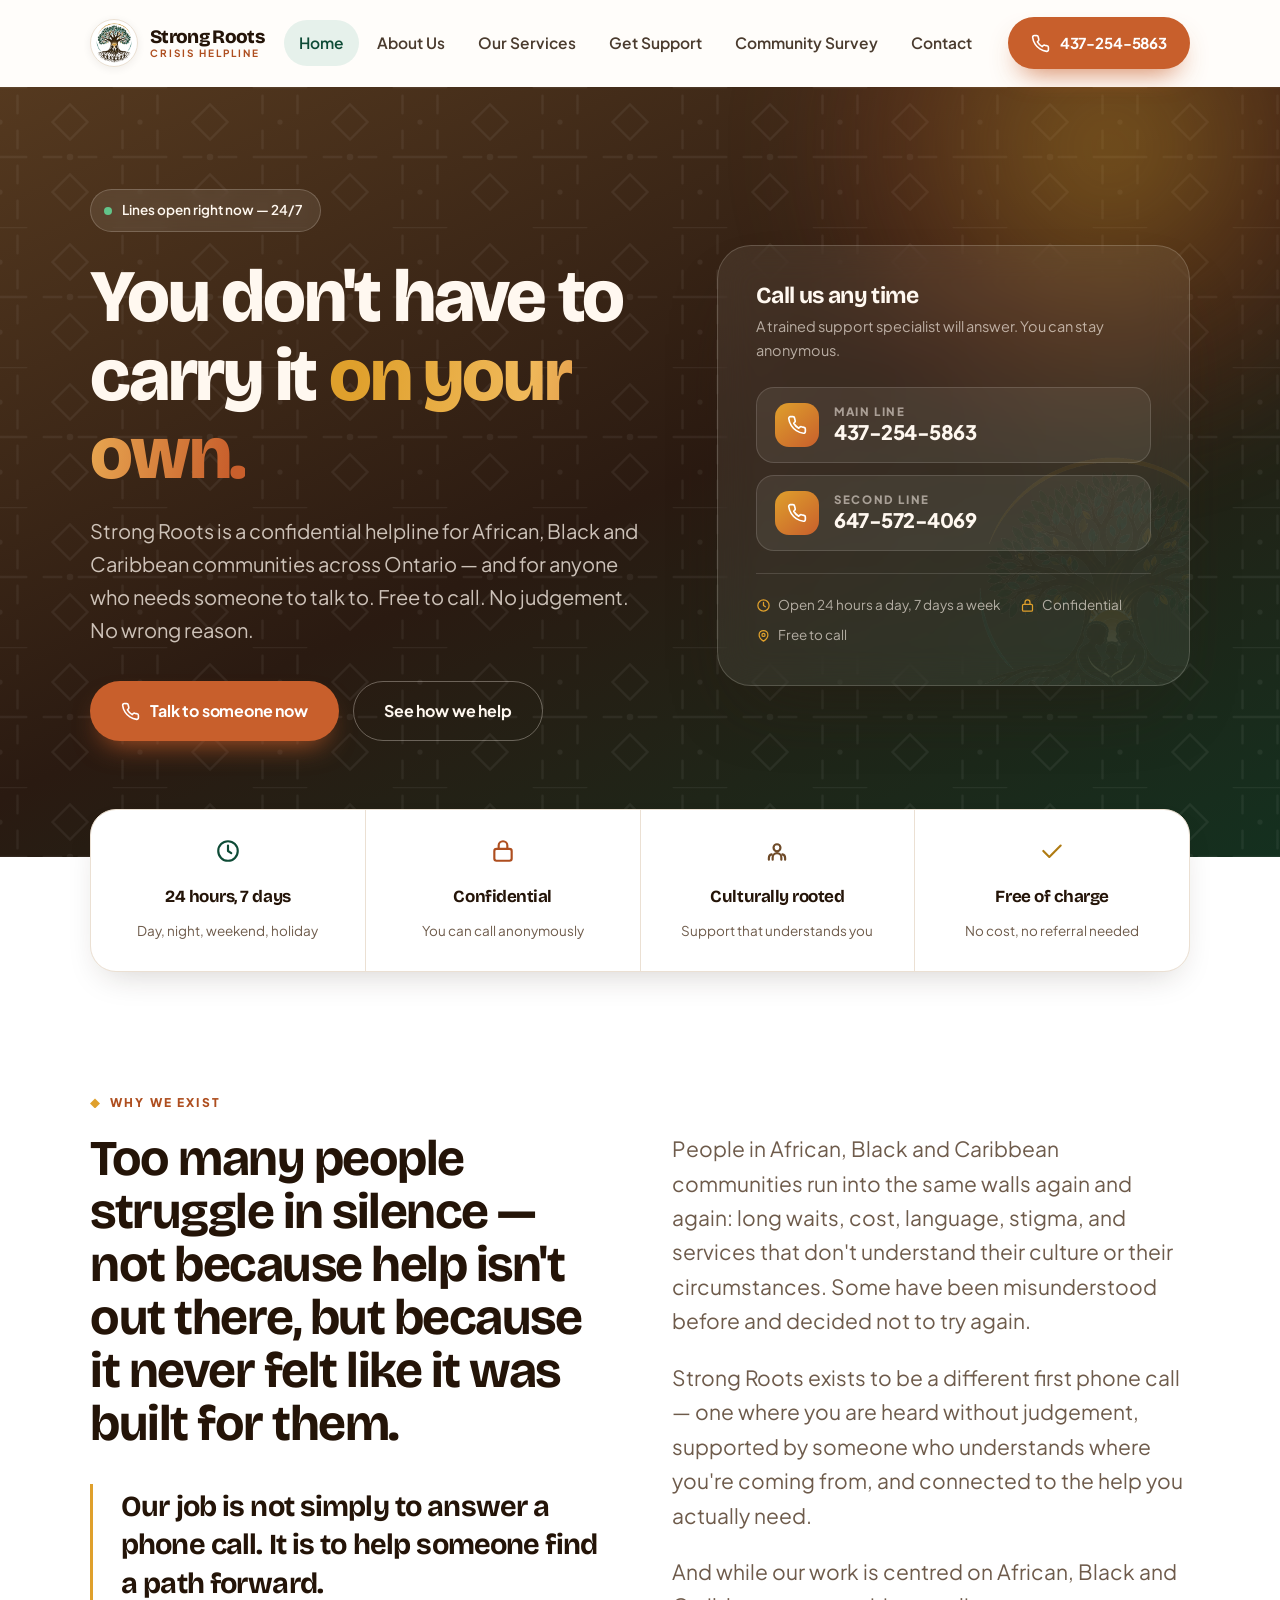
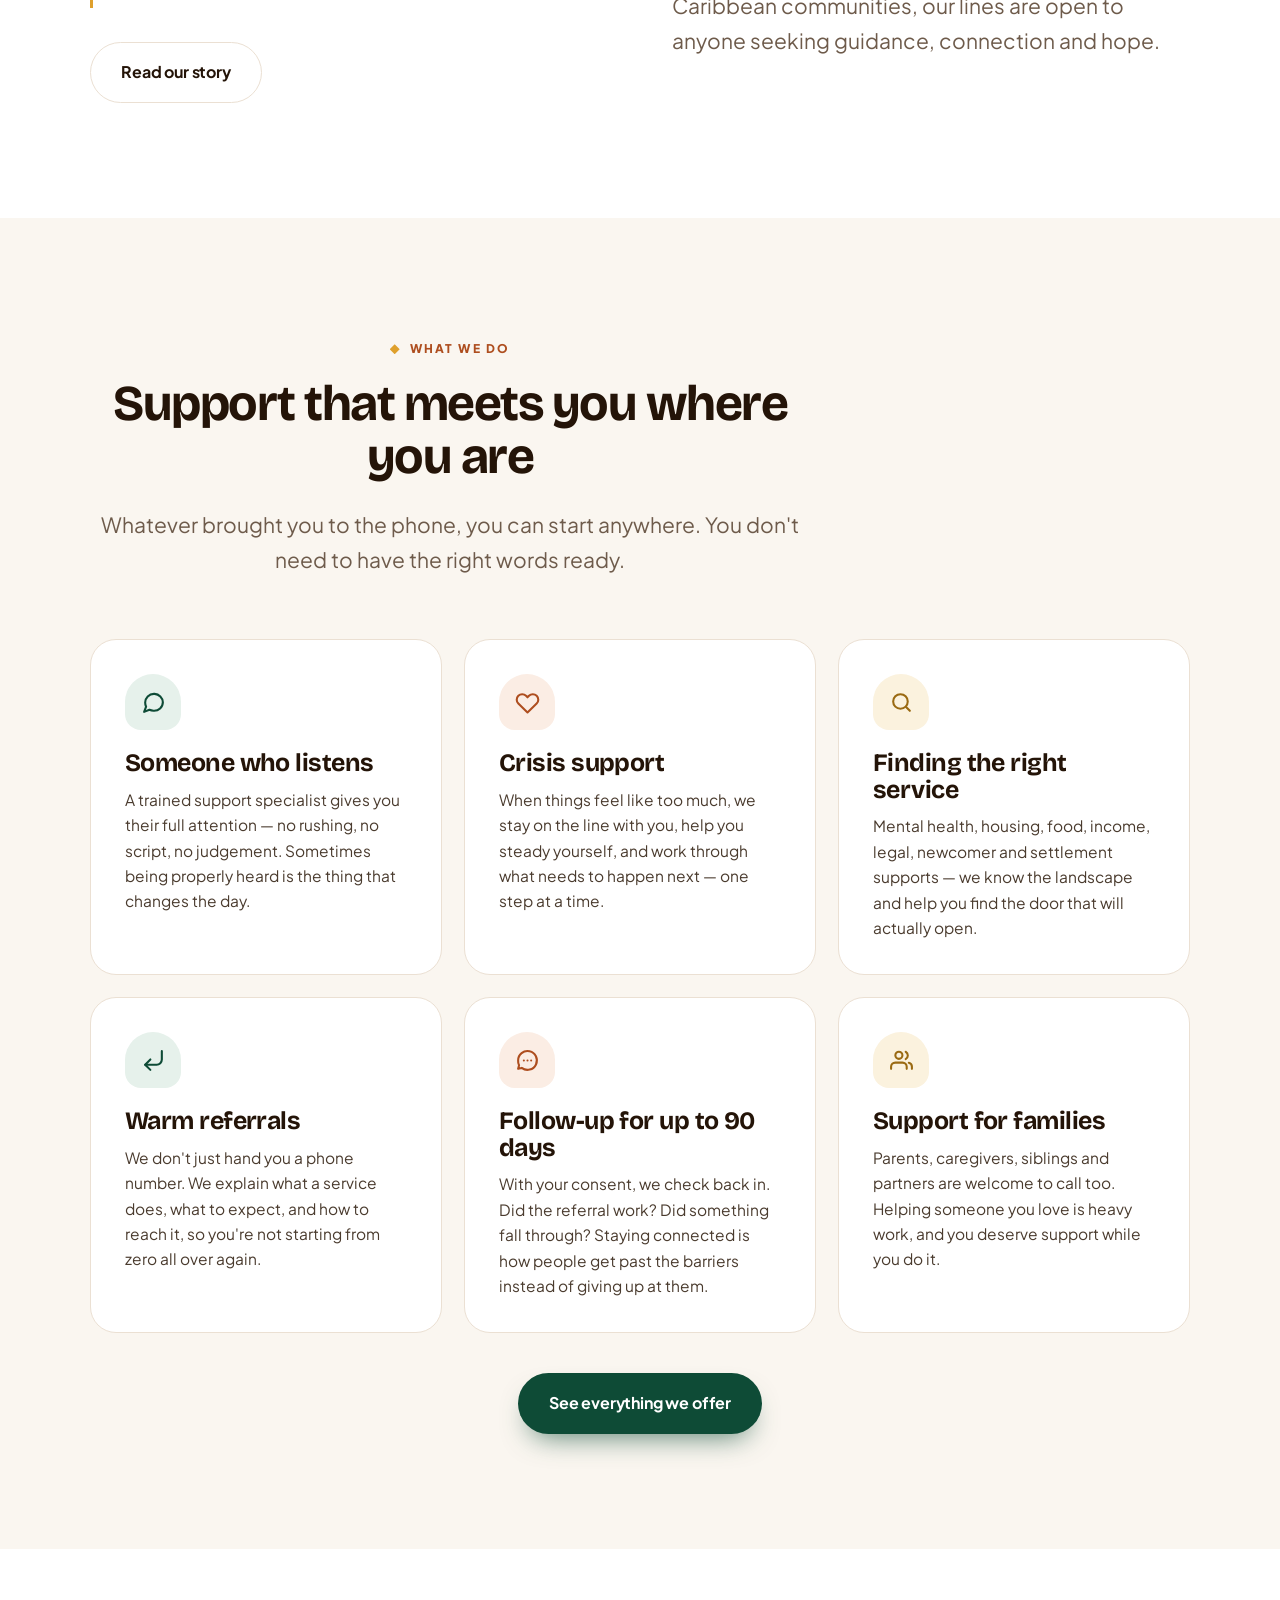
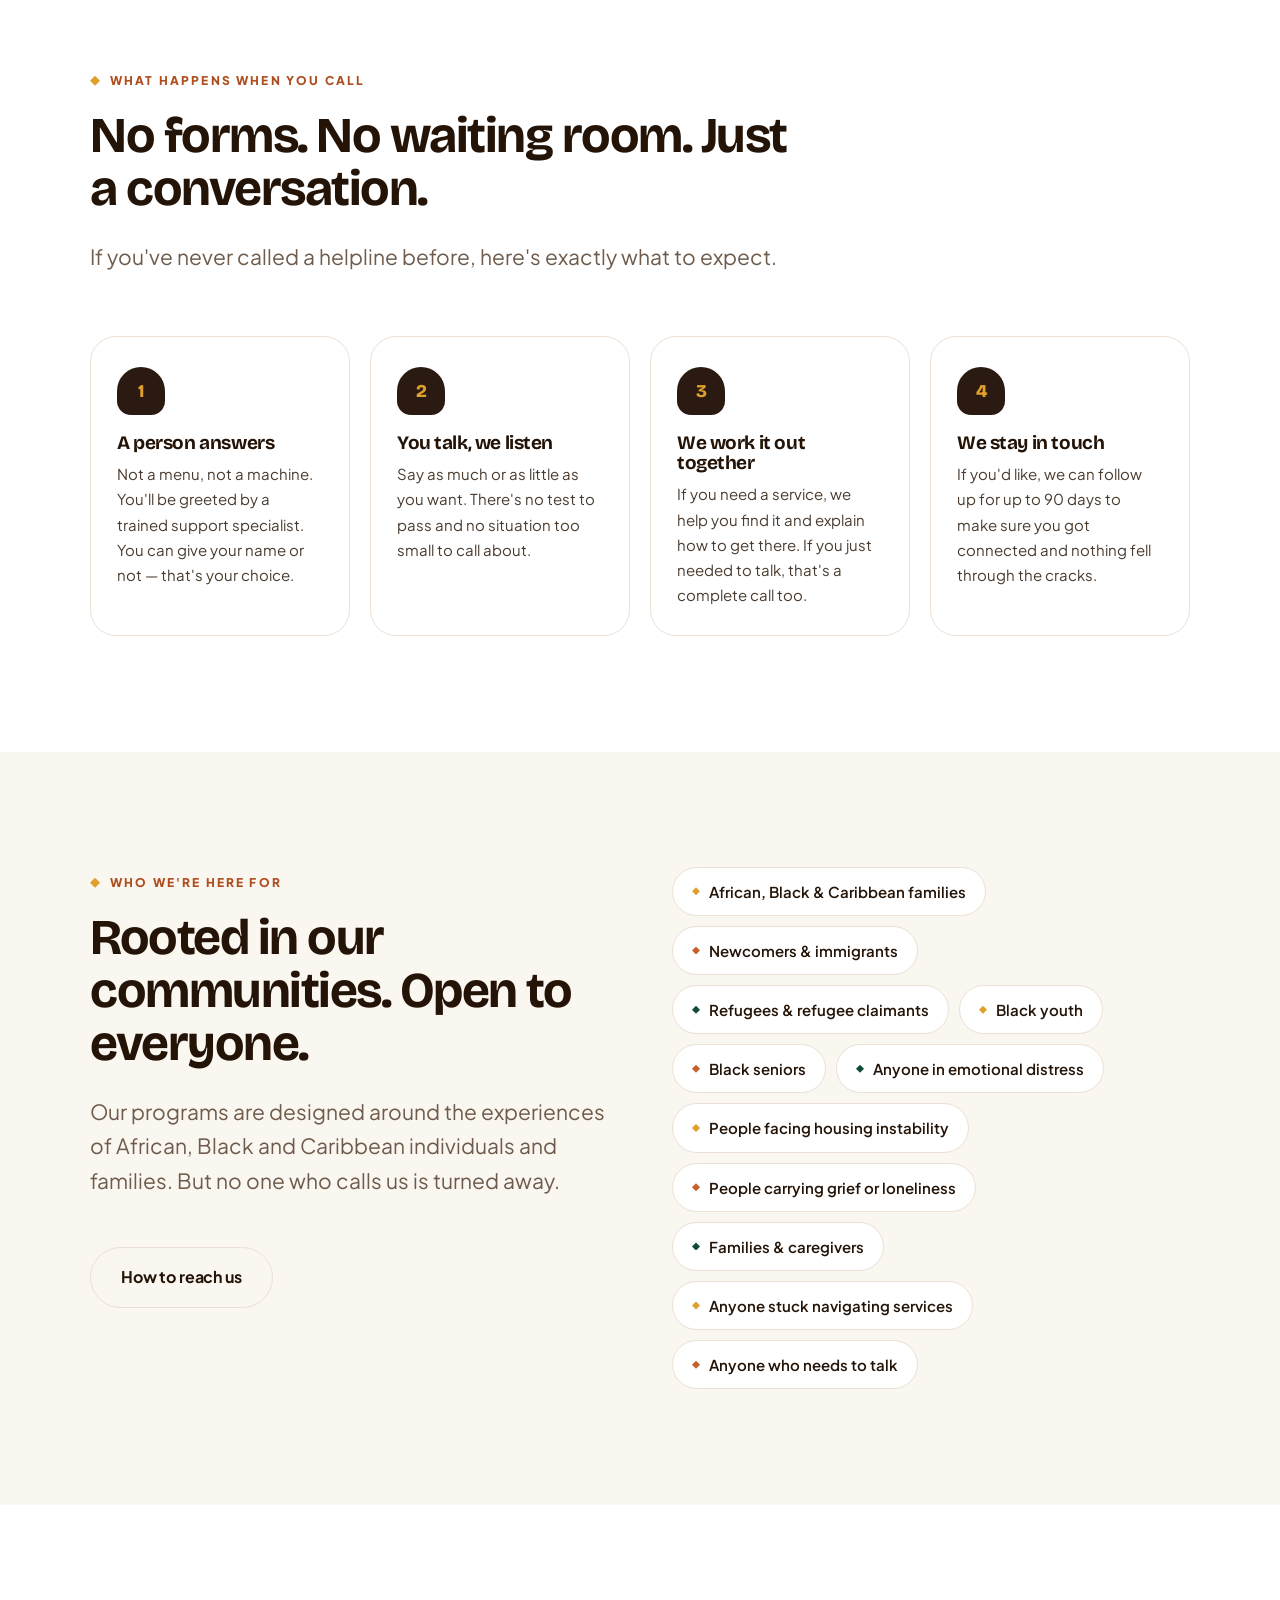
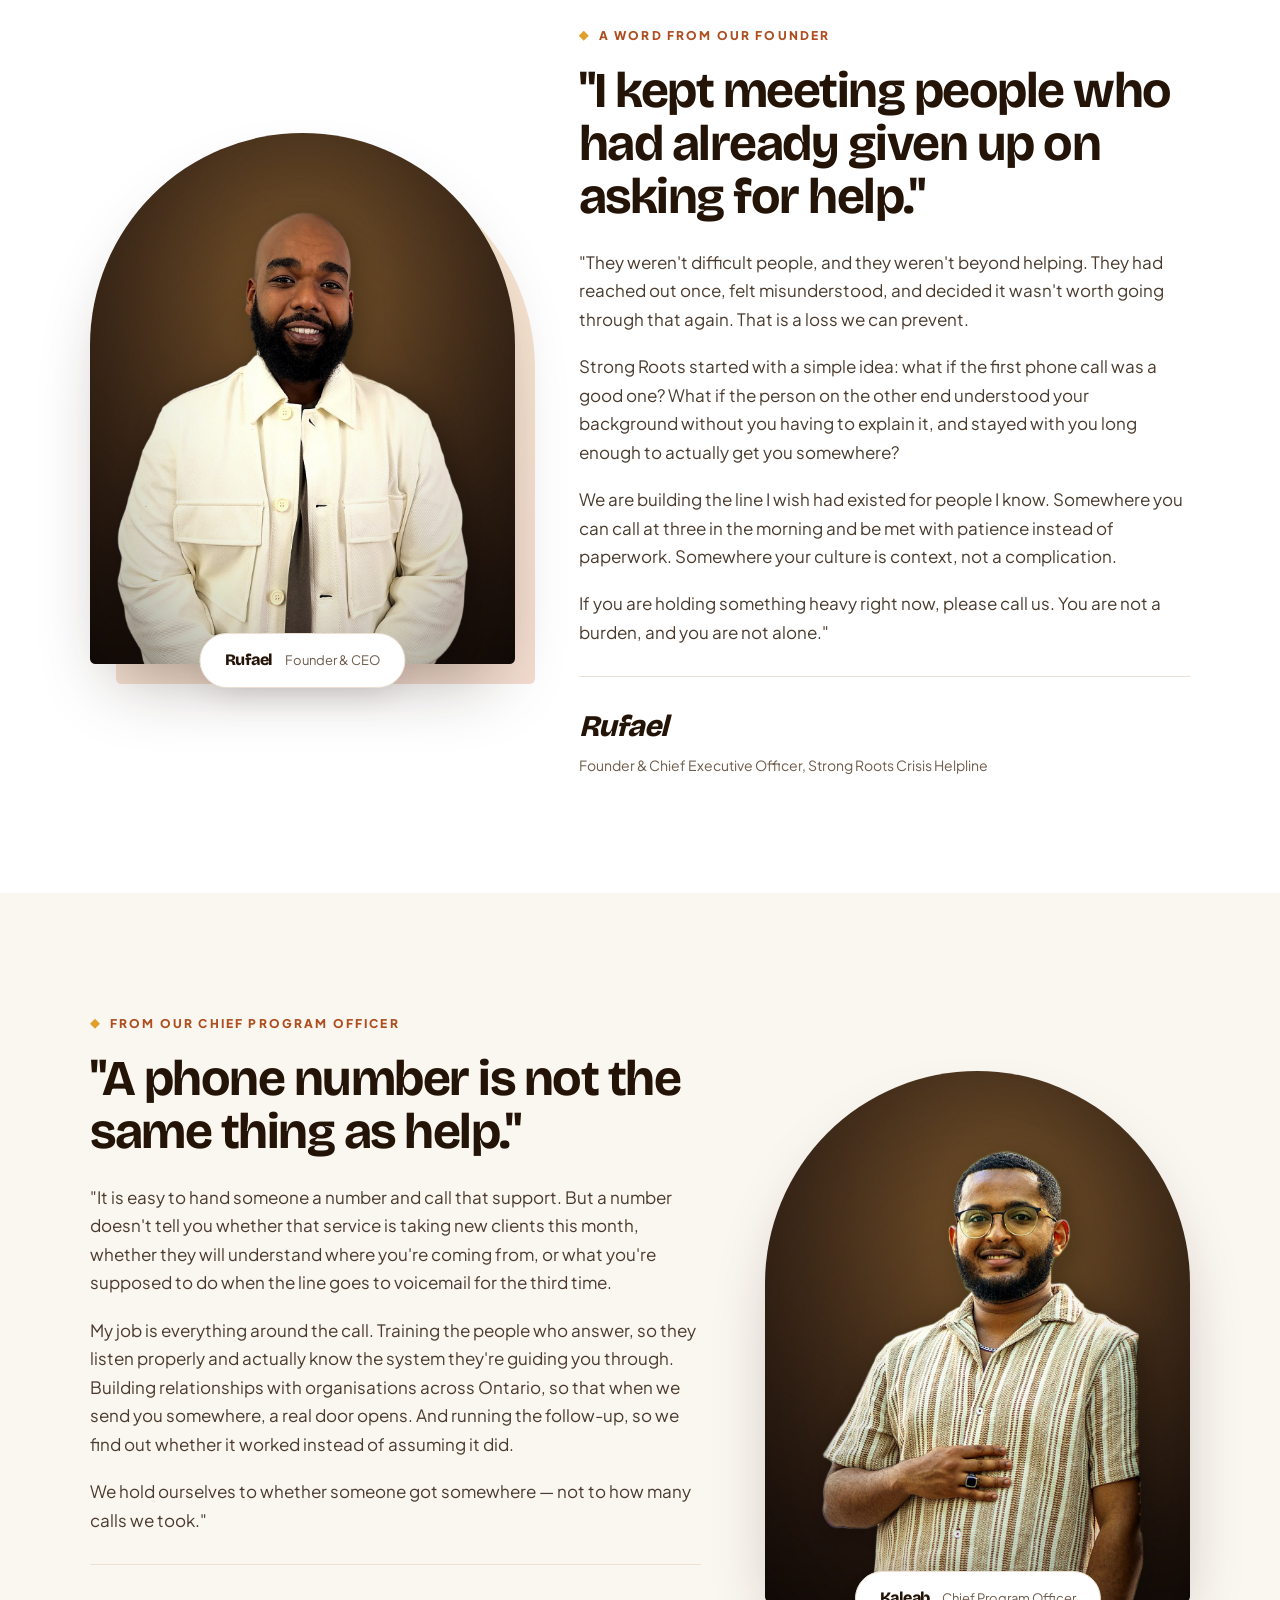
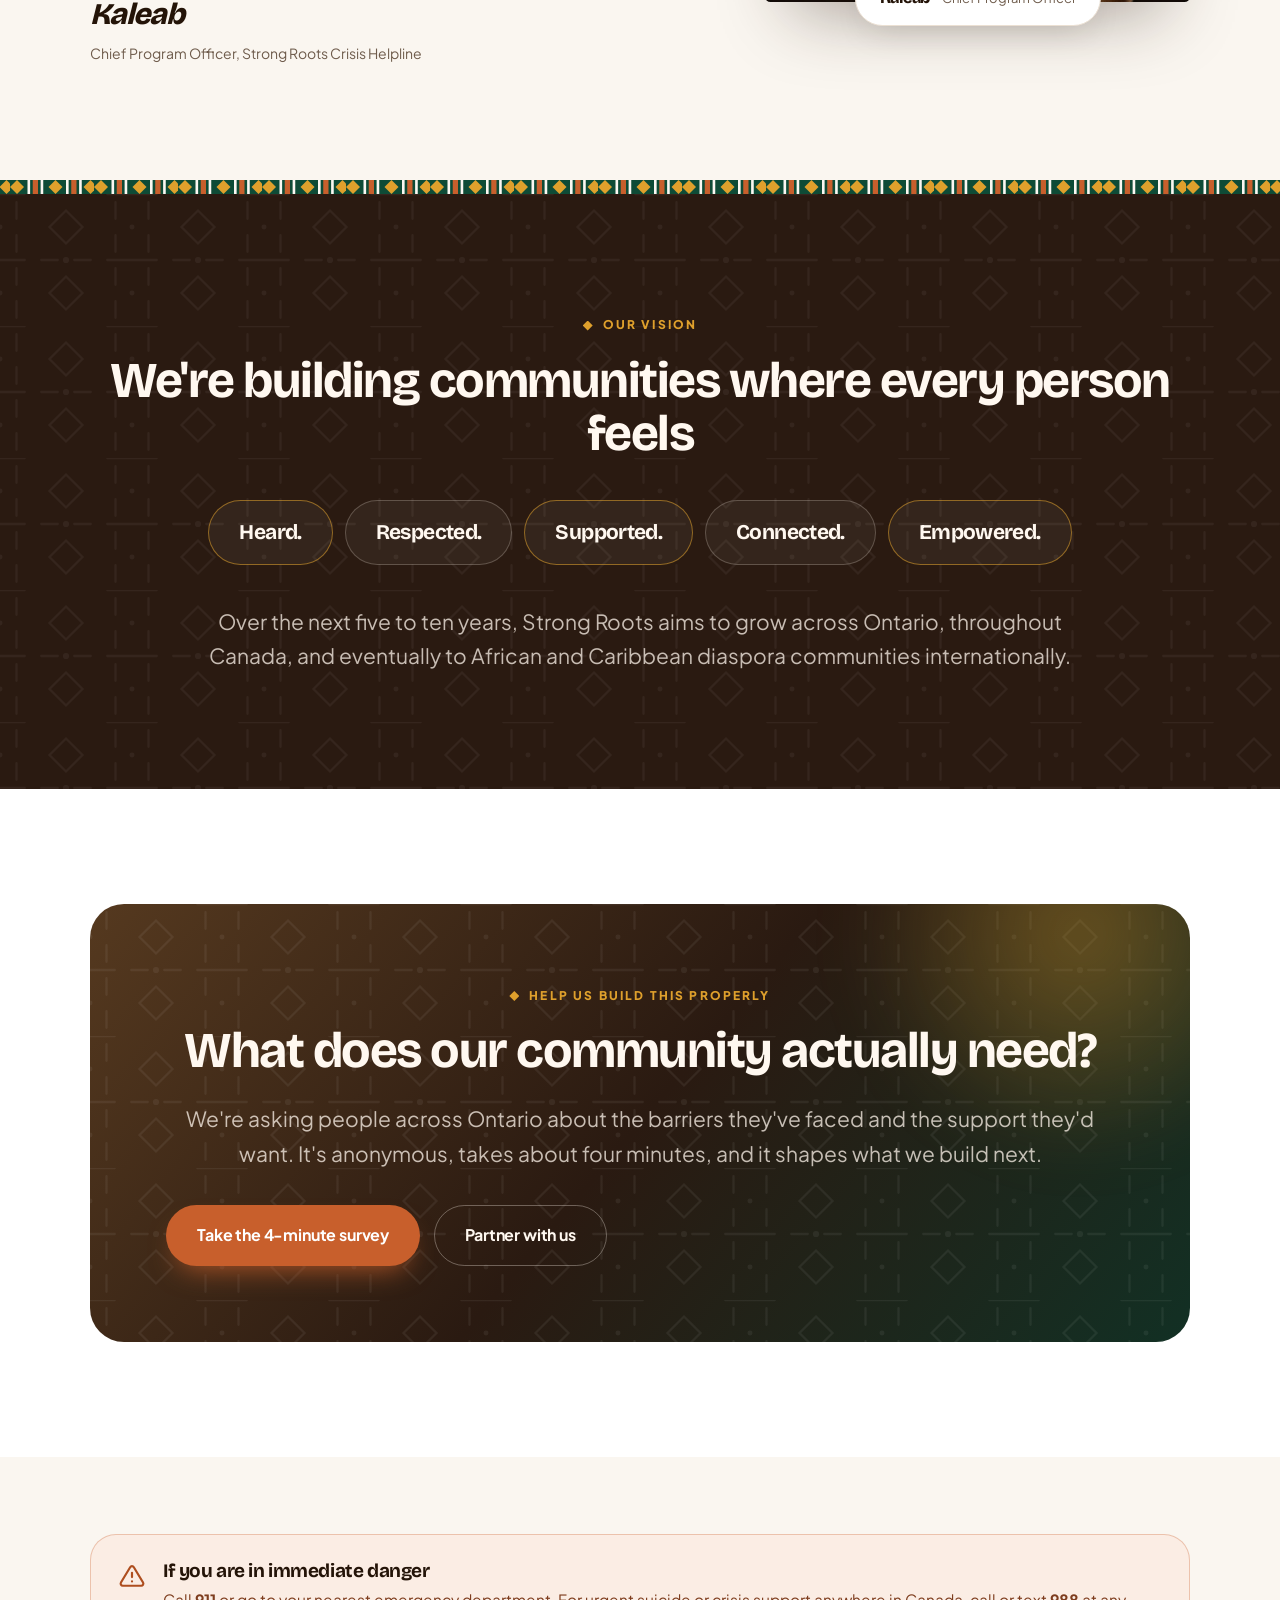
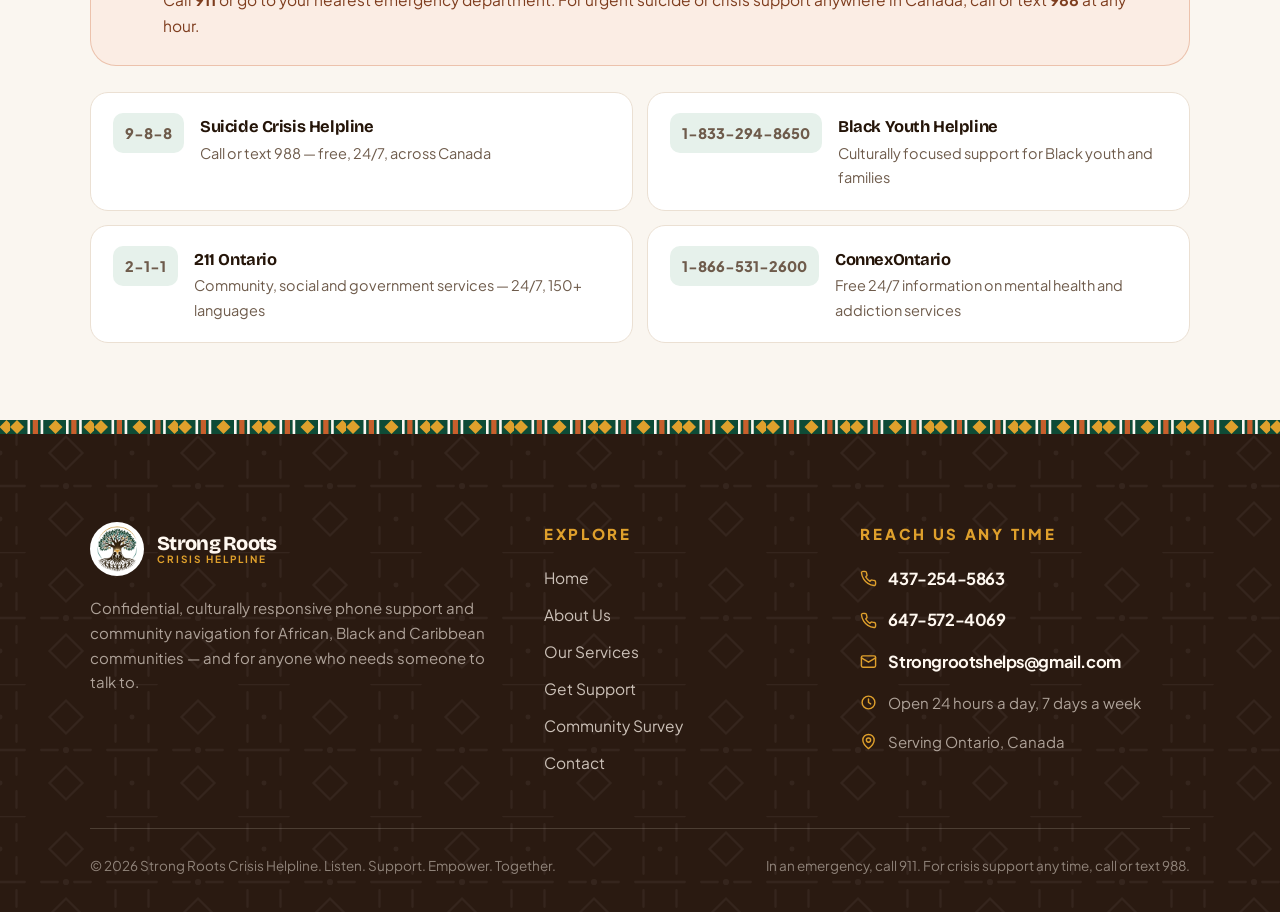
<file: index.html>
<!DOCTYPE html>
<html lang="en">
<head>
<meta charset="utf-8">
<meta name="viewport" content="width=device-width, initial-scale=1">
<title>Strong Roots Crisis Helpline — Someone to talk to, any hour</title>
<meta name="description" content="Free, confidential, culturally responsive crisis support and community navigation for African, Black and Caribbean communities in Ontario — and for anyone who needs someone to talk to. Open 24/7.">
<meta property="og:title" content="Strong Roots Crisis Helpline">
<meta property="og:description" content="Free, confidential, culturally responsive crisis support and community navigation. Open 24 hours a day, 7 days a week.">
<meta property="og:type" content="website">
<meta property="og:image" content="assets/img/logo-mark.png">
<link rel="icon" href="favicon.ico" sizes="any">
<link rel="apple-touch-icon" href="favicon.png">
<link rel="preconnect" href="https://fonts.googleapis.com">
<link rel="preconnect" href="https://fonts.gstatic.com" crossorigin>
<link href="https://fonts.googleapis.com/css2?family=Bricolage+Grotesque:opsz,wdth,wght@12..96,75..100,400..800&family=Plus+Jakarta+Sans:ital,wght@0,400;0,500;0,600;0,700;0,800;1,700&display=swap" rel="stylesheet">
<link rel="stylesheet" href="assets/css/styles.css">
</head>
<body>

<a class="skip-link" href="#main">Skip to content</a>
<header data-site-header></header>

<main id="main">

  <!-- ======================================================== HERO -->
  <section class="hero">
    <div class="wrap">
      <div class="hero-grid">

        <div>
          <span class="pill"><span class="dot"></span> Lines open right now — 24/7</span>
          <h1>You don't have to carry it <span class="accent">on your own.</span></h1>
          <p class="lede">Strong Roots is a confidential helpline for African, Black and Caribbean communities across Ontario — and for anyone who needs someone to talk to. Free to call. No judgement. No wrong reason.</p>
          <div class="btn-row">
            <a class="btn btn-call" href="#call">
              <svg viewBox="0 0 24 24" fill="none" stroke="currentColor" stroke-width="2" stroke-linecap="round" stroke-linejoin="round"><path d="M22 16.9v3a2 2 0 0 1-2.2 2 19.8 19.8 0 0 1-8.6-3.1 19.5 19.5 0 0 1-6-6A19.8 19.8 0 0 1 2.1 4.2 2 2 0 0 1 4.1 2h3a2 2 0 0 1 2 1.7c.1 1 .4 1.9.7 2.8a2 2 0 0 1-.5 2.1L8.1 9.9a16 16 0 0 0 6 6l1.3-1.3a2 2 0 0 1 2.1-.4c.9.3 1.8.6 2.8.7a2 2 0 0 1 1.7 2Z"/></svg>
              Talk to someone now
            </a>
            <a class="btn btn-ghost" href="services.html">See how we help</a>
          </div>
        </div>

        <!-- the phone card. Numbers come from assets/js/site.js -->
        <div class="call-card" id="call">
          <h2>Call us any time</h2>
          <p class="card-sub">A trained support specialist will answer. You can stay anonymous.</p>
          <div class="phone-list" data-phone-list></div>
          <div class="card-foot">
            <span>
              <svg viewBox="0 0 24 24" fill="none" stroke="currentColor" stroke-width="2" stroke-linecap="round" stroke-linejoin="round"><circle cx="12" cy="12" r="9"/><path d="M12 7v5l3 2"/></svg>
              <span data-hours></span>
            </span>
            <span>
              <svg viewBox="0 0 24 24" fill="none" stroke="currentColor" stroke-width="2" stroke-linecap="round" stroke-linejoin="round"><rect x="4" y="10" width="16" height="11" rx="2"/><path d="M8 10V7a4 4 0 0 1 8 0v3"/></svg>
              Confidential
            </span>
            <span>
              <svg viewBox="0 0 24 24" fill="none" stroke="currentColor" stroke-width="2" stroke-linecap="round" stroke-linejoin="round"><path d="M12 21s-7-4.6-7-10a7 7 0 0 1 14 0c0 5.4-7 10-7 10Z"/><circle cx="12" cy="11" r="2.5"/></svg>
              Free to call
            </span>
          </div>
        </div>

      </div>
    </div>
  </section>

  <!-- ======================================================== TRUST STRIP -->
  <div class="wrap">
    <div class="trust">
      <div class="trust-item">
        <svg viewBox="0 0 24 24" fill="none" stroke="currentColor" stroke-width="2" stroke-linecap="round" stroke-linejoin="round"><circle cx="12" cy="12" r="9"/><path d="M12 7v5l3 2"/></svg>
        <strong>24 hours, 7 days</strong><span>Day, night, weekend, holiday</span>
      </div>
      <div class="trust-item">
        <svg viewBox="0 0 24 24" fill="none" stroke="currentColor" stroke-width="2" stroke-linecap="round" stroke-linejoin="round"><rect x="4" y="10" width="16" height="11" rx="2"/><path d="M8 10V7a4 4 0 0 1 8 0v3"/></svg>
        <strong>Confidential</strong><span>You can call anonymously</span>
      </div>
      <div class="trust-item">
        <svg viewBox="0 0 24 24" fill="none" stroke="currentColor" stroke-width="2" stroke-linecap="round" stroke-linejoin="round"><path d="M16 20v-2a4 4 0 0 0-8 0v2"/><circle cx="12" cy="9" r="3.2"/><path d="M4.5 20v-1.6a3.4 3.4 0 0 1 2.6-3.3M19.5 20v-1.6a3.4 3.4 0 0 0-2.6-3.3"/></svg>
        <strong>Culturally rooted</strong><span>Support that understands you</span>
      </div>
      <div class="trust-item">
        <svg viewBox="0 0 24 24" fill="none" stroke="currentColor" stroke-width="2" stroke-linecap="round" stroke-linejoin="round"><path d="M20 7 9.5 17.5 4 12"/></svg>
        <strong>Free of charge</strong><span>No cost, no referral needed</span>
      </div>
    </div>
  </div>

  <!-- ======================================================== MISSION -->
  <section class="pad">
    <div class="wrap">
      <div class="grid grid-2" style="align-items:center;gap:clamp(38px,5vw,70px)">
        <div class="reveal">
          <span class="eyebrow">Why we exist</span>
          <h2>Too many people struggle in silence — not because help isn't out there, but because it never felt like it was built for them.</h2>
          <div class="quote">
            <p>Our job is not simply to answer a phone call. It is to help someone find a path forward.</p>
          </div>
          <a class="btn btn-ghost" href="about.html">Read our story</a>
        </div>
        <div class="reveal">
          <p class="lede" style="margin-bottom:22px">People in African, Black and Caribbean communities run into the same walls again and again: long waits, cost, language, stigma, and services that don't understand their culture or their circumstances. Some have been misunderstood before and decided not to try again.</p>
          <p class="lede" style="margin-bottom:22px">Strong Roots exists to be a different first phone call — one where you are heard without judgement, supported by someone who understands where you're coming from, and connected to the help you actually need.</p>
          <p class="lede">And while our work is centred on African, Black and Caribbean communities, our lines are open to anyone seeking guidance, connection and hope.</p>
        </div>
      </div>
    </div>
  </section>

  <!-- ======================================================== SERVICES -->
  <section class="pad bg-surface">
    <div class="wrap">
      <div class="section-head center reveal">
        <span class="eyebrow">What we do</span>
        <h2>Support that meets you where you are</h2>
        <p class="lede">Whatever brought you to the phone, you can start anywhere. You don't need to have the right words ready.</p>
      </div>

      <div class="grid grid-3">
        <div class="card reveal">
          <div class="card-icon"><svg viewBox="0 0 24 24" fill="none" stroke="currentColor" stroke-width="2" stroke-linecap="round" stroke-linejoin="round"><path d="M21 11.5a8.4 8.4 0 0 1-9 8.4 9.1 9.1 0 0 1-3.9-.9L3 21l1.9-5a8.3 8.3 0 0 1-.9-3.9 8.4 8.4 0 0 1 8.4-8.4h.6a8.4 8.4 0 0 1 8 8v.3Z"/></svg></div>
          <h3>Someone who listens</h3>
          <p>A trained support specialist gives you their full attention — no rushing, no script, no judgement. Sometimes being properly heard is the thing that changes the day.</p>
        </div>

        <div class="card reveal">
          <div class="card-icon"><svg viewBox="0 0 24 24" fill="none" stroke="currentColor" stroke-width="2" stroke-linecap="round" stroke-linejoin="round"><path d="M20.8 5.6a5.2 5.2 0 0 0-7.4 0L12 7l-1.4-1.4a5.2 5.2 0 1 0-7.4 7.4L12 21.5l8.8-8.5a5.2 5.2 0 0 0 0-7.4Z"/></svg></div>
          <h3>Crisis support</h3>
          <p>When things feel like too much, we stay on the line with you, help you steady yourself, and work through what needs to happen next — one step at a time.</p>
        </div>

        <div class="card reveal">
          <div class="card-icon"><svg viewBox="0 0 24 24" fill="none" stroke="currentColor" stroke-width="2" stroke-linecap="round" stroke-linejoin="round"><circle cx="11" cy="11" r="7"/><path d="m20 20-3.6-3.6"/></svg></div>
          <h3>Finding the right service</h3>
          <p>Mental health, housing, food, income, legal, newcomer and settlement supports — we know the landscape and help you find the door that will actually open.</p>
        </div>

        <div class="card reveal">
          <div class="card-icon"><svg viewBox="0 0 24 24" fill="none" stroke="currentColor" stroke-width="2" stroke-linecap="round" stroke-linejoin="round"><path d="M9 11 4 16l5 5"/><path d="M4 16h11a5 5 0 0 0 5-5V3"/></svg></div>
          <h3>Warm referrals</h3>
          <p>We don't just hand you a phone number. We explain what a service does, what to expect, and how to reach it, so you're not starting from zero all over again.</p>
        </div>

        <div class="card reveal">
          <div class="card-icon"><svg viewBox="0 0 24 24" fill="none" stroke="currentColor" stroke-width="2" stroke-linecap="round" stroke-linejoin="round"><path d="M3 12a9 9 0 1 1 3.5 7.1L3 20l.9-3.4A8.9 8.9 0 0 1 3 12Z"/><path d="M8.5 12h.01M12 12h.01M15.5 12h.01"/></svg></div>
          <h3>Follow-up for up to 90 days</h3>
          <p>With your consent, we check back in. Did the referral work? Did something fall through? Staying connected is how people get past the barriers instead of giving up at them.</p>
        </div>

        <div class="card reveal">
          <div class="card-icon"><svg viewBox="0 0 24 24" fill="none" stroke="currentColor" stroke-width="2" stroke-linecap="round" stroke-linejoin="round"><path d="M17 20v-2a4 4 0 0 0-4-4H6a4 4 0 0 0-4 4v2"/><circle cx="9.5" cy="7" r="3.4"/><path d="M22 20v-2a4 4 0 0 0-3-3.9M16 3.6a4 4 0 0 1 0 7"/></svg></div>
          <h3>Support for families</h3>
          <p>Parents, caregivers, siblings and partners are welcome to call too. Helping someone you love is heavy work, and you deserve support while you do it.</p>
        </div>
      </div>

      <div class="center" style="margin-top:40px">
        <a class="btn btn-primary" href="services.html">See everything we offer</a>
      </div>
    </div>
  </section>

  <!-- ======================================================== HOW A CALL WORKS -->
  <section class="pad">
    <div class="wrap">
      <div class="section-head reveal">
        <span class="eyebrow">What happens when you call</span>
        <h2>No forms. No waiting room. Just a conversation.</h2>
        <p class="lede">If you've never called a helpline before, here's exactly what to expect.</p>
      </div>

      <div class="steps">
        <div class="step reveal">
          <div class="step-num">1</div>
          <h3>A person answers</h3>
          <p>Not a menu, not a machine. You'll be greeted by a trained support specialist. You can give your name or not — that's your choice.</p>
        </div>
        <div class="step reveal">
          <div class="step-num">2</div>
          <h3>You talk, we listen</h3>
          <p>Say as much or as little as you want. There's no test to pass and no situation too small to call about.</p>
        </div>
        <div class="step reveal">
          <div class="step-num">3</div>
          <h3>We work it out together</h3>
          <p>If you need a service, we help you find it and explain how to get there. If you just needed to talk, that's a complete call too.</p>
        </div>
        <div class="step reveal">
          <div class="step-num">4</div>
          <h3>We stay in touch</h3>
          <p>If you'd like, we can follow up for up to 90 days to make sure you got connected and nothing fell through the cracks.</p>
        </div>
      </div>
    </div>
  </section>

  <!-- ======================================================== WHO WE SERVE -->
  <section class="pad bg-surface">
    <div class="wrap">
      <div class="grid grid-2" style="gap:clamp(38px,5vw,64px);align-items:start">
        <div class="reveal">
          <span class="eyebrow">Who we're here for</span>
          <h2>Rooted in our communities. Open to everyone.</h2>
          <p class="lede">Our programs are designed around the experiences of African, Black and Caribbean individuals and families. But no one who calls us is turned away.</p>
          <a class="btn btn-ghost" href="get-help.html" style="margin-top:26px">How to reach us</a>
        </div>
        <div class="chips reveal">
          <span class="chip">African, Black &amp; Caribbean families</span>
          <span class="chip">Newcomers &amp; immigrants</span>
          <span class="chip">Refugees &amp; refugee claimants</span>
          <span class="chip">Black youth</span>
          <span class="chip">Black seniors</span>
          <span class="chip">Anyone in emotional distress</span>
          <span class="chip">People facing housing instability</span>
          <span class="chip">People carrying grief or loneliness</span>
          <span class="chip">Families &amp; caregivers</span>
          <span class="chip">Anyone stuck navigating services</span>
          <span class="chip">Anyone who needs to talk</span>
        </div>
      </div>
    </div>
  </section>

  <!-- ======================================================== FOUNDER -->
  <section class="pad">
    <div class="wrap">
      <div class="founder">
        <div class="founder-photo reveal">
          <img src="assets/img/rufael-portrait.jpg"
               alt="Rufael, Founder and Chief Executive Officer of Strong Roots Crisis Helpline"
               width="1200" height="1500" loading="lazy">
          <div class="founder-badge">
            <strong>Rufael</strong><span>Founder &amp; CEO</span>
          </div>
        </div>

        <div class="reveal">
          <span class="eyebrow">A word from our founder</span>
          <h2>"I kept meeting people who had already given up on asking for help."</h2>
          <p>"They weren't difficult people, and they weren't beyond helping. They had reached out once, felt misunderstood, and decided it wasn't worth going through that again. That is a loss we can prevent.</p>
          <p>Strong Roots started with a simple idea: what if the first phone call was a good one? What if the person on the other end understood your background without you having to explain it, and stayed with you long enough to actually get you somewhere?</p>
          <p>We are building the line I wish had existed for people I know. Somewhere you can call at three in the morning and be met with patience instead of paperwork. Somewhere your culture is context, not a complication.</p>
          <p>If you are holding something heavy right now, please call us. You are not a burden, and you are not alone."</p>

          <div class="signature">
            <div class="sig-name">Rufael</div>
            <div class="sig-role">Founder &amp; Chief Executive Officer, Strong Roots Crisis Helpline</div>
          </div>
        </div>
      </div>
    </div>
  </section>

  <!-- ======================================================== CHIEF PROGRAM OFFICER -->
  <section class="pad bg-surface">
    <div class="wrap">
      <div class="founder is-reverse">

        <div class="reveal">
          <span class="eyebrow">From our Chief Program Officer</span>
          <h2>"A phone number is not the same thing as help."</h2>
          <p>"It is easy to hand someone a number and call that support. But a number doesn't tell you whether that service is taking new clients this month, whether they will understand where you're coming from, or what you're supposed to do when the line goes to voicemail for the third time.</p>
          <p>My job is everything around the call. Training the people who answer, so they listen properly and actually know the system they're guiding you through. Building relationships with organisations across Ontario, so that when we send you somewhere, a real door opens. And running the follow-up, so we find out whether it worked instead of assuming it did.</p>
          <p>We hold ourselves to whether someone got somewhere — not to how many calls we took."</p>

          <div class="signature">
            <div class="sig-name">Kaleab</div>
            <div class="sig-role">Chief Program Officer, Strong Roots Crisis Helpline</div>
          </div>
        </div>

        <div class="founder-photo reveal">
          <img src="assets/img/kaleab-portrait.jpg"
               alt="Kaleab, Chief Program Officer of Strong Roots Crisis Helpline"
               width="1200" height="1500" loading="lazy">
          <div class="founder-badge">
            <strong>Kaleab</strong><span>Chief Program Officer</span>
          </div>
        </div>

      </div>
    </div>
  </section>

  <!-- ======================================================== VISION WORDS -->
  <div class="pattern-band"></div>
  <section class="pad bg-dark">
    <div class="wrap center">
      <span class="eyebrow">Our vision</span>
      <h2>We're building communities where every person feels</h2>
      <div class="words">
        <span class="word">Heard.</span>
        <span class="word">Respected.</span>
        <span class="word">Supported.</span>
        <span class="word">Connected.</span>
        <span class="word">Empowered.</span>
      </div>
      <p class="lede center" style="margin:40px auto 0">Over the next five to ten years, Strong Roots aims to grow across Ontario, throughout Canada, and eventually to African and Caribbean diaspora communities internationally.</p>
    </div>
  </section>

  <!-- ======================================================== SURVEY CTA -->
  <section class="pad">
    <div class="wrap">
      <div class="cta-band reveal">
        <span class="eyebrow">Help us build this properly</span>
        <h2>What does our community actually need?</h2>
        <p class="lede center" style="margin:0 auto">We're asking people across Ontario about the barriers they've faced and the support they'd want. It's anonymous, takes about four minutes, and it shapes what we build next.</p>
        <div class="btn-row center">
          <a class="btn btn-call" href="survey.html">Take the 4-minute survey</a>
          <a class="btn btn-ghost" href="contact.html">Partner with us</a>
        </div>
      </div>
    </div>
  </section>

  <!-- ======================================================== EMERGENCY -->
  <section class="pad-sm bg-surface">
    <div class="wrap">
      <div class="alert reveal">
        <svg viewBox="0 0 24 24" fill="none" stroke="currentColor" stroke-width="2" stroke-linecap="round" stroke-linejoin="round"><path d="M12 9v4"/><path d="M12 17h.01"/><path d="M10.3 3.9 1.8 18a2 2 0 0 0 1.7 3h17a2 2 0 0 0 1.7-3L13.7 3.9a2 2 0 0 0-3.4 0Z"/></svg>
        <div>
          <h3>If you are in immediate danger</h3>
          <p>Call <strong>911</strong> or go to your nearest emergency department. For urgent suicide or crisis support anywhere in Canada, call or text <strong>988</strong> at any hour.</p>
        </div>
      </div>
      <div class="resource-list reveal" data-resources></div>
    </div>
  </section>

</main>

<footer data-site-footer></footer>
<script src="assets/js/site.js"></script>
</body>
</html>
</file>
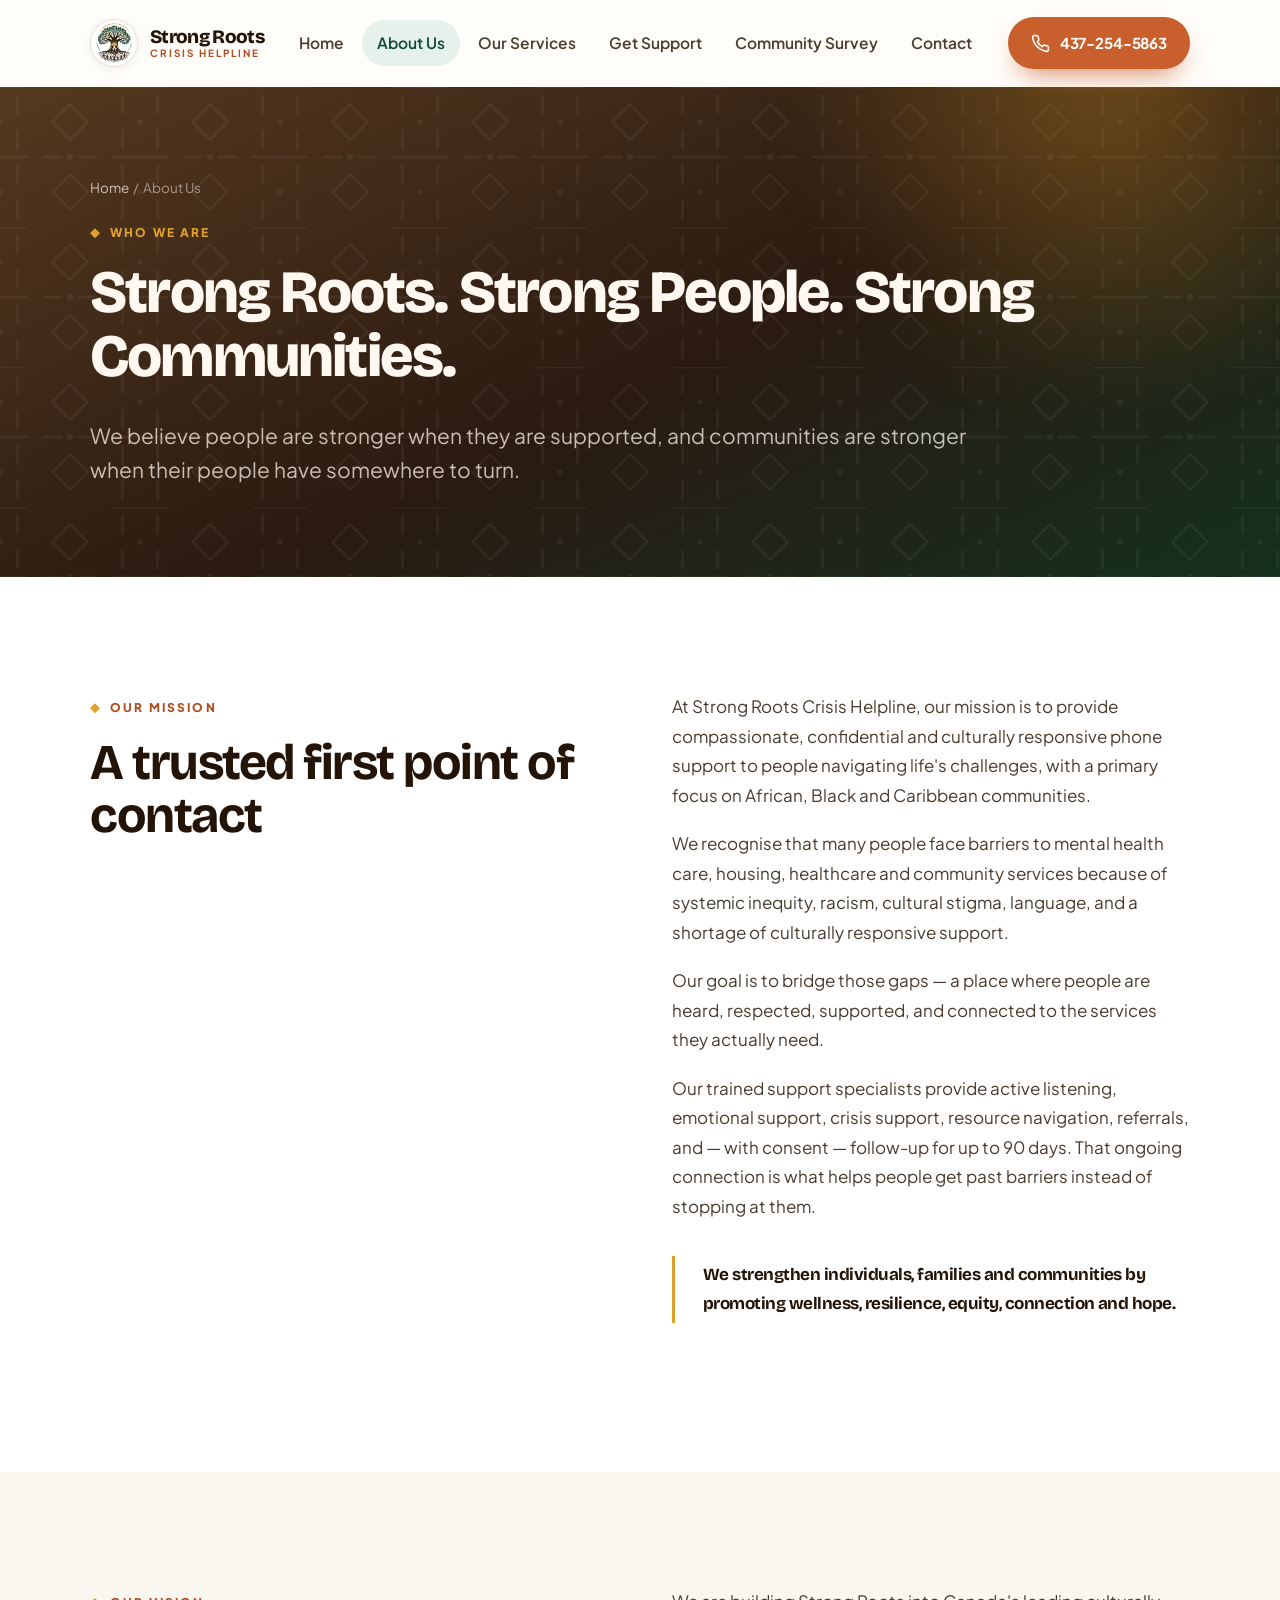
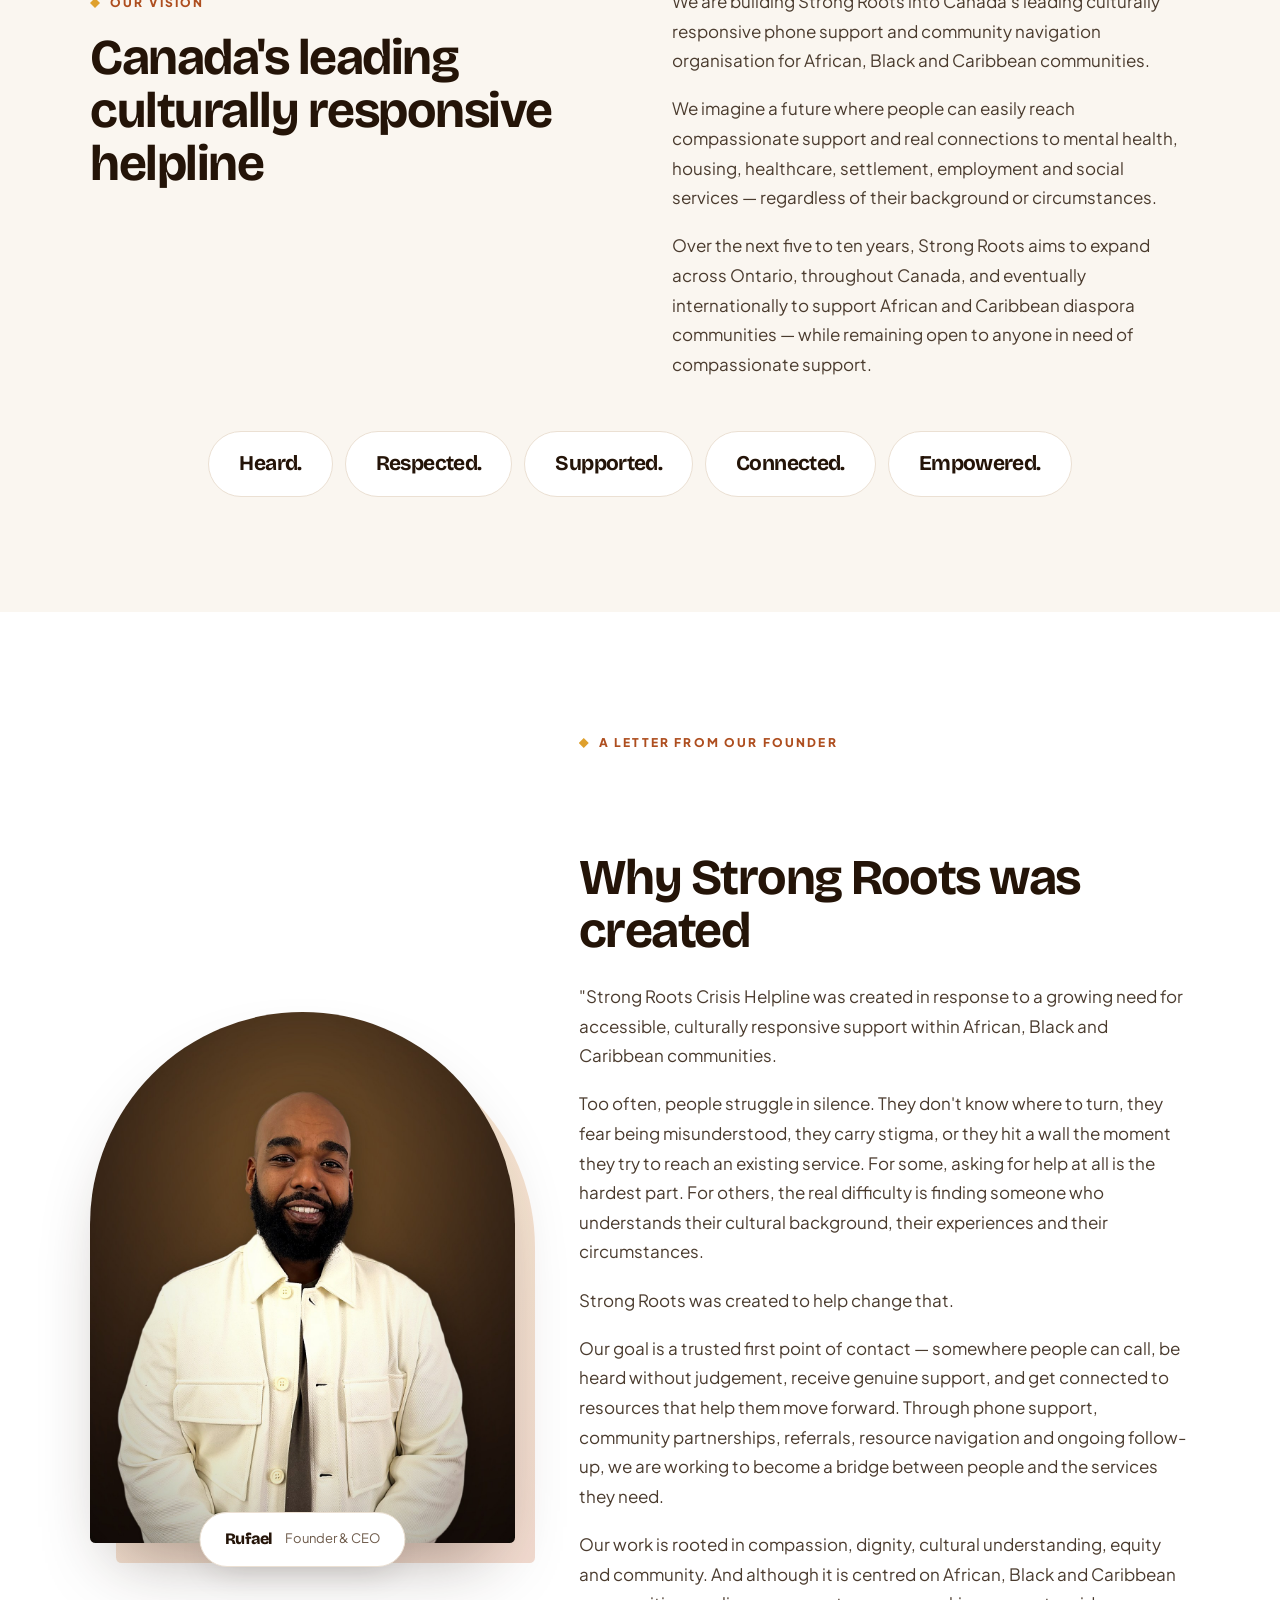
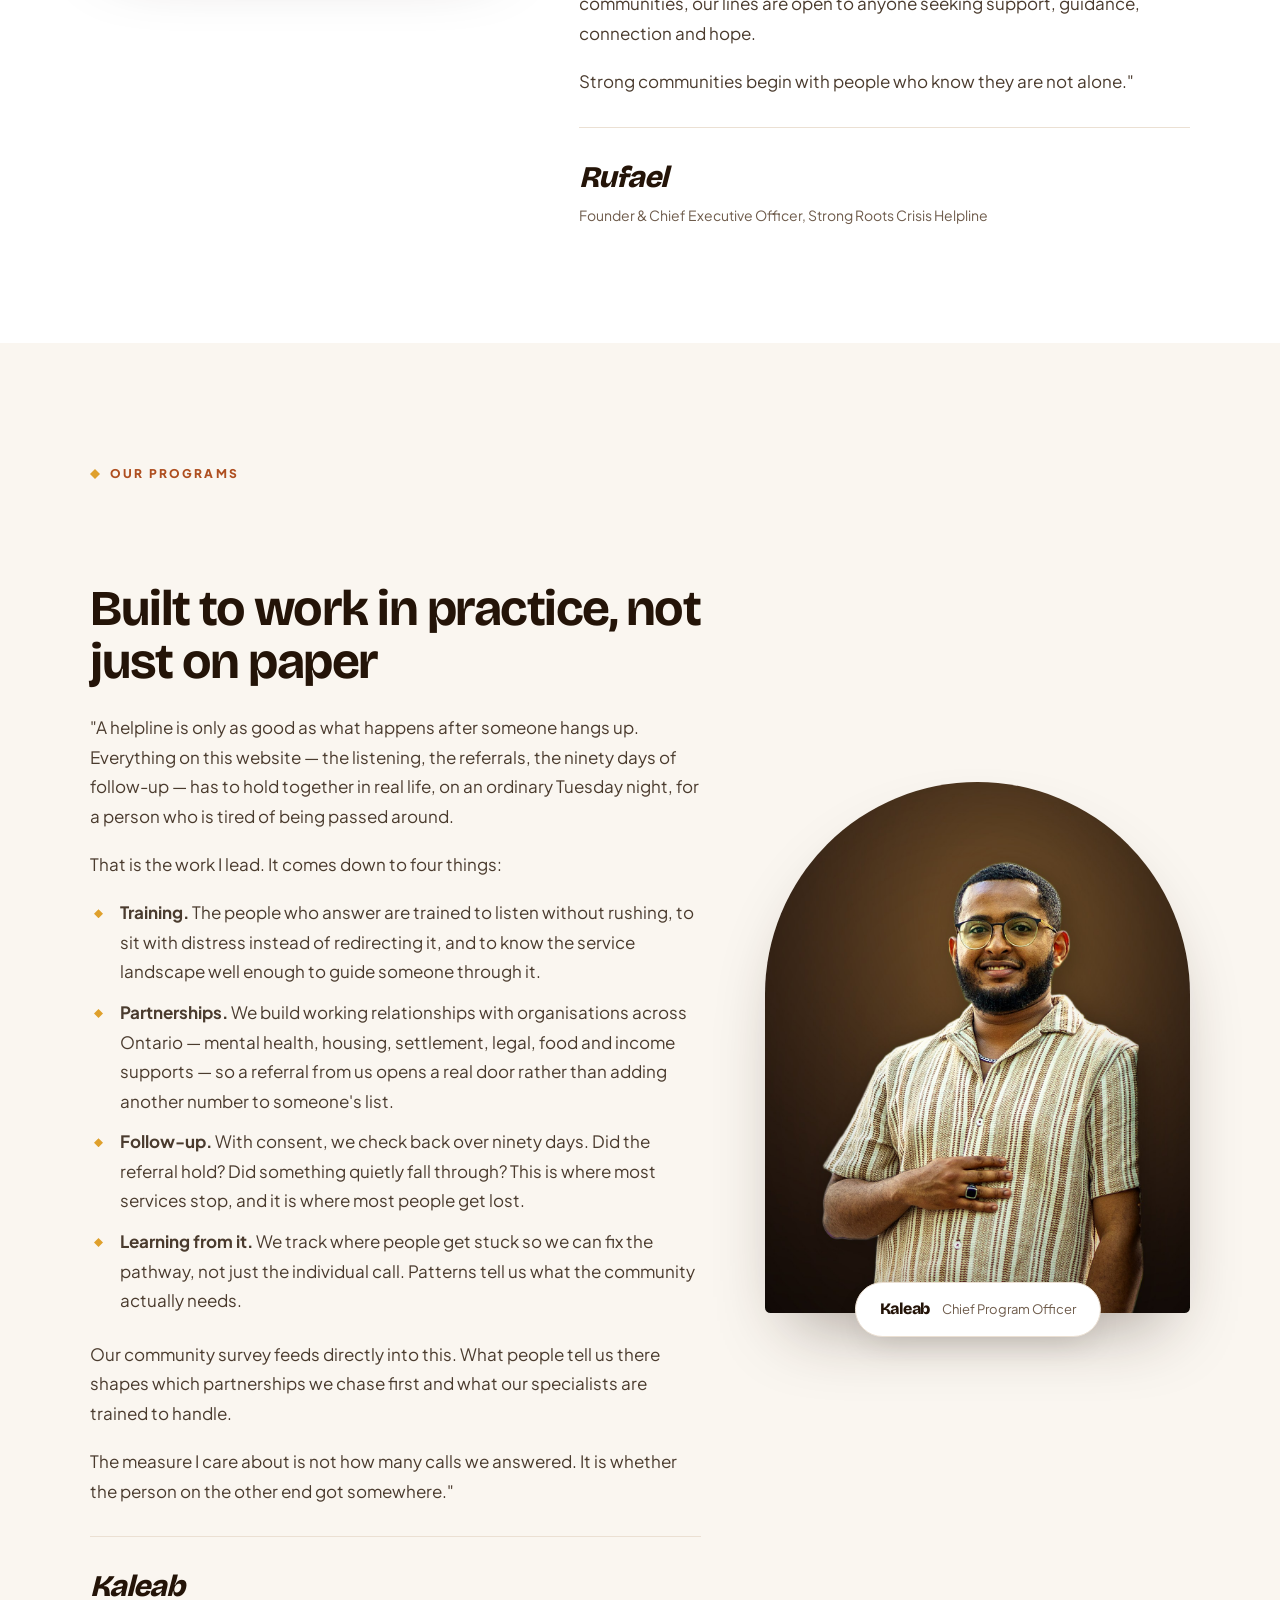
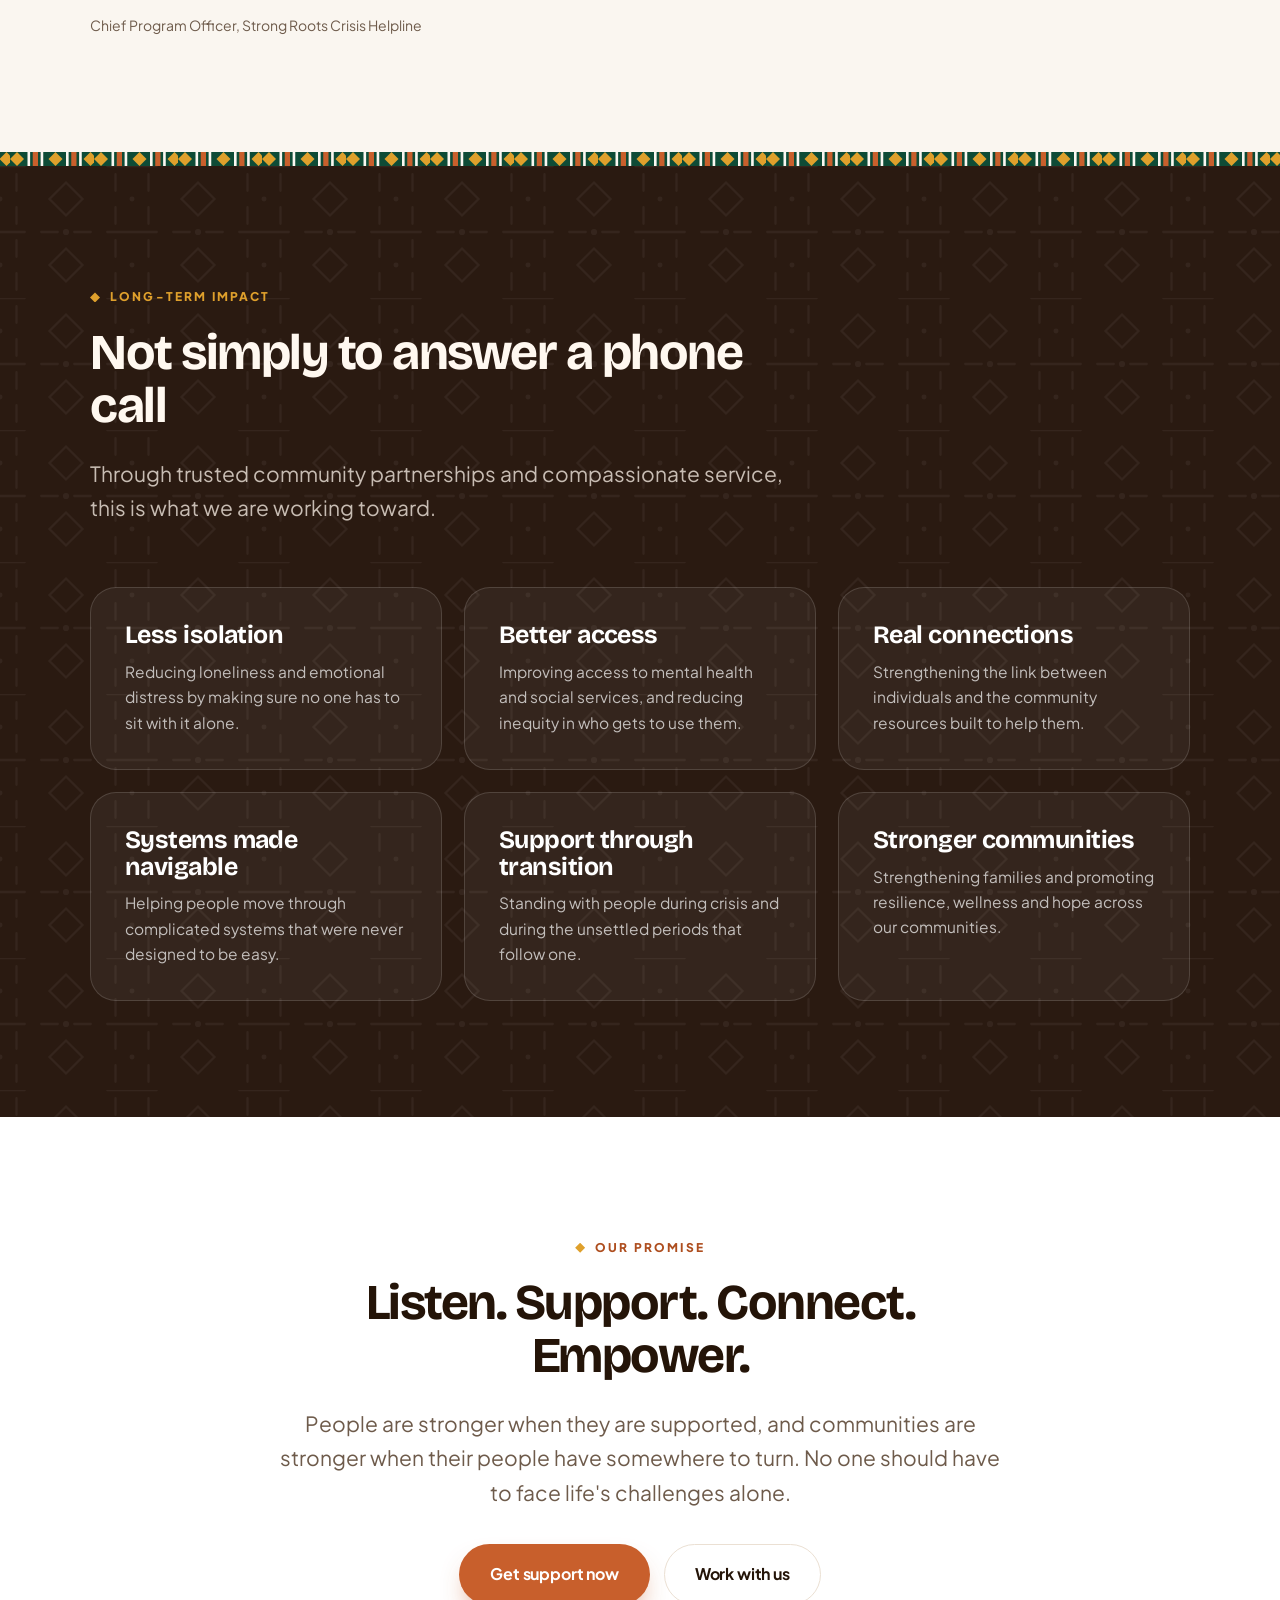
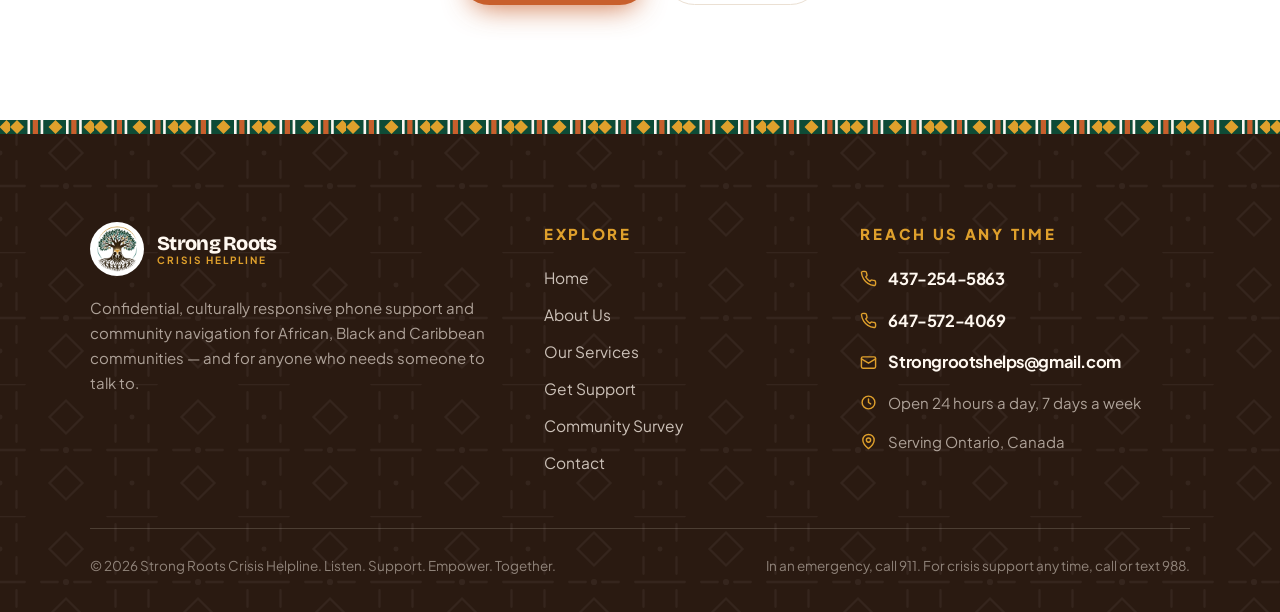
<file: about.html>
<!DOCTYPE html>
<html lang="en">
<head>
<meta charset="utf-8">
<meta name="viewport" content="width=device-width, initial-scale=1">
<title>About Us — Strong Roots Crisis Helpline</title>
<meta name="description" content="Our mission, our vision, and the story behind Strong Roots Crisis Helpline — culturally responsive phone support for African, Black and Caribbean communities in Ontario.">
<meta property="og:title" content="About Strong Roots Crisis Helpline">
<meta property="og:description" content="Strong Roots. Strong People. Strong Communities.">
<meta property="og:image" content="assets/img/logo-mark.png">
<link rel="icon" href="favicon.ico" sizes="any">
<link rel="apple-touch-icon" href="favicon.png">
<link rel="preconnect" href="https://fonts.googleapis.com">
<link rel="preconnect" href="https://fonts.gstatic.com" crossorigin>
<link href="https://fonts.googleapis.com/css2?family=Bricolage+Grotesque:opsz,wdth,wght@12..96,75..100,400..800&family=Plus+Jakarta+Sans:ital,wght@0,400;0,500;0,600;0,700;0,800;1,700&display=swap" rel="stylesheet">
<link rel="stylesheet" href="assets/css/styles.css">
</head>
<body>

<a class="skip-link" href="#main">Skip to content</a>
<header data-site-header></header>

<main id="main">

  <section class="page-head">
    <div class="wrap">
      <p class="crumb"><a href="index.html">Home</a> &nbsp;/&nbsp; About Us</p>
      <span class="eyebrow">Who we are</span>
      <h1>Strong Roots. Strong People. Strong Communities.</h1>
      <p class="lede">We believe people are stronger when they are supported, and communities are stronger when their people have somewhere to turn.</p>
    </div>
  </section>

  <!-- ======================================================== MISSION -->
  <section class="pad">
    <div class="wrap">
      <div class="grid grid-2" style="gap:clamp(38px,5vw,70px);align-items:start">
        <div class="reveal">
          <span class="eyebrow">Our mission</span>
          <h2>A trusted first point of contact</h2>
        </div>
        <div class="prose reveal">
          <p>At Strong Roots Crisis Helpline, our mission is to provide compassionate, confidential and culturally responsive phone support to people navigating life's challenges, with a primary focus on African, Black and Caribbean communities.</p>
          <p>We recognise that many people face barriers to mental health care, housing, healthcare and community services because of systemic inequity, racism, cultural stigma, language, and a shortage of culturally responsive support.</p>
          <p>Our goal is to bridge those gaps — a place where people are heard, respected, supported, and connected to the services they actually need.</p>
          <p>Our trained support specialists provide active listening, emotional support, crisis support, resource navigation, referrals, and — with consent — follow-up for up to 90 days. That ongoing connection is what helps people get past barriers instead of stopping at them.</p>
          <div class="quote">
            <p>We strengthen individuals, families and communities by promoting wellness, resilience, equity, connection and hope.</p>
          </div>
        </div>
      </div>
    </div>
  </section>

  <!-- ======================================================== VISION -->
  <section class="pad bg-surface">
    <div class="wrap">
      <div class="grid grid-2" style="gap:clamp(38px,5vw,70px);align-items:start">
        <div class="reveal">
          <span class="eyebrow">Our vision</span>
          <h2>Canada's leading culturally responsive helpline</h2>
        </div>
        <div class="prose reveal">
          <p>We are building Strong Roots into Canada's leading culturally responsive phone support and community navigation organisation for African, Black and Caribbean communities.</p>
          <p>We imagine a future where people can easily reach compassionate support and real connections to mental health, housing, healthcare, settlement, employment and social services — regardless of their background or circumstances.</p>
          <p>Over the next five to ten years, Strong Roots aims to expand across Ontario, throughout Canada, and eventually internationally to support African and Caribbean diaspora communities — while remaining open to anyone in need of compassionate support.</p>
        </div>
      </div>

      <div class="words reveal" style="margin-top:52px">
        <span class="word" style="color:var(--heading);border-color:var(--line);background:var(--paper)">Heard.</span>
        <span class="word" style="color:var(--heading);border-color:var(--line);background:var(--paper)">Respected.</span>
        <span class="word" style="color:var(--heading);border-color:var(--line);background:var(--paper)">Supported.</span>
        <span class="word" style="color:var(--heading);border-color:var(--line);background:var(--paper)">Connected.</span>
        <span class="word" style="color:var(--heading);border-color:var(--line);background:var(--paper)">Empowered.</span>
      </div>
    </div>
  </section>

  <!-- ======================================================== FOUNDER -->
  <section class="pad">
    <div class="wrap">
      <div class="founder">
        <div class="founder-photo reveal">
          <img src="assets/img/rufael-portrait.jpg"
               alt="Rufael, Founder and Chief Executive Officer of Strong Roots Crisis Helpline"
               width="1200" height="1500">
          <div class="founder-badge"><strong>Rufael</strong><span>Founder &amp; CEO</span></div>
        </div>

        <div class="reveal prose">
          <span class="eyebrow">A letter from our founder</span>
          <h2>Why Strong Roots was created</h2>
          <p>"Strong Roots Crisis Helpline was created in response to a growing need for accessible, culturally responsive support within African, Black and Caribbean communities.</p>
          <p>Too often, people struggle in silence. They don't know where to turn, they fear being misunderstood, they carry stigma, or they hit a wall the moment they try to reach an existing service. For some, asking for help at all is the hardest part. For others, the real difficulty is finding someone who understands their cultural background, their experiences and their circumstances.</p>
          <p>Strong Roots was created to help change that.</p>
          <p>Our goal is a trusted first point of contact — somewhere people can call, be heard without judgement, receive genuine support, and get connected to resources that help them move forward. Through phone support, community partnerships, referrals, resource navigation and ongoing follow-up, we are working to become a bridge between people and the services they need.</p>
          <p>Our work is rooted in compassion, dignity, cultural understanding, equity and community. And although it is centred on African, Black and Caribbean communities, our lines are open to anyone seeking support, guidance, connection and hope.</p>
          <p>Strong communities begin with people who know they are not alone."</p>

          <div class="signature">
            <div class="sig-name">Rufael</div>
            <div class="sig-role">Founder &amp; Chief Executive Officer, Strong Roots Crisis Helpline</div>
          </div>
        </div>
      </div>
    </div>
  </section>

  <!-- ======================================================== PROGRAMS / CPO -->
  <section class="pad bg-surface">
    <div class="wrap">
      <div class="founder is-reverse">

        <div class="reveal prose">
          <span class="eyebrow">Our programs</span>
          <h2>Built to work in practice, not just on paper</h2>
          <p>"A helpline is only as good as what happens after someone hangs up. Everything on this website — the listening, the referrals, the ninety days of follow-up — has to hold together in real life, on an ordinary Tuesday night, for a person who is tired of being passed around.</p>
          <p>That is the work I lead. It comes down to four things:</p>
          <ul>
            <li><strong>Training.</strong> The people who answer are trained to listen without rushing, to sit with distress instead of redirecting it, and to know the service landscape well enough to guide someone through it.</li>
            <li><strong>Partnerships.</strong> We build working relationships with organisations across Ontario — mental health, housing, settlement, legal, food and income supports — so a referral from us opens a real door rather than adding another number to someone's list.</li>
            <li><strong>Follow-up.</strong> With consent, we check back over ninety days. Did the referral hold? Did something quietly fall through? This is where most services stop, and it is where most people get lost.</li>
            <li><strong>Learning from it.</strong> We track where people get stuck so we can fix the pathway, not just the individual call. Patterns tell us what the community actually needs.</li>
          </ul>
          <p>Our community survey feeds directly into this. What people tell us there shapes which partnerships we chase first and what our specialists are trained to handle.</p>
          <p>The measure I care about is not how many calls we answered. It is whether the person on the other end got somewhere."</p>

          <div class="signature">
            <div class="sig-name">Kaleab</div>
            <div class="sig-role">Chief Program Officer, Strong Roots Crisis Helpline</div>
          </div>
        </div>

        <div class="founder-photo reveal">
          <img src="assets/img/kaleab-portrait.jpg"
               alt="Kaleab, Chief Program Officer of Strong Roots Crisis Helpline"
               width="1200" height="1500" loading="lazy">
          <div class="founder-badge">
            <strong>Kaleab</strong><span>Chief Program Officer</span>
          </div>
        </div>

      </div>
    </div>
  </section>

  <!-- ======================================================== IMPACT -->
  <div class="pattern-band"></div>
  <section class="pad bg-dark">
    <div class="wrap">
      <div class="section-head reveal">
        <span class="eyebrow">Long-term impact</span>
        <h2>Not simply to answer a phone call</h2>
        <p class="lede">Through trusted community partnerships and compassionate service, this is what we are working toward.</p>
      </div>

      <div class="grid grid-3">
        <div class="card reveal" style="background:rgba(255,255,255,.05);border-color:rgba(255,255,255,.14)">
          <h3 style="color:#fff">Less isolation</h3>
          <p style="color:rgba(255,255,255,.7)">Reducing loneliness and emotional distress by making sure no one has to sit with it alone.</p>
        </div>
        <div class="card reveal" style="background:rgba(255,255,255,.05);border-color:rgba(255,255,255,.14)">
          <h3 style="color:#fff">Better access</h3>
          <p style="color:rgba(255,255,255,.7)">Improving access to mental health and social services, and reducing inequity in who gets to use them.</p>
        </div>
        <div class="card reveal" style="background:rgba(255,255,255,.05);border-color:rgba(255,255,255,.14)">
          <h3 style="color:#fff">Real connections</h3>
          <p style="color:rgba(255,255,255,.7)">Strengthening the link between individuals and the community resources built to help them.</p>
        </div>
        <div class="card reveal" style="background:rgba(255,255,255,.05);border-color:rgba(255,255,255,.14)">
          <h3 style="color:#fff">Systems made navigable</h3>
          <p style="color:rgba(255,255,255,.7)">Helping people move through complicated systems that were never designed to be easy.</p>
        </div>
        <div class="card reveal" style="background:rgba(255,255,255,.05);border-color:rgba(255,255,255,.14)">
          <h3 style="color:#fff">Support through transition</h3>
          <p style="color:rgba(255,255,255,.7)">Standing with people during crisis and during the unsettled periods that follow one.</p>
        </div>
        <div class="card reveal" style="background:rgba(255,255,255,.05);border-color:rgba(255,255,255,.14)">
          <h3 style="color:#fff">Stronger communities</h3>
          <p style="color:rgba(255,255,255,.7)">Strengthening families and promoting resilience, wellness and hope across our communities.</p>
        </div>
      </div>
    </div>
  </section>

  <!-- ======================================================== PROMISE -->
  <section class="pad">
    <div class="wrap wrap-narrow center reveal">
      <span class="eyebrow">Our promise</span>
      <h2>Listen. Support. Connect. Empower.</h2>
      <p class="lede">People are stronger when they are supported, and communities are stronger when their people have somewhere to turn. No one should have to face life's challenges alone.</p>
      <div class="btn-row">
        <a class="btn btn-call" href="get-help.html">Get support now</a>
        <a class="btn btn-ghost" href="contact.html">Work with us</a>
      </div>
    </div>
  </section>

</main>

<footer data-site-footer></footer>
<script src="assets/js/site.js"></script>
</body>
</html>
</file>
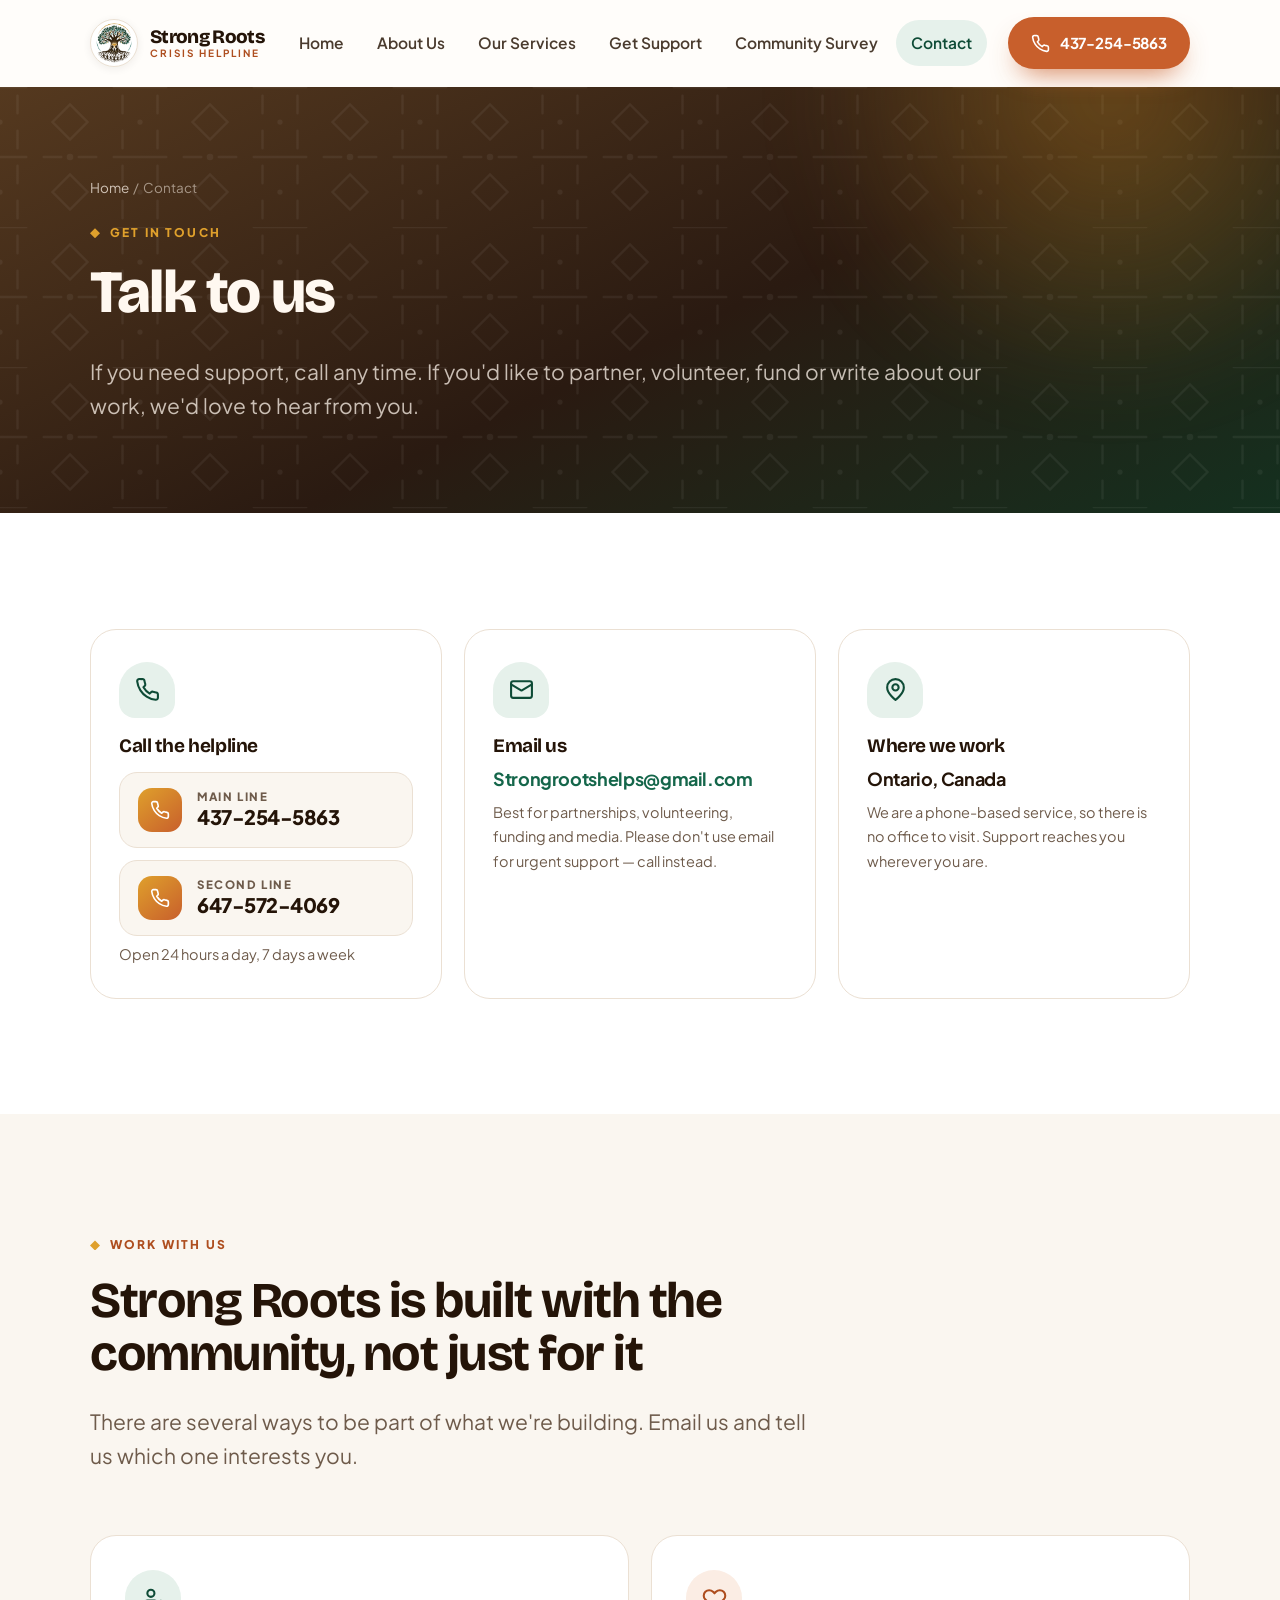
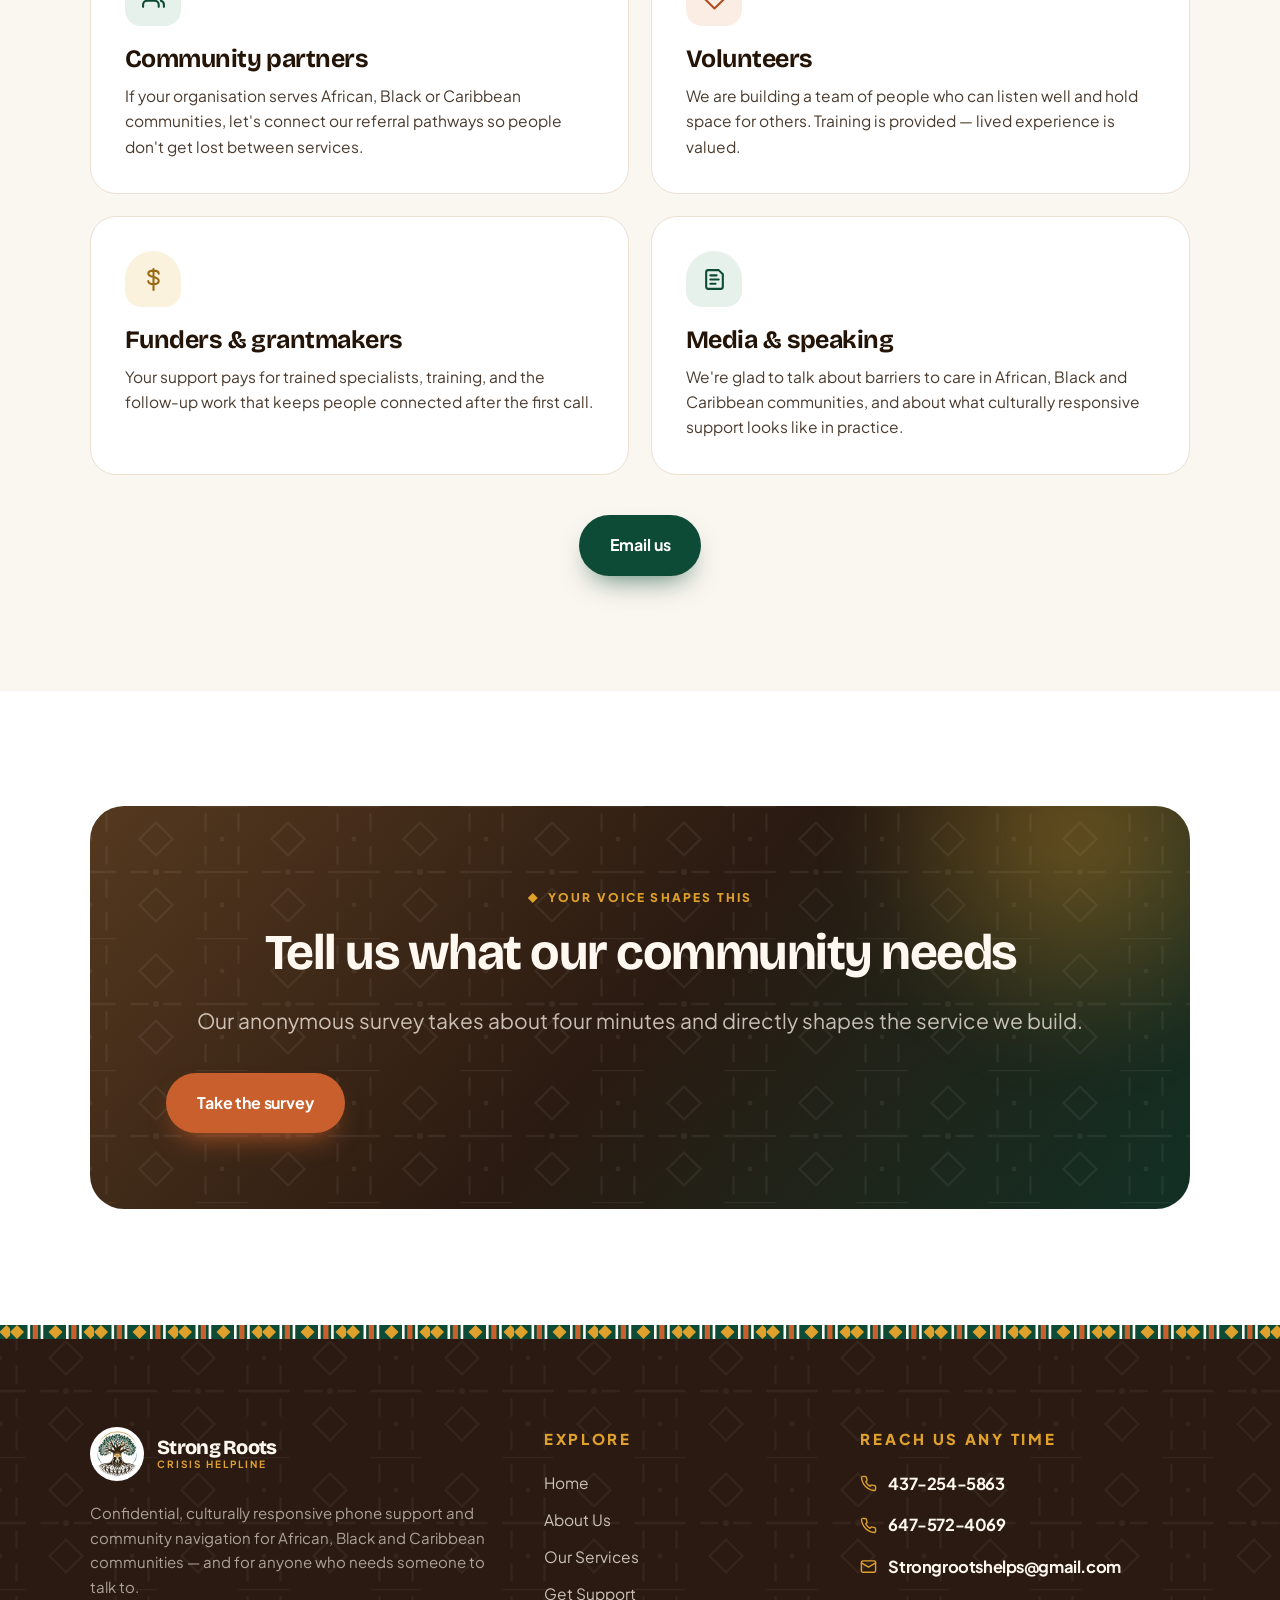
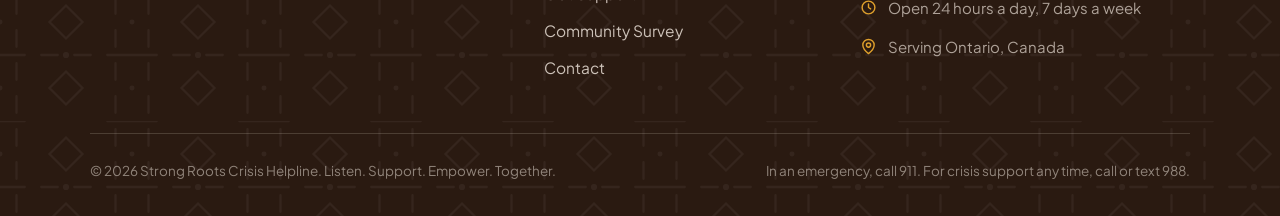
<file: contact.html>
<!DOCTYPE html>
<html lang="en">
<head>
<meta charset="utf-8">
<meta name="viewport" content="width=device-width, initial-scale=1">
<title>Contact — Strong Roots Crisis Helpline</title>
<meta name="description" content="Call or email Strong Roots Crisis Helpline. Open 24 hours a day, 7 days a week. Partnership, volunteer and media enquiries welcome.">
<meta property="og:title" content="Contact Strong Roots Crisis Helpline">
<meta property="og:description" content="Call or email us any time. Open 24/7.">
<meta property="og:image" content="assets/img/logo-mark.png">
<link rel="icon" href="favicon.ico" sizes="any">
<link rel="apple-touch-icon" href="favicon.png">
<link rel="preconnect" href="https://fonts.googleapis.com">
<link rel="preconnect" href="https://fonts.gstatic.com" crossorigin>
<link href="https://fonts.googleapis.com/css2?family=Bricolage+Grotesque:opsz,wdth,wght@12..96,75..100,400..800&family=Plus+Jakarta+Sans:ital,wght@0,400;0,500;0,600;0,700;0,800;1,700&display=swap" rel="stylesheet">
<link rel="stylesheet" href="assets/css/styles.css">
</head>
<body>

<a class="skip-link" href="#main">Skip to content</a>
<header data-site-header></header>

<main id="main">

  <section class="page-head">
    <div class="wrap">
      <p class="crumb"><a href="index.html">Home</a> &nbsp;/&nbsp; Contact</p>
      <span class="eyebrow">Get in touch</span>
      <h1>Talk to us</h1>
      <p class="lede">If you need support, call any time. If you'd like to partner, volunteer, fund or write about our work, we'd love to hear from you.</p>
    </div>
  </section>

  <!-- ======================================================== CONTACT CARDS -->
  <section class="pad">
    <div class="wrap">
      <div class="contact-grid">

        <div class="contact-card reveal">
          <div class="card-icon"><svg viewBox="0 0 24 24" fill="none" stroke="currentColor" stroke-width="2" stroke-linecap="round" stroke-linejoin="round"><path d="M22 16.9v3a2 2 0 0 1-2.2 2 19.8 19.8 0 0 1-8.6-3.1 19.5 19.5 0 0 1-6-6A19.8 19.8 0 0 1 2.1 4.2 2 2 0 0 1 4.1 2h3a2 2 0 0 1 2 1.7c.1 1 .4 1.9.7 2.8a2 2 0 0 1-.5 2.1L8.1 9.9a16 16 0 0 0 6 6l1.3-1.3a2 2 0 0 1 2.1-.4c.9.3 1.8.6 2.8.7a2 2 0 0 1 1.7 2Z"/></svg></div>
          <h3>Call the helpline</h3>
          <div class="phone-list" data-phone-list style="margin-top:16px"></div>
          <p><span data-hours></span></p>
        </div>

        <div class="contact-card reveal">
          <div class="card-icon"><svg viewBox="0 0 24 24" fill="none" stroke="currentColor" stroke-width="2" stroke-linecap="round" stroke-linejoin="round"><rect x="2" y="4" width="20" height="16" rx="2"/><path d="m2 7 10 6 10-6"/></svg></div>
          <h3>Email us</h3>
          <a data-email-link href="#"></a>
          <p>Best for partnerships, volunteering, funding and media. Please don't use email for urgent support — call instead.</p>
        </div>

        <div class="contact-card reveal">
          <div class="card-icon"><svg viewBox="0 0 24 24" fill="none" stroke="currentColor" stroke-width="2" stroke-linecap="round" stroke-linejoin="round"><path d="M20 10c0 6-8 12-8 12S4 16 4 10a8 8 0 0 1 16 0Z"/><circle cx="12" cy="10" r="3"/></svg></div>
          <h3>Where we work</h3>
          <a href="#" style="pointer-events:none;color:var(--heading)">Ontario, Canada</a>
          <p>We are a phone-based service, so there is no office to visit. Support reaches you wherever you are.</p>
        </div>

      </div>
    </div>
  </section>

  <!-- ======================================================== WAYS TO WORK WITH US -->
  <section class="pad bg-surface">
    <div class="wrap">
      <div class="section-head reveal">
        <span class="eyebrow">Work with us</span>
        <h2>Strong Roots is built with the community, not just for it</h2>
        <p class="lede">There are several ways to be part of what we're building. Email us and tell us which one interests you.</p>
      </div>

      <div class="grid grid-2">
        <div class="card reveal">
          <div class="card-icon"><svg viewBox="0 0 24 24" fill="none" stroke="currentColor" stroke-width="2" stroke-linecap="round" stroke-linejoin="round"><path d="M17 20v-2a4 4 0 0 0-4-4H6a4 4 0 0 0-4 4v2"/><circle cx="9.5" cy="7" r="3.4"/><path d="M22 20v-2a4 4 0 0 0-3-3.9"/></svg></div>
          <h3>Community partners</h3>
          <p>If your organisation serves African, Black or Caribbean communities, let's connect our referral pathways so people don't get lost between services.</p>
        </div>
        <div class="card reveal">
          <div class="card-icon"><svg viewBox="0 0 24 24" fill="none" stroke="currentColor" stroke-width="2" stroke-linecap="round" stroke-linejoin="round"><path d="M20.8 5.6a5.2 5.2 0 0 0-7.4 0L12 7l-1.4-1.4a5.2 5.2 0 1 0-7.4 7.4L12 21.5l8.8-8.5a5.2 5.2 0 0 0 0-7.4Z"/></svg></div>
          <h3>Volunteers</h3>
          <p>We are building a team of people who can listen well and hold space for others. Training is provided — lived experience is valued.</p>
        </div>
        <div class="card reveal">
          <div class="card-icon"><svg viewBox="0 0 24 24" fill="none" stroke="currentColor" stroke-width="2" stroke-linecap="round" stroke-linejoin="round"><path d="M12 2v20M17 6.5c0-2-2.2-3-5-3s-5 .8-5 2.8c0 4.4 10 2.4 10 6.9 0 2.2-2.2 3.3-5 3.3s-5-1.1-5-3"/></svg></div>
          <h3>Funders &amp; grantmakers</h3>
          <p>Your support pays for trained specialists, training, and the follow-up work that keeps people connected after the first call.</p>
        </div>
        <div class="card reveal">
          <div class="card-icon"><svg viewBox="0 0 24 24" fill="none" stroke="currentColor" stroke-width="2" stroke-linecap="round" stroke-linejoin="round"><path d="M4 19V5a2 2 0 0 1 2-2h10l4 4v12a2 2 0 0 1-2 2H6a2 2 0 0 1-2-2Z"/><path d="M8 8h6M8 12h8M8 16h5"/></svg></div>
          <h3>Media &amp; speaking</h3>
          <p>We're glad to talk about barriers to care in African, Black and Caribbean communities, and about what culturally responsive support looks like in practice.</p>
        </div>
      </div>

      <div class="center" style="margin-top:40px">
        <a class="btn btn-primary" data-email-link href="#">Email us</a>
      </div>
    </div>
  </section>

  <!-- ======================================================== SURVEY -->
  <section class="pad">
    <div class="wrap">
      <div class="cta-band reveal">
        <span class="eyebrow">Your voice shapes this</span>
        <h2>Tell us what our community needs</h2>
        <p class="lede center" style="margin:0 auto">Our anonymous survey takes about four minutes and directly shapes the service we build.</p>
        <div class="btn-row center">
          <a class="btn btn-call" href="survey.html">Take the survey</a>
        </div>
      </div>
    </div>
  </section>

</main>

<footer data-site-footer></footer>
<script src="assets/js/site.js"></script>
</body>
</html>
</file>
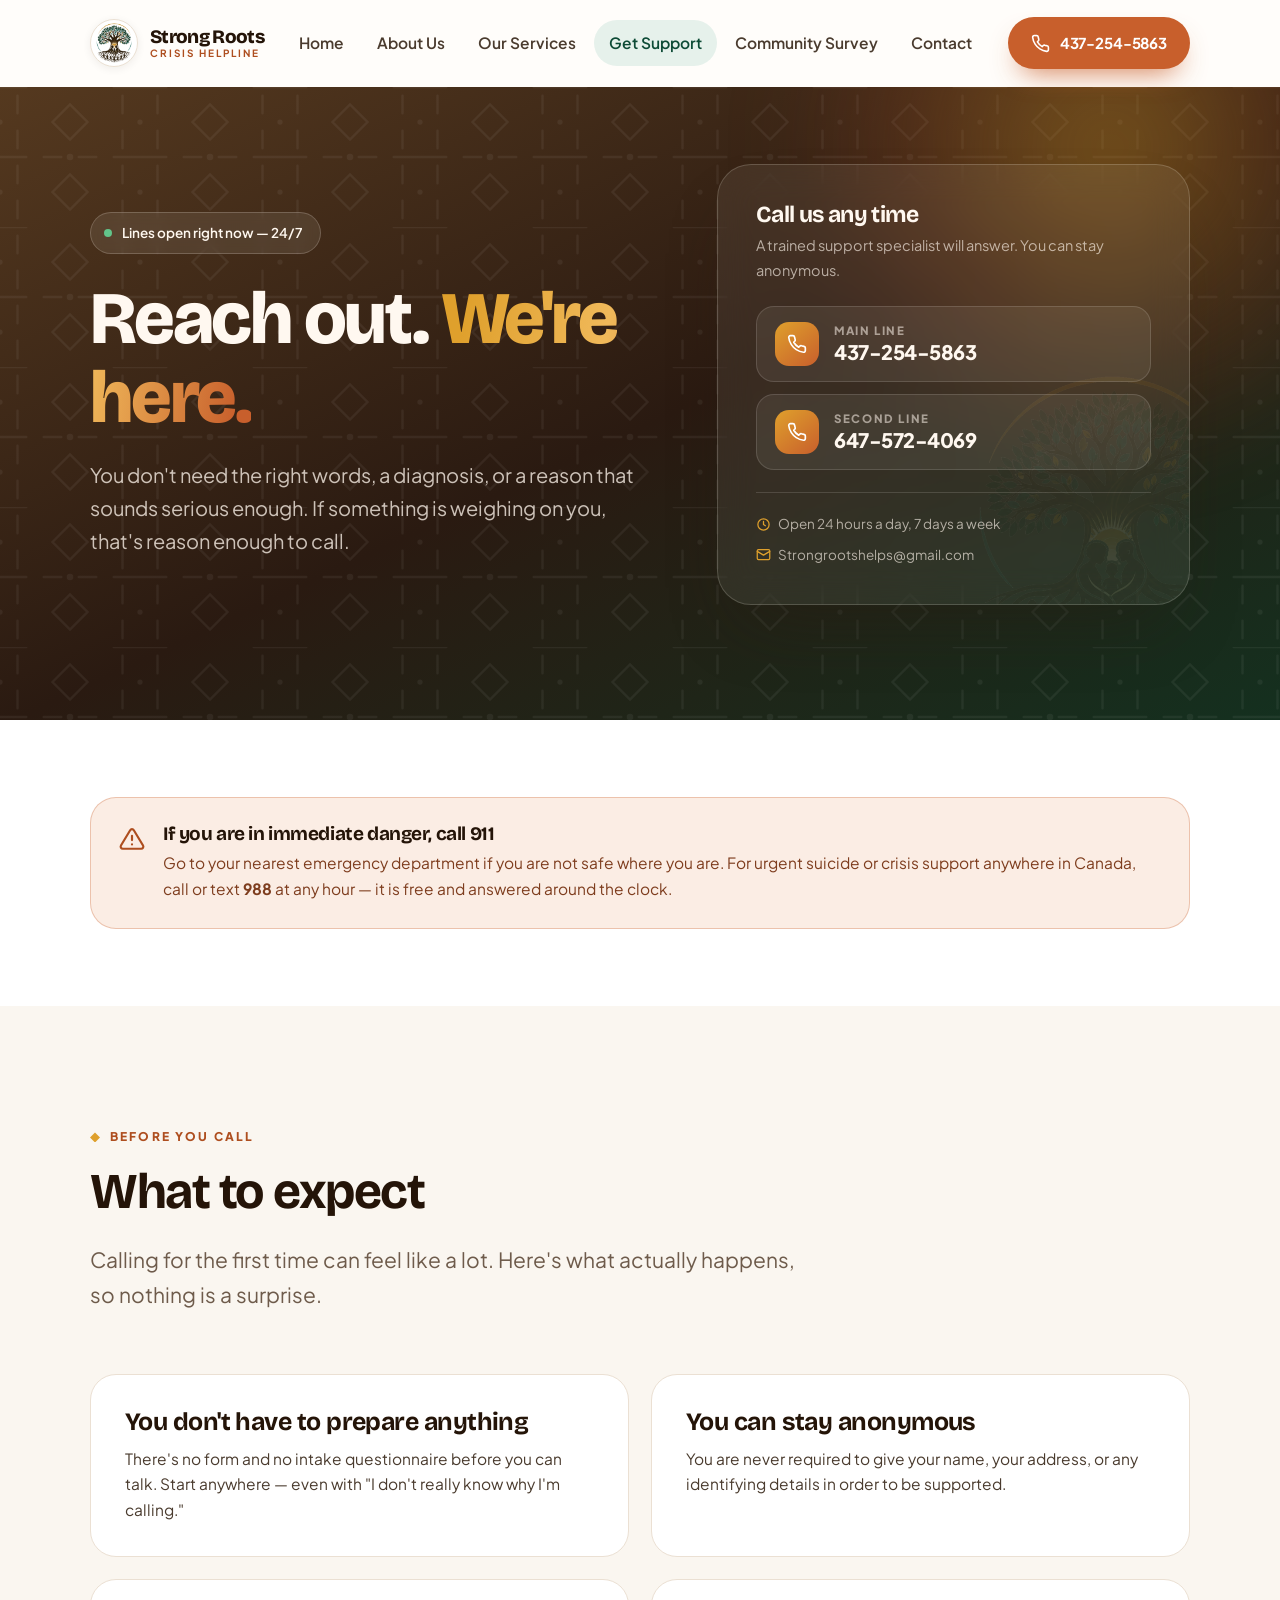
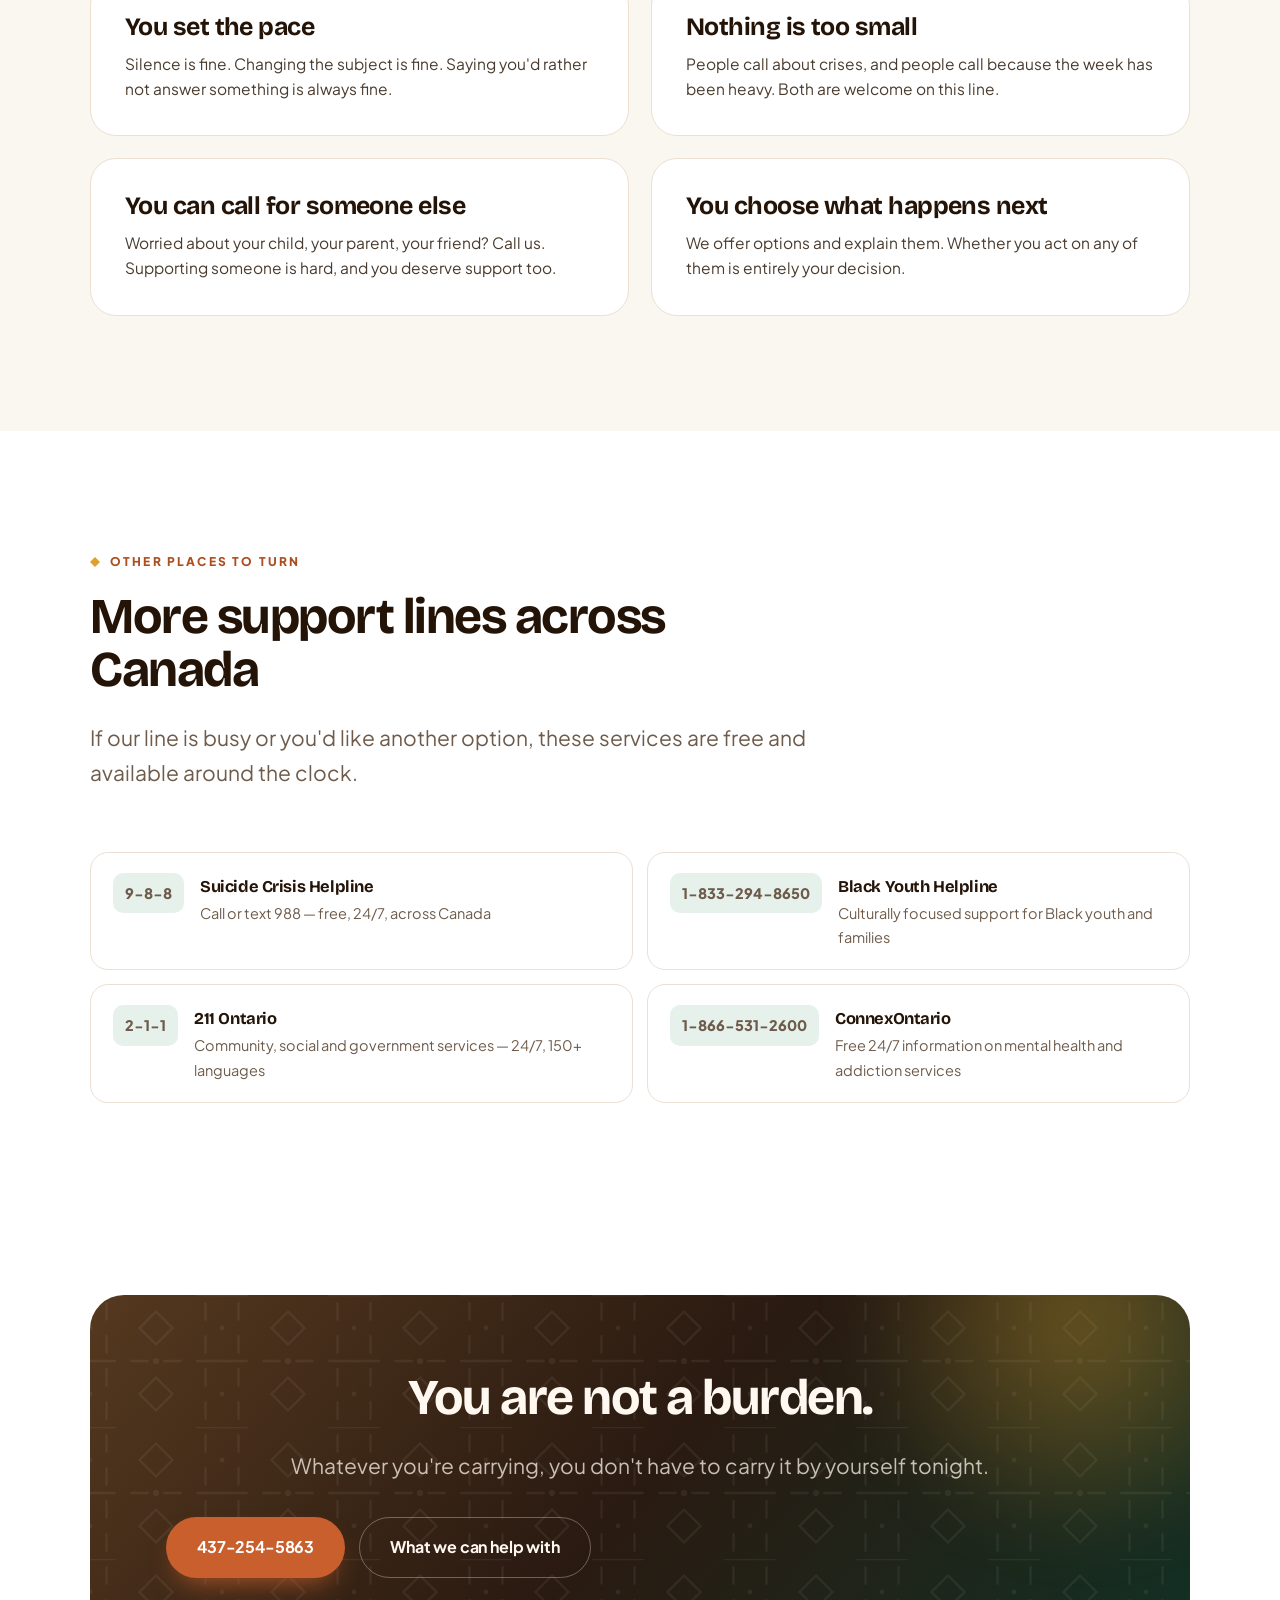
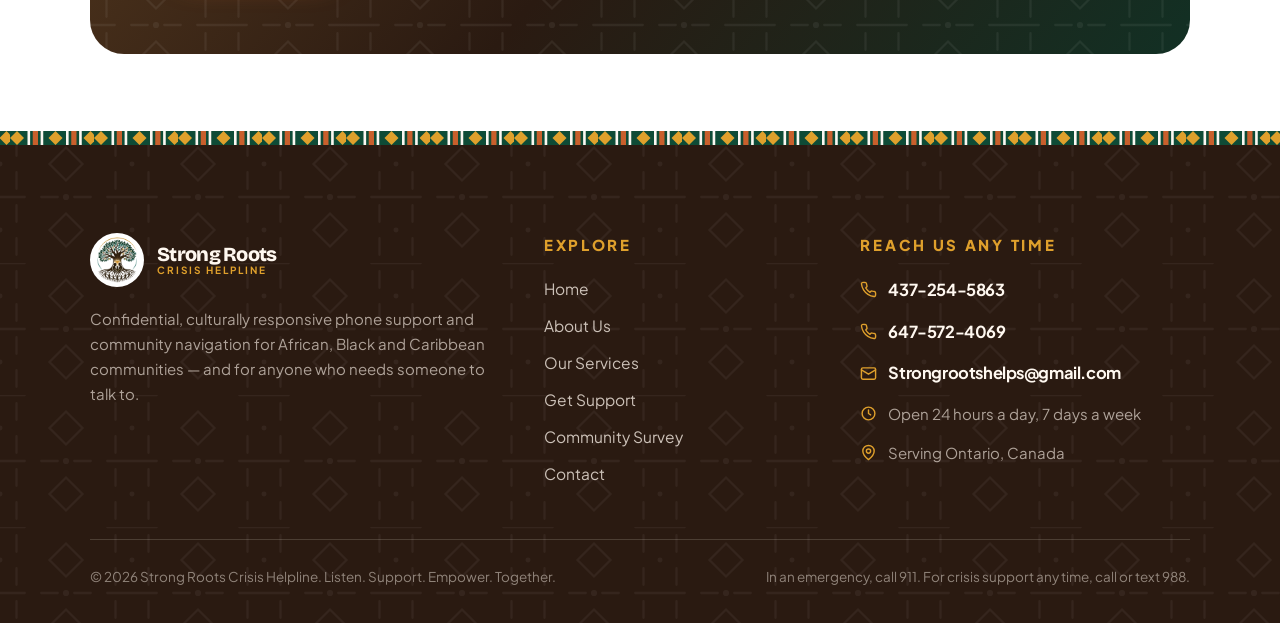
<file: get-help.html>
<!DOCTYPE html>
<html lang="en">
<head>
<meta charset="utf-8">
<meta name="viewport" content="width=device-width, initial-scale=1">
<title>Get Support — Strong Roots Crisis Helpline</title>
<meta name="description" content="Call Strong Roots Crisis Helpline any hour of any day. Free, confidential support for African, Black and Caribbean communities in Ontario — and for anyone who needs to talk.">
<meta property="og:title" content="Get Support — Strong Roots Crisis Helpline">
<meta property="og:description" content="Call us any time. Free, confidential, 24/7.">
<meta property="og:image" content="assets/img/logo-mark.png">
<link rel="icon" href="favicon.ico" sizes="any">
<link rel="apple-touch-icon" href="favicon.png">
<link rel="preconnect" href="https://fonts.googleapis.com">
<link rel="preconnect" href="https://fonts.gstatic.com" crossorigin>
<link href="https://fonts.googleapis.com/css2?family=Bricolage+Grotesque:opsz,wdth,wght@12..96,75..100,400..800&family=Plus+Jakarta+Sans:ital,wght@0,400;0,500;0,600;0,700;0,800;1,700&display=swap" rel="stylesheet">
<link rel="stylesheet" href="assets/css/styles.css">
</head>
<body>

<a class="skip-link" href="#main">Skip to content</a>
<header data-site-header></header>

<main id="main">

  <!-- ======================================================== HERO WITH PHONES -->
  <section class="hero" style="padding-top:clamp(48px,6vw,80px)">
    <div class="wrap">
      <div class="hero-grid">
        <div>
          <span class="pill"><span class="dot"></span> Lines open right now — 24/7</span>
          <h1>Reach out. <span class="accent">We're here.</span></h1>
          <p class="lede">You don't need the right words, a diagnosis, or a reason that sounds serious enough. If something is weighing on you, that's reason enough to call.</p>
        </div>

        <div class="call-card">
          <h2>Call us any time</h2>
          <p class="card-sub">A trained support specialist will answer. You can stay anonymous.</p>
          <div class="phone-list" data-phone-list></div>
          <div class="card-foot">
            <span>
              <svg viewBox="0 0 24 24" fill="none" stroke="currentColor" stroke-width="2" stroke-linecap="round" stroke-linejoin="round"><circle cx="12" cy="12" r="9"/><path d="M12 7v5l3 2"/></svg>
              <span data-hours></span>
            </span>
            <span>
              <svg viewBox="0 0 24 24" fill="none" stroke="currentColor" stroke-width="2" stroke-linecap="round" stroke-linejoin="round"><rect x="2" y="4" width="20" height="16" rx="2"/><path d="m2 7 10 6 10-6"/></svg>
              <a data-email-link href="#" style="color:inherit"></a>
            </span>
          </div>
        </div>
      </div>
    </div>
  </section>

  <!-- ======================================================== EMERGENCY FIRST -->
  <section class="pad-sm">
    <div class="wrap">
      <div class="alert reveal">
        <svg viewBox="0 0 24 24" fill="none" stroke="currentColor" stroke-width="2" stroke-linecap="round" stroke-linejoin="round"><path d="M12 9v4"/><path d="M12 17h.01"/><path d="M10.3 3.9 1.8 18a2 2 0 0 0 1.7 3h17a2 2 0 0 0 1.7-3L13.7 3.9a2 2 0 0 0-3.4 0Z"/></svg>
        <div>
          <h3>If you are in immediate danger, call 911</h3>
          <p>Go to your nearest emergency department if you are not safe where you are. For urgent suicide or crisis support anywhere in Canada, call or text <strong>988</strong> at any hour — it is free and answered around the clock.</p>
        </div>
      </div>
    </div>
  </section>

  <!-- ======================================================== WHAT TO EXPECT -->
  <section class="pad bg-surface">
    <div class="wrap">
      <div class="section-head reveal">
        <span class="eyebrow">Before you call</span>
        <h2>What to expect</h2>
        <p class="lede">Calling for the first time can feel like a lot. Here's what actually happens, so nothing is a surprise.</p>
      </div>

      <div class="grid grid-2">
        <div class="card reveal">
          <h3>You don't have to prepare anything</h3>
          <p>There's no form and no intake questionnaire before you can talk. Start anywhere — even with "I don't really know why I'm calling."</p>
        </div>
        <div class="card reveal">
          <h3>You can stay anonymous</h3>
          <p>You are never required to give your name, your address, or any identifying details in order to be supported.</p>
        </div>
        <div class="card reveal">
          <h3>You set the pace</h3>
          <p>Silence is fine. Changing the subject is fine. Saying you'd rather not answer something is always fine.</p>
        </div>
        <div class="card reveal">
          <h3>Nothing is too small</h3>
          <p>People call about crises, and people call because the week has been heavy. Both are welcome on this line.</p>
        </div>
        <div class="card reveal">
          <h3>You can call for someone else</h3>
          <p>Worried about your child, your parent, your friend? Call us. Supporting someone is hard, and you deserve support too.</p>
        </div>
        <div class="card reveal">
          <h3>You choose what happens next</h3>
          <p>We offer options and explain them. Whether you act on any of them is entirely your decision.</p>
        </div>
      </div>
    </div>
  </section>

  <!-- ======================================================== OTHER LINES -->
  <section class="pad">
    <div class="wrap">
      <div class="section-head reveal">
        <span class="eyebrow">Other places to turn</span>
        <h2>More support lines across Canada</h2>
        <p class="lede">If our line is busy or you'd like another option, these services are free and available around the clock.</p>
      </div>
      <div class="resource-list reveal" data-resources></div>
    </div>
  </section>

  <!-- ======================================================== CTA -->
  <section class="pad-sm">
    <div class="wrap">
      <div class="cta-band reveal">
        <h2>You are not a burden.</h2>
        <p class="lede center" style="margin:0 auto">Whatever you're carrying, you don't have to carry it by yourself tonight.</p>
        <div class="btn-row center">
          <a class="btn btn-call" data-phone-link href="#"></a>
          <a class="btn btn-ghost" href="services.html">What we can help with</a>
        </div>
      </div>
    </div>
  </section>

</main>

<footer data-site-footer></footer>
<script src="assets/js/site.js"></script>
</body>
</html>
</file>
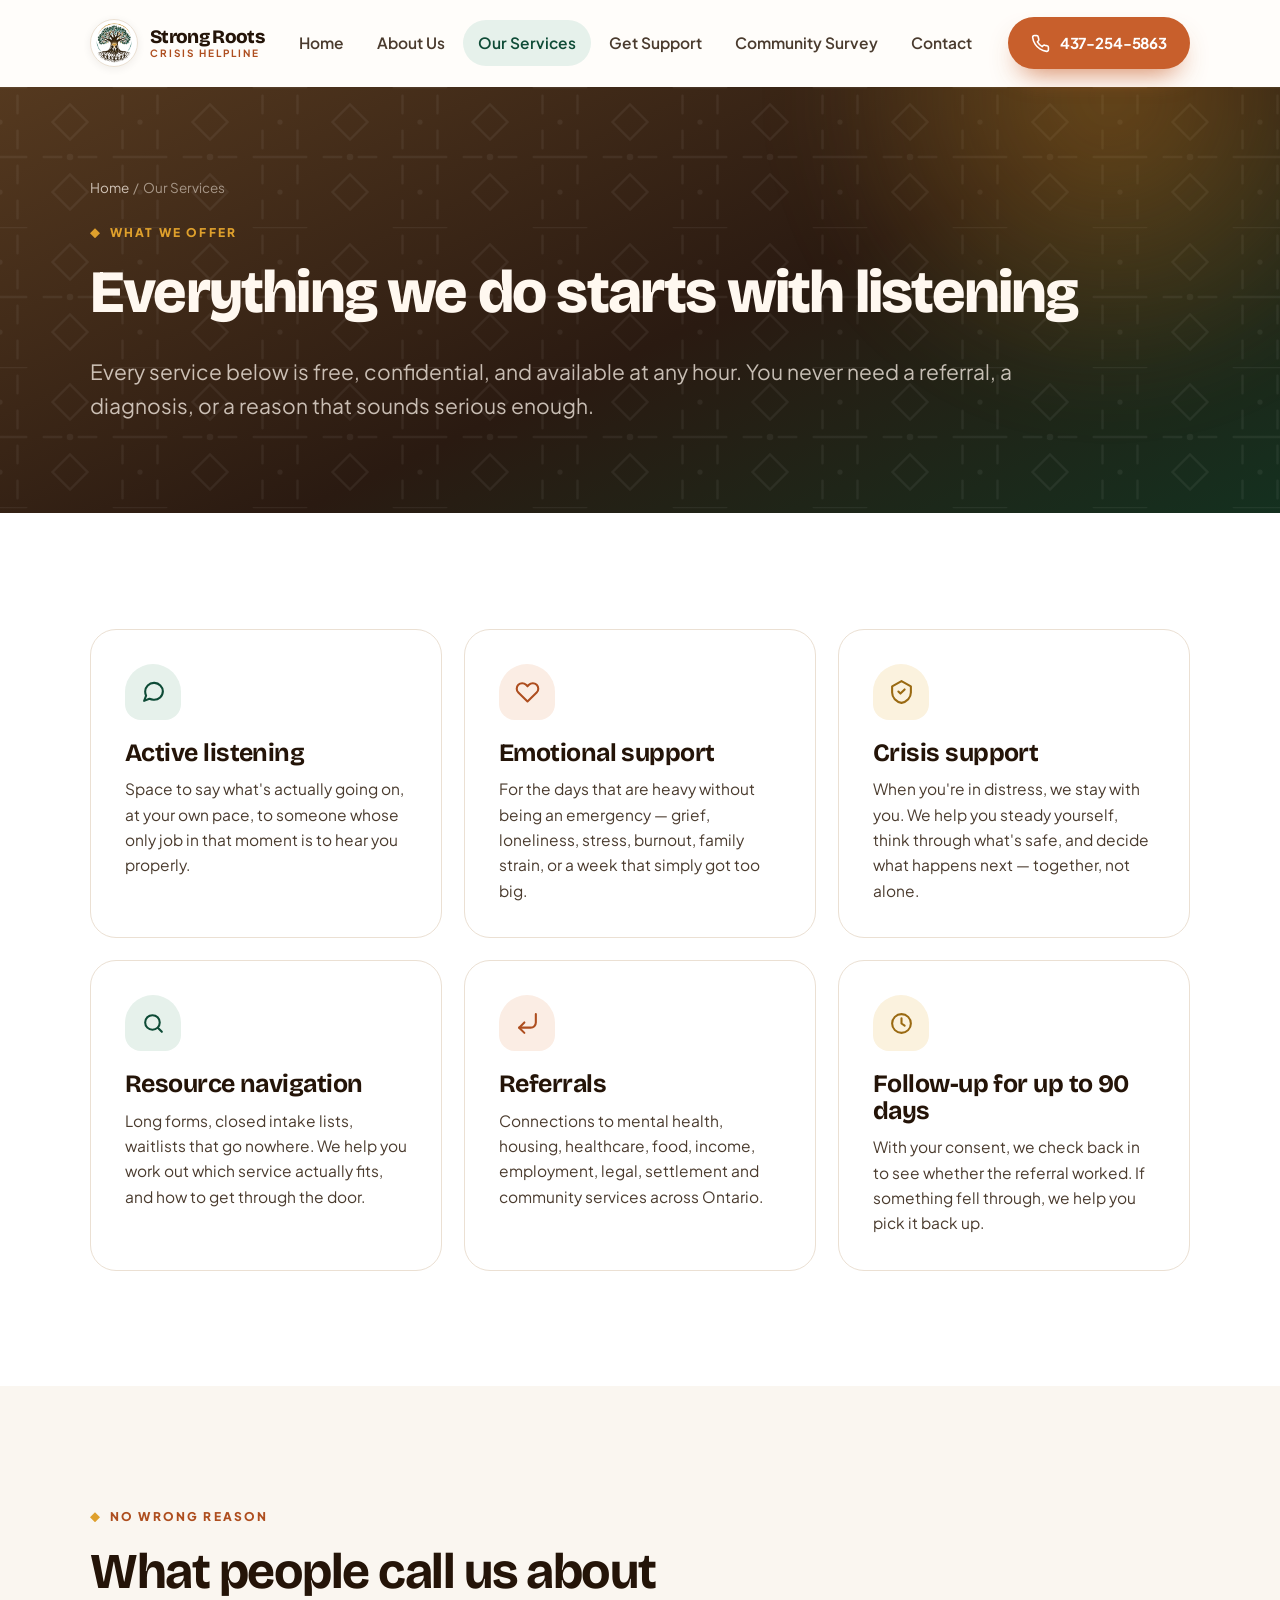
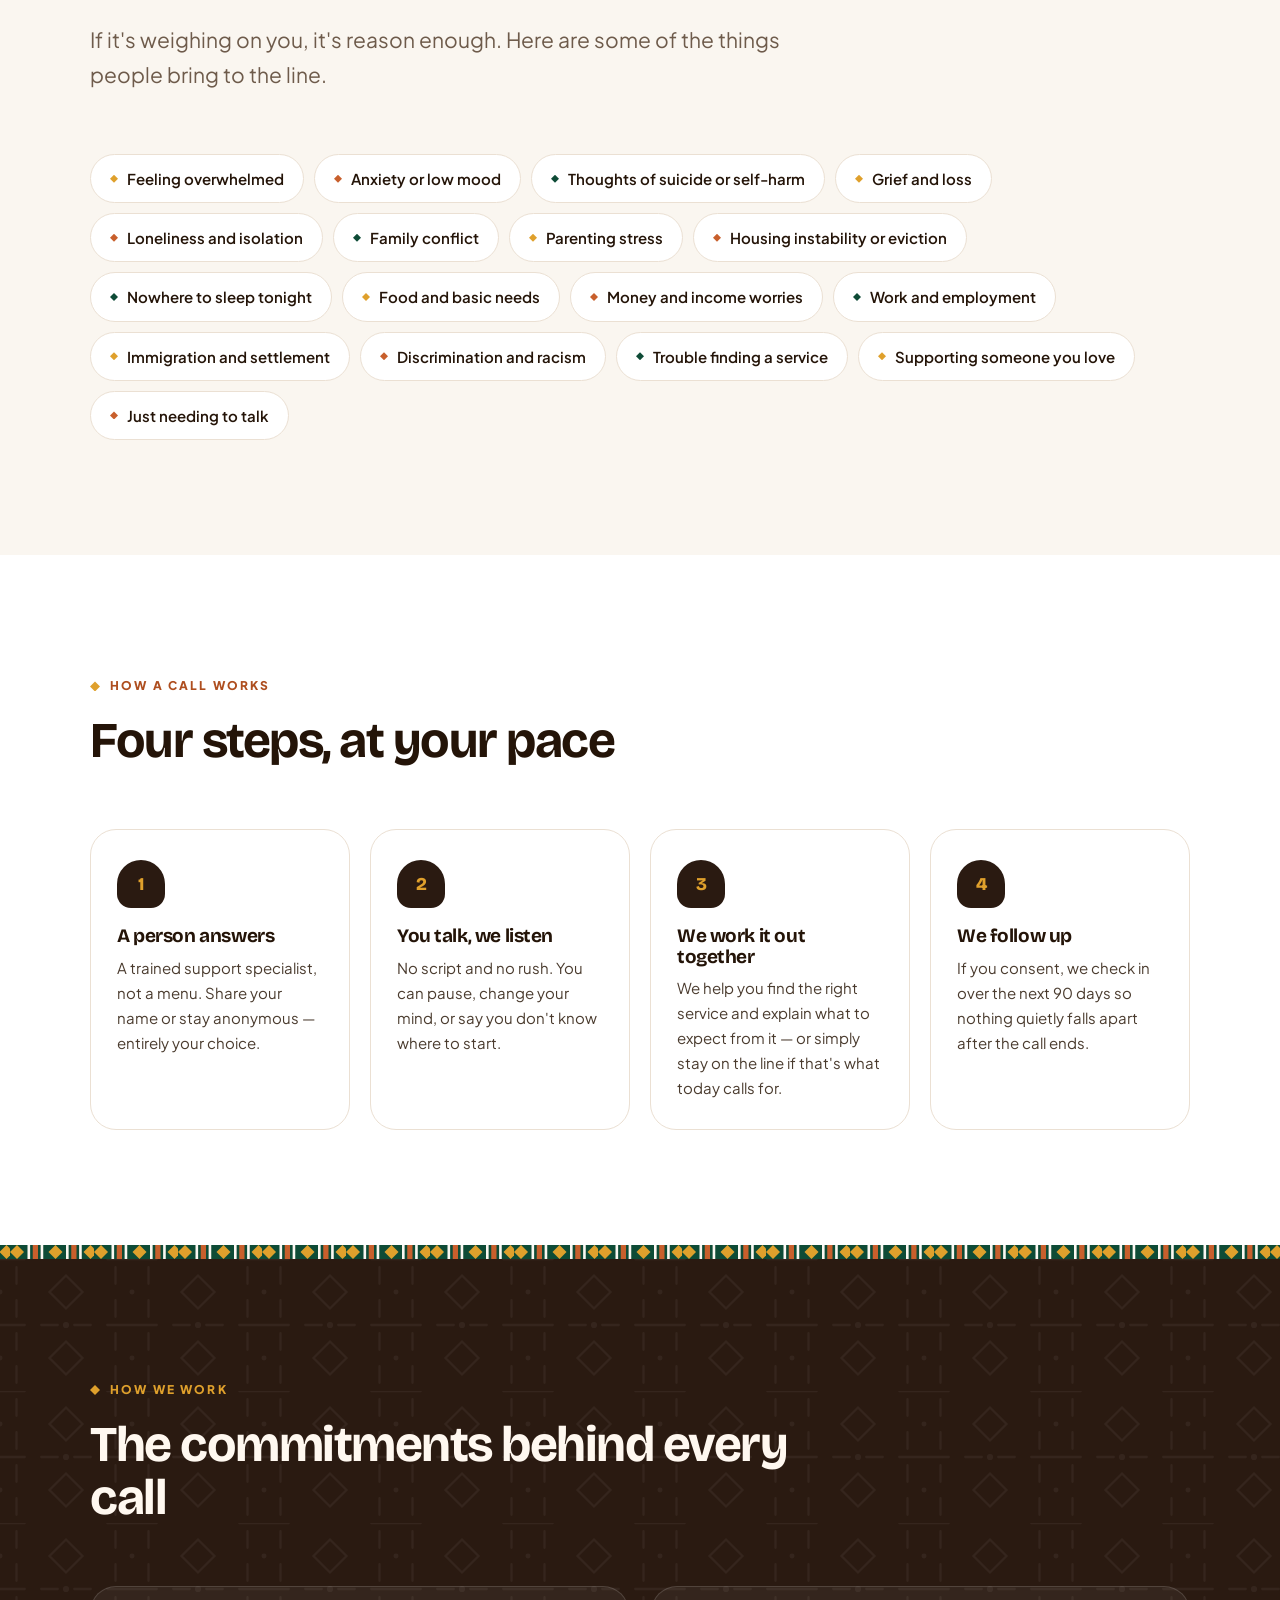
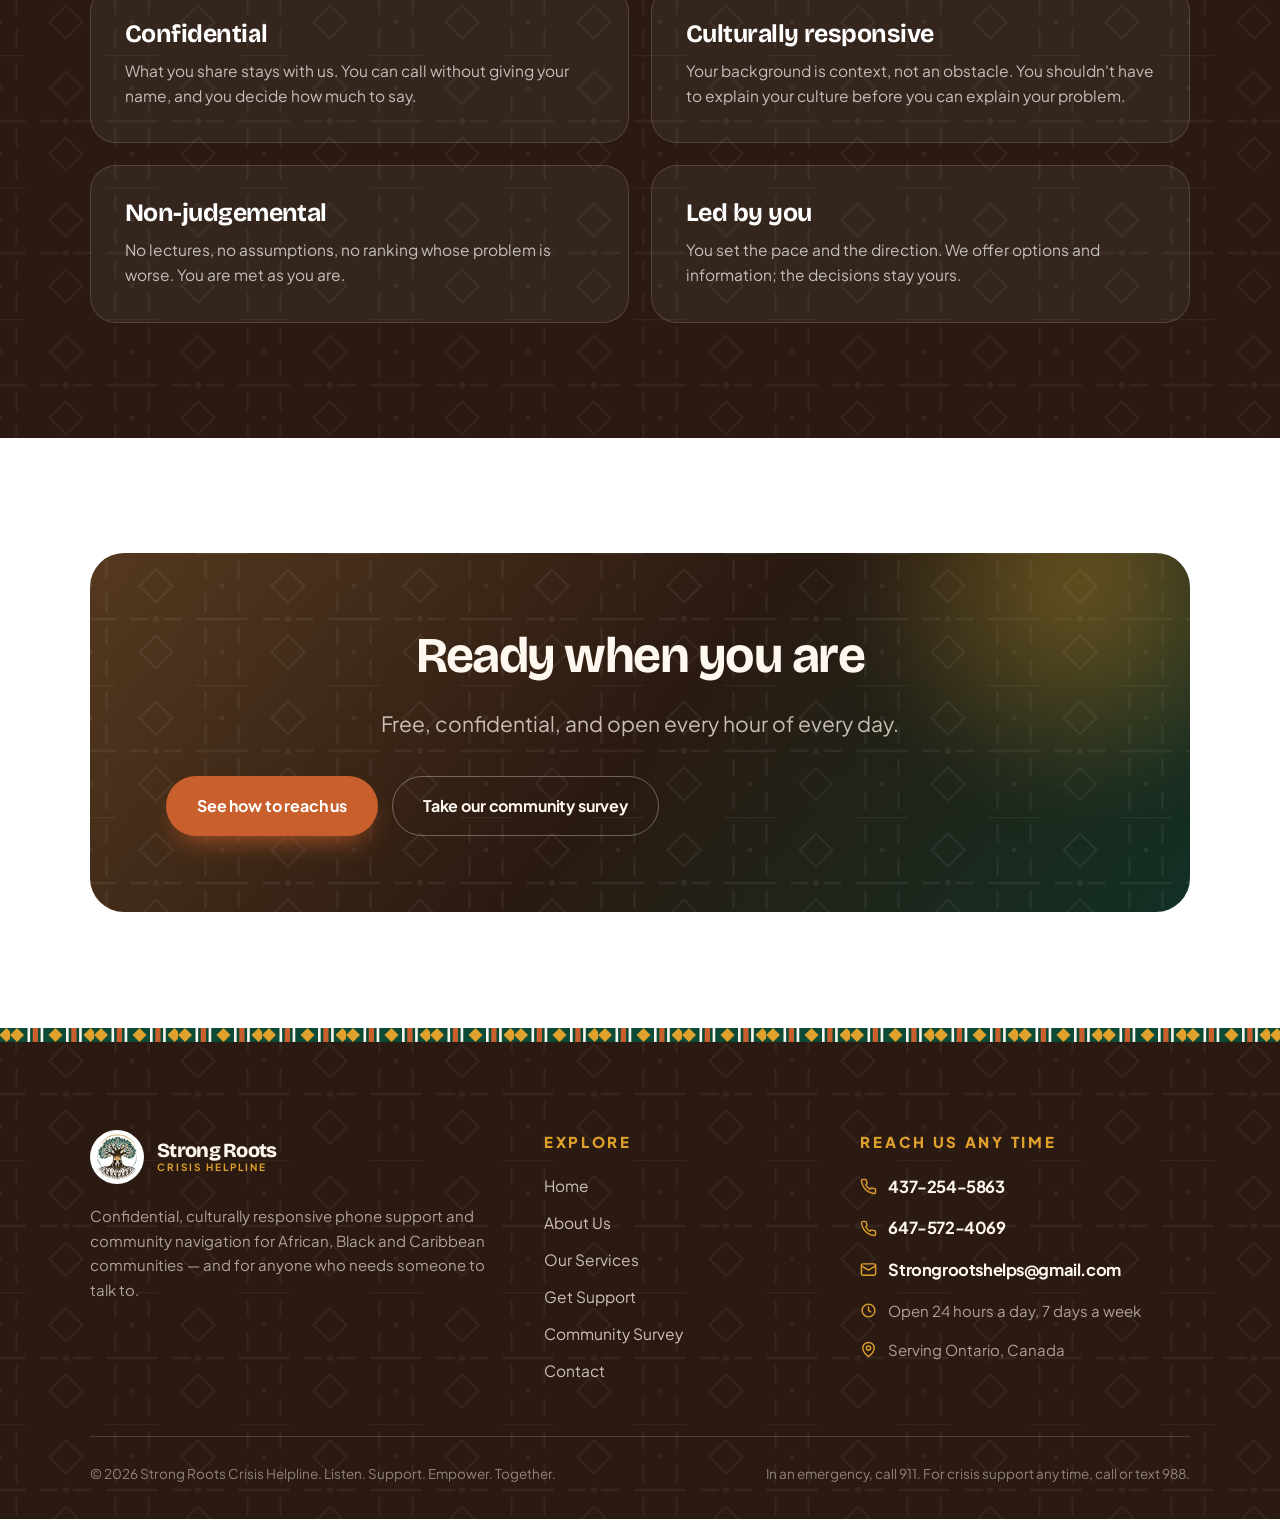
<file: services.html>
<!DOCTYPE html>
<html lang="en">
<head>
<meta charset="utf-8">
<meta name="viewport" content="width=device-width, initial-scale=1">
<title>Our Services — Strong Roots Crisis Helpline</title>
<meta name="description" content="Active listening, emotional and crisis support, resource navigation, warm referrals and follow-up for up to 90 days — free and confidential, 24/7.">
<meta property="og:title" content="Our Services — Strong Roots Crisis Helpline">
<meta property="og:description" content="Listening, crisis support, referrals and follow-up. Free, confidential, 24/7.">
<meta property="og:image" content="assets/img/logo-mark.png">
<link rel="icon" href="favicon.ico" sizes="any">
<link rel="apple-touch-icon" href="favicon.png">
<link rel="preconnect" href="https://fonts.googleapis.com">
<link rel="preconnect" href="https://fonts.gstatic.com" crossorigin>
<link href="https://fonts.googleapis.com/css2?family=Bricolage+Grotesque:opsz,wdth,wght@12..96,75..100,400..800&family=Plus+Jakarta+Sans:ital,wght@0,400;0,500;0,600;0,700;0,800;1,700&display=swap" rel="stylesheet">
<link rel="stylesheet" href="assets/css/styles.css">
</head>
<body>

<a class="skip-link" href="#main">Skip to content</a>
<header data-site-header></header>

<main id="main">

  <section class="page-head">
    <div class="wrap">
      <p class="crumb"><a href="index.html">Home</a> &nbsp;/&nbsp; Our Services</p>
      <span class="eyebrow">What we offer</span>
      <h1>Everything we do starts with listening</h1>
      <p class="lede">Every service below is free, confidential, and available at any hour. You never need a referral, a diagnosis, or a reason that sounds serious enough.</p>
    </div>
  </section>

  <!-- ======================================================== CORE SERVICES -->
  <section class="pad">
    <div class="wrap">
      <div class="grid grid-3">

        <div class="card reveal">
          <div class="card-icon"><svg viewBox="0 0 24 24" fill="none" stroke="currentColor" stroke-width="2" stroke-linecap="round" stroke-linejoin="round"><path d="M21 11.5a8.4 8.4 0 0 1-9 8.4 9.1 9.1 0 0 1-3.9-.9L3 21l1.9-5a8.3 8.3 0 0 1-.9-3.9 8.4 8.4 0 0 1 8.4-8.4h.6a8.4 8.4 0 0 1 8 8v.3Z"/></svg></div>
          <h3>Active listening</h3>
          <p>Space to say what's actually going on, at your own pace, to someone whose only job in that moment is to hear you properly.</p>
        </div>

        <div class="card reveal">
          <div class="card-icon"><svg viewBox="0 0 24 24" fill="none" stroke="currentColor" stroke-width="2" stroke-linecap="round" stroke-linejoin="round"><path d="M20.8 5.6a5.2 5.2 0 0 0-7.4 0L12 7l-1.4-1.4a5.2 5.2 0 1 0-7.4 7.4L12 21.5l8.8-8.5a5.2 5.2 0 0 0 0-7.4Z"/></svg></div>
          <h3>Emotional support</h3>
          <p>For the days that are heavy without being an emergency — grief, loneliness, stress, burnout, family strain, or a week that simply got too big.</p>
        </div>

        <div class="card reveal">
          <div class="card-icon"><svg viewBox="0 0 24 24" fill="none" stroke="currentColor" stroke-width="2" stroke-linecap="round" stroke-linejoin="round"><path d="M12 2 3 7v6c0 5 3.8 8.9 9 9.9 5.2-1 9-4.9 9-9.9V7Z"/><path d="m9 12 2 2 4-4"/></svg></div>
          <h3>Crisis support</h3>
          <p>When you're in distress, we stay with you. We help you steady yourself, think through what's safe, and decide what happens next — together, not alone.</p>
        </div>

        <div class="card reveal">
          <div class="card-icon"><svg viewBox="0 0 24 24" fill="none" stroke="currentColor" stroke-width="2" stroke-linecap="round" stroke-linejoin="round"><circle cx="11" cy="11" r="7"/><path d="m20 20-3.6-3.6"/></svg></div>
          <h3>Resource navigation</h3>
          <p>Long forms, closed intake lists, waitlists that go nowhere. We help you work out which service actually fits, and how to get through the door.</p>
        </div>

        <div class="card reveal">
          <div class="card-icon"><svg viewBox="0 0 24 24" fill="none" stroke="currentColor" stroke-width="2" stroke-linecap="round" stroke-linejoin="round"><path d="M9 11 4 16l5 5"/><path d="M4 16h11a5 5 0 0 0 5-5V3"/></svg></div>
          <h3>Referrals</h3>
          <p>Connections to mental health, housing, healthcare, food, income, employment, legal, settlement and community services across Ontario.</p>
        </div>

        <div class="card reveal">
          <div class="card-icon"><svg viewBox="0 0 24 24" fill="none" stroke="currentColor" stroke-width="2" stroke-linecap="round" stroke-linejoin="round"><circle cx="12" cy="12" r="9"/><path d="M12 7v5l3 2"/></svg></div>
          <h3>Follow-up for up to 90 days</h3>
          <p>With your consent, we check back in to see whether the referral worked. If something fell through, we help you pick it back up.</p>
        </div>

      </div>
    </div>
  </section>

  <!-- ======================================================== WHAT PEOPLE CALL ABOUT -->
  <section class="pad bg-surface">
    <div class="wrap">
      <div class="section-head reveal">
        <span class="eyebrow">No wrong reason</span>
        <h2>What people call us about</h2>
        <p class="lede">If it's weighing on you, it's reason enough. Here are some of the things people bring to the line.</p>
      </div>
      <div class="chips reveal">
        <span class="chip">Feeling overwhelmed</span>
        <span class="chip">Anxiety or low mood</span>
        <span class="chip">Thoughts of suicide or self-harm</span>
        <span class="chip">Grief and loss</span>
        <span class="chip">Loneliness and isolation</span>
        <span class="chip">Family conflict</span>
        <span class="chip">Parenting stress</span>
        <span class="chip">Housing instability or eviction</span>
        <span class="chip">Nowhere to sleep tonight</span>
        <span class="chip">Food and basic needs</span>
        <span class="chip">Money and income worries</span>
        <span class="chip">Work and employment</span>
        <span class="chip">Immigration and settlement</span>
        <span class="chip">Discrimination and racism</span>
        <span class="chip">Trouble finding a service</span>
        <span class="chip">Supporting someone you love</span>
        <span class="chip">Just needing to talk</span>
      </div>
    </div>
  </section>

  <!-- ======================================================== HOW A CALL WORKS -->
  <section class="pad">
    <div class="wrap">
      <div class="section-head reveal">
        <span class="eyebrow">How a call works</span>
        <h2>Four steps, at your pace</h2>
      </div>
      <div class="steps">
        <div class="step reveal">
          <div class="step-num">1</div>
          <h3>A person answers</h3>
          <p>A trained support specialist, not a menu. Share your name or stay anonymous — entirely your choice.</p>
        </div>
        <div class="step reveal">
          <div class="step-num">2</div>
          <h3>You talk, we listen</h3>
          <p>No script and no rush. You can pause, change your mind, or say you don't know where to start.</p>
        </div>
        <div class="step reveal">
          <div class="step-num">3</div>
          <h3>We work it out together</h3>
          <p>We help you find the right service and explain what to expect from it — or simply stay on the line if that's what today calls for.</p>
        </div>
        <div class="step reveal">
          <div class="step-num">4</div>
          <h3>We follow up</h3>
          <p>If you consent, we check in over the next 90 days so nothing quietly falls apart after the call ends.</p>
        </div>
      </div>
    </div>
  </section>

  <!-- ======================================================== PRINCIPLES -->
  <div class="pattern-band"></div>
  <section class="pad bg-dark">
    <div class="wrap">
      <div class="section-head reveal">
        <span class="eyebrow">How we work</span>
        <h2>The commitments behind every call</h2>
      </div>
      <div class="grid grid-2">
        <div class="card reveal" style="background:rgba(255,255,255,.05);border-color:rgba(255,255,255,.14)">
          <h3 style="color:#fff">Confidential</h3>
          <p style="color:rgba(255,255,255,.7)">What you share stays with us. You can call without giving your name, and you decide how much to say.</p>
        </div>
        <div class="card reveal" style="background:rgba(255,255,255,.05);border-color:rgba(255,255,255,.14)">
          <h3 style="color:#fff">Culturally responsive</h3>
          <p style="color:rgba(255,255,255,.7)">Your background is context, not an obstacle. You shouldn't have to explain your culture before you can explain your problem.</p>
        </div>
        <div class="card reveal" style="background:rgba(255,255,255,.05);border-color:rgba(255,255,255,.14)">
          <h3 style="color:#fff">Non-judgemental</h3>
          <p style="color:rgba(255,255,255,.7)">No lectures, no assumptions, no ranking whose problem is worse. You are met as you are.</p>
        </div>
        <div class="card reveal" style="background:rgba(255,255,255,.05);border-color:rgba(255,255,255,.14)">
          <h3 style="color:#fff">Led by you</h3>
          <p style="color:rgba(255,255,255,.7)">You set the pace and the direction. We offer options and information; the decisions stay yours.</p>
        </div>
      </div>
    </div>
  </section>

  <!-- ======================================================== CTA -->
  <section class="pad">
    <div class="wrap">
      <div class="cta-band reveal">
        <h2>Ready when you are</h2>
        <p class="lede center" style="margin:0 auto">Free, confidential, and open every hour of every day.</p>
        <div class="btn-row center">
          <a class="btn btn-call" href="get-help.html">See how to reach us</a>
          <a class="btn btn-ghost" href="survey.html">Take our community survey</a>
        </div>
      </div>
    </div>
  </section>

</main>

<footer data-site-footer></footer>
<script src="assets/js/site.js"></script>
</body>
</html>
</file>
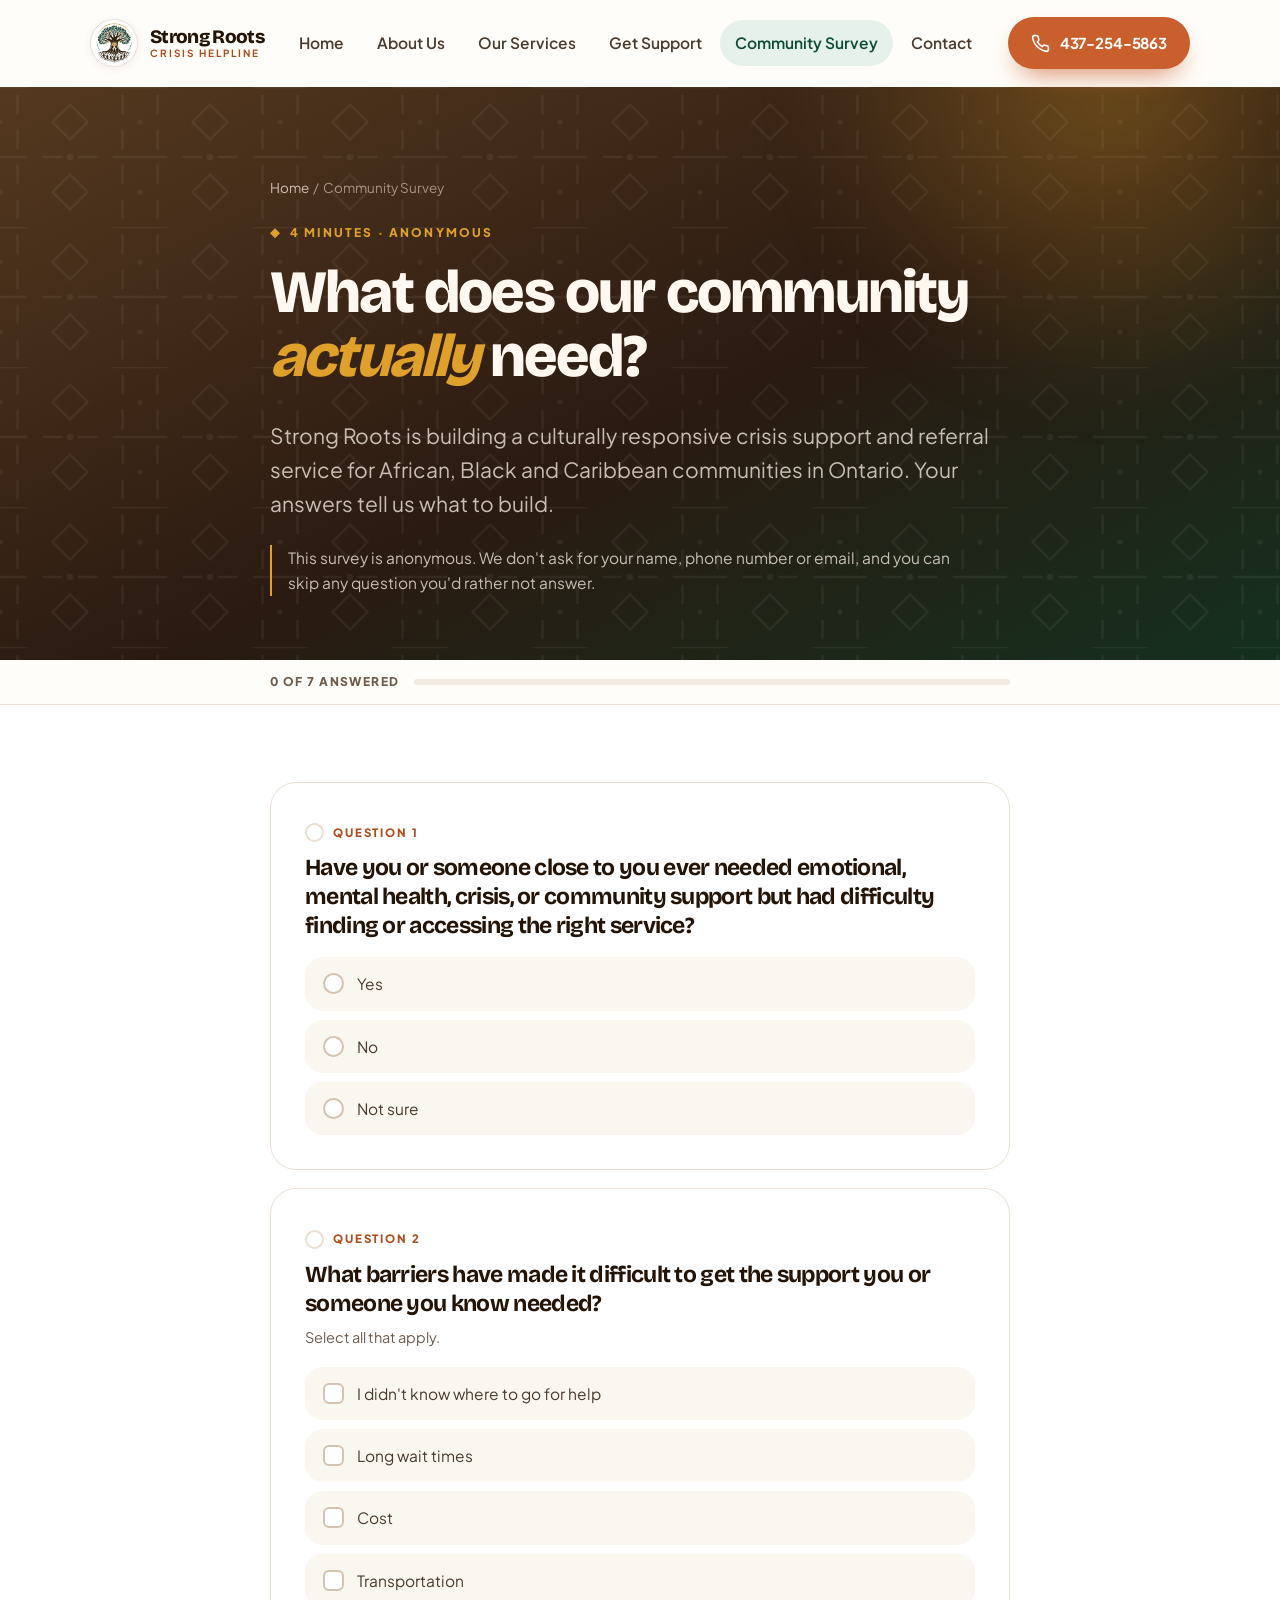
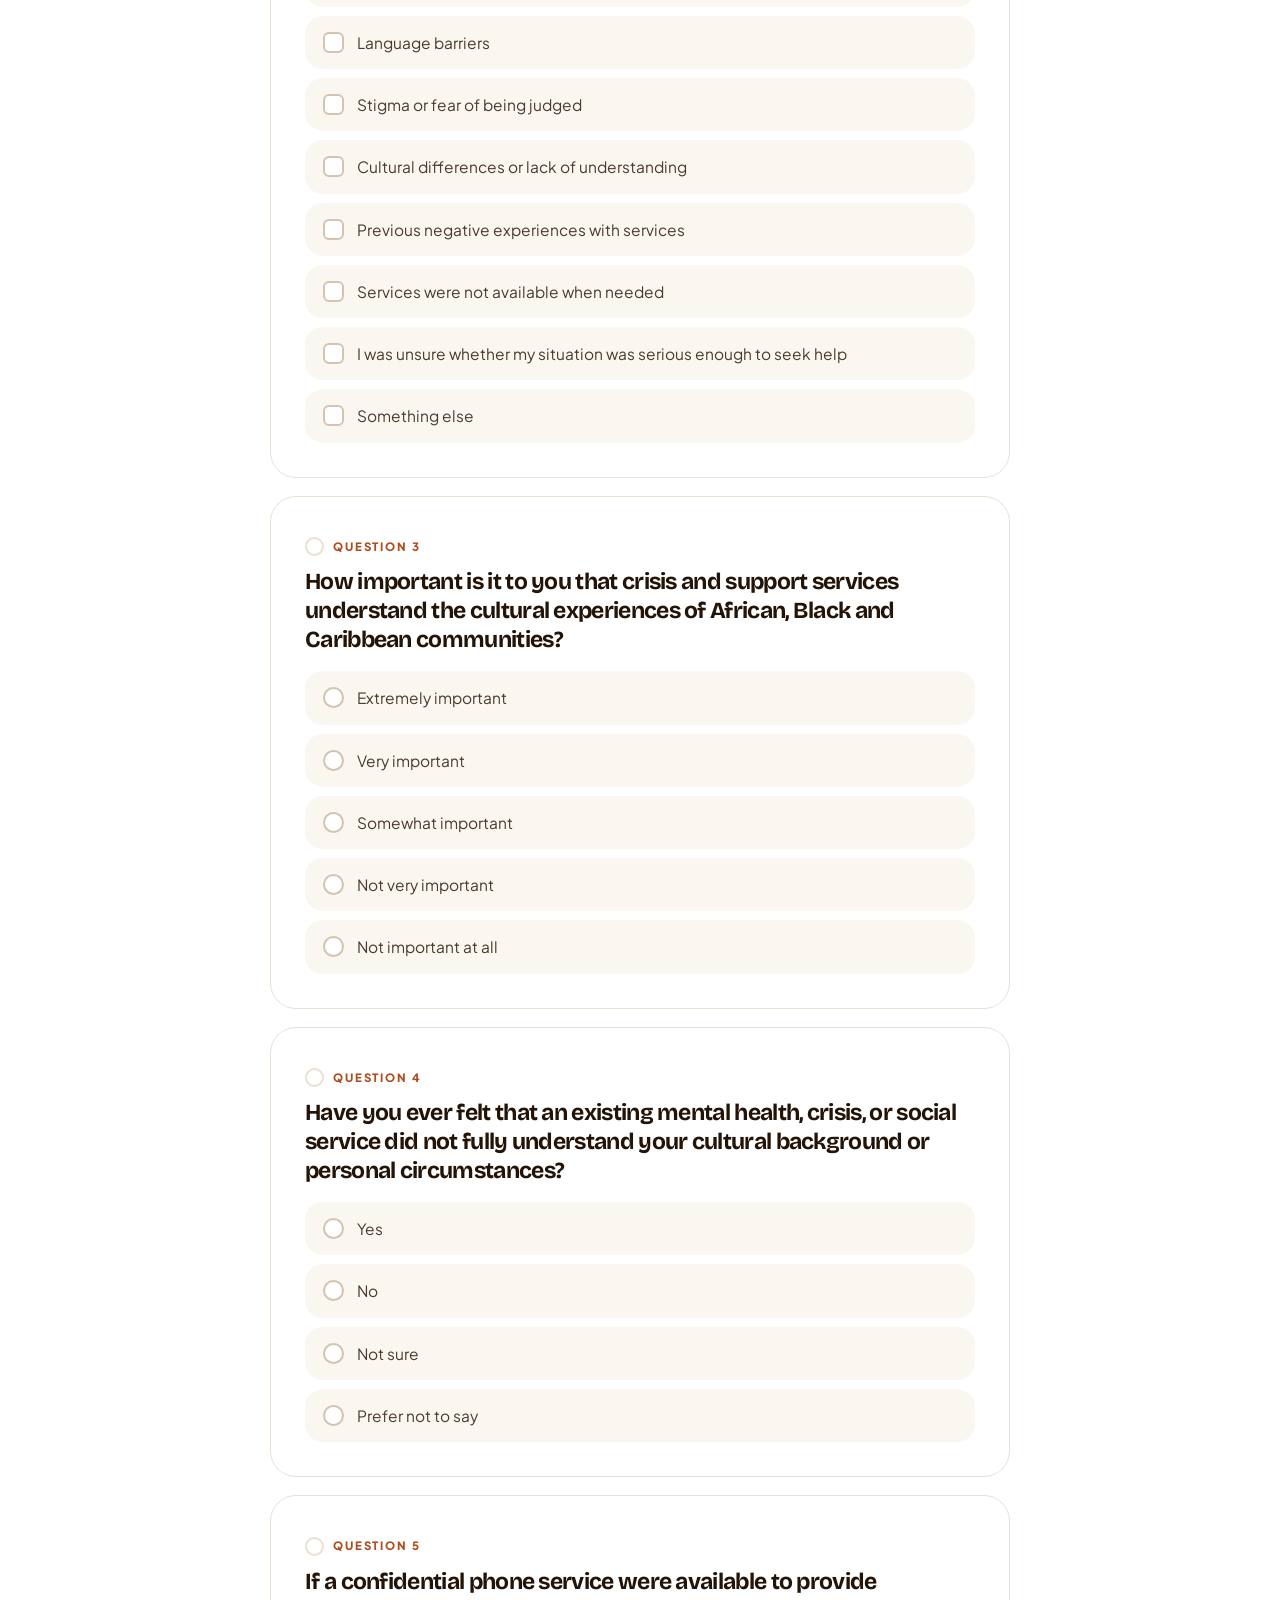
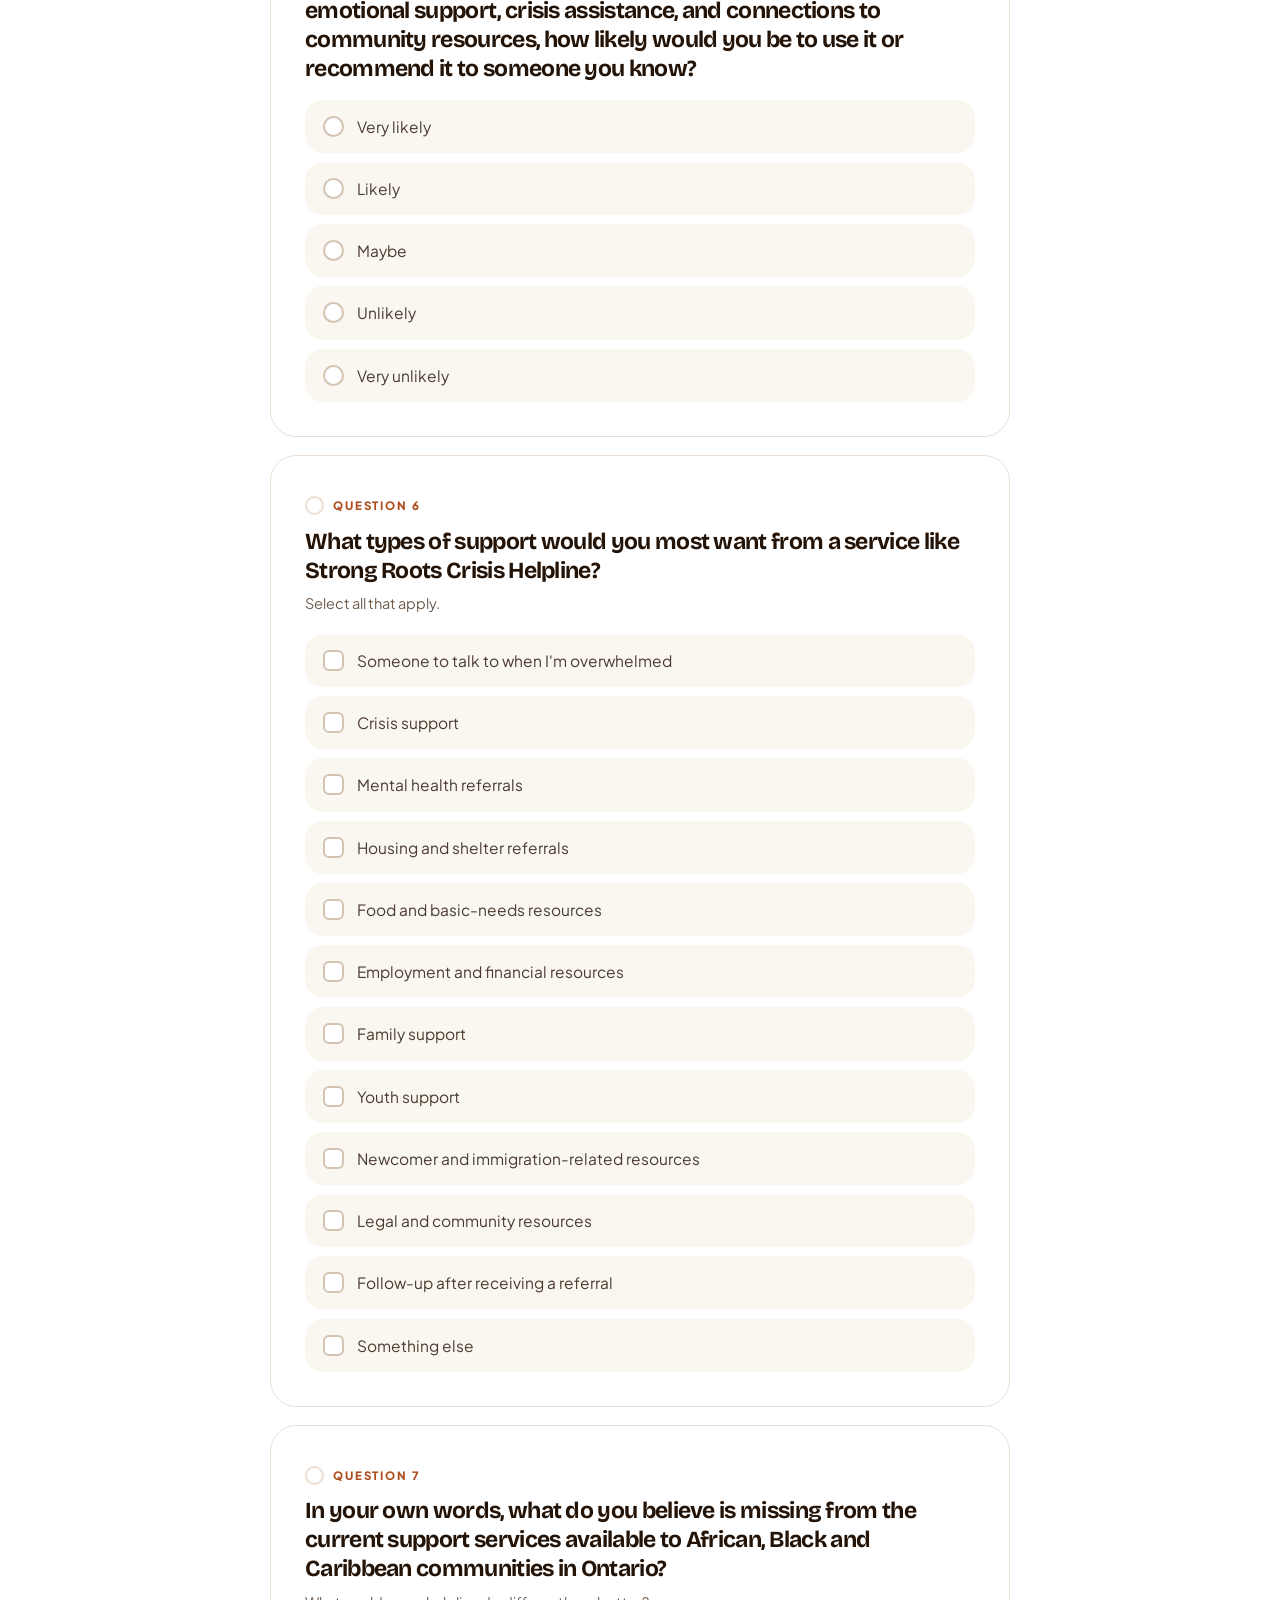
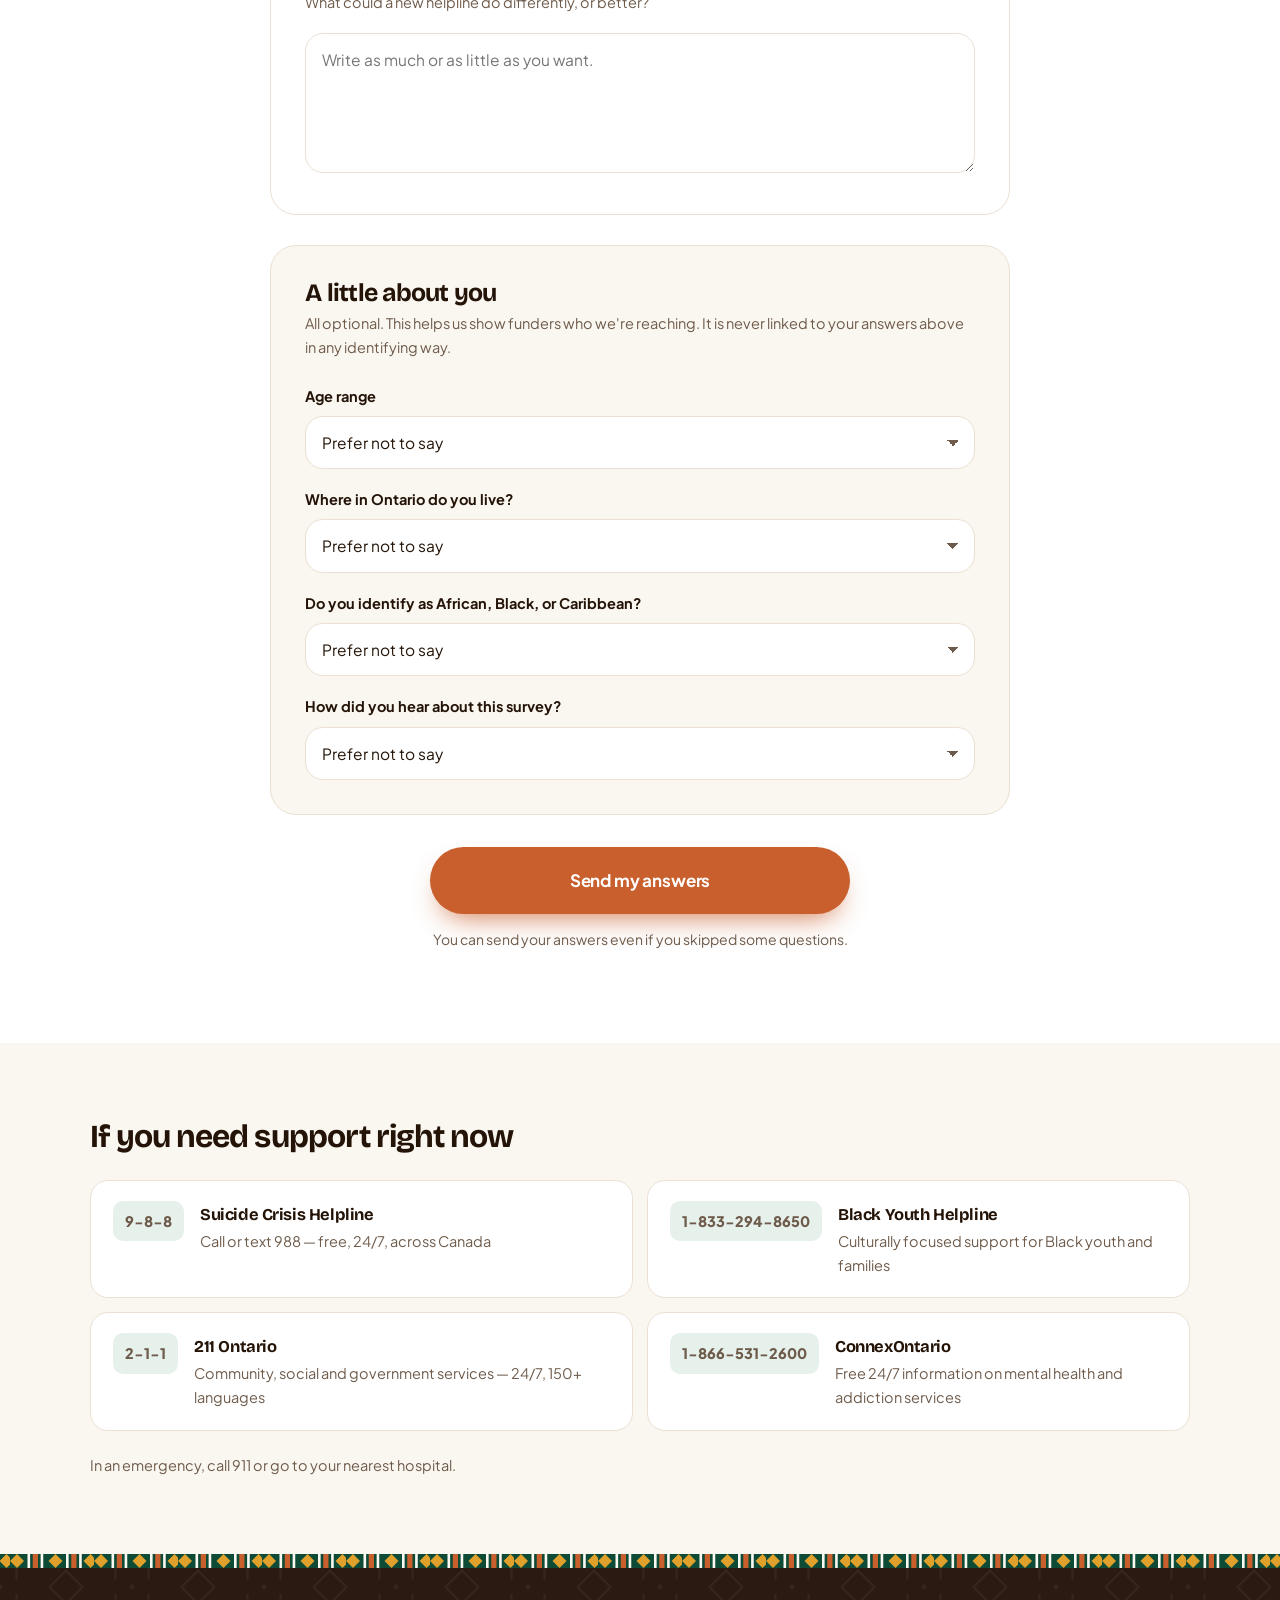
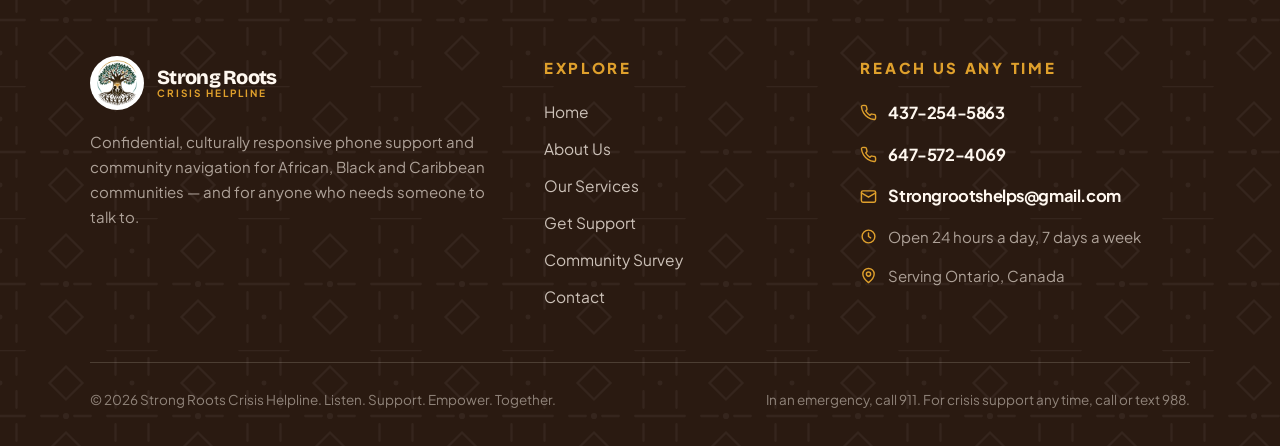
<file: survey.html>
<!DOCTYPE html>
<html lang="en">
<head>
<meta charset="utf-8">
<meta name="viewport" content="width=device-width, initial-scale=1">
<title>Community Survey — Strong Roots Crisis Helpline</title>
<meta name="description" content="Anonymous four-minute survey. Help Strong Roots build culturally responsive crisis support for African, Black and Caribbean communities in Ontario.">
<meta property="og:title" content="What does our community actually need?">
<meta property="og:description" content="An anonymous four-minute survey that shapes the helpline we build.">
<meta property="og:image" content="assets/img/logo-mark.png">
<link rel="icon" href="favicon.ico" sizes="any">
<link rel="apple-touch-icon" href="favicon.png">
<link rel="preconnect" href="https://fonts.googleapis.com">
<link rel="preconnect" href="https://fonts.gstatic.com" crossorigin>
<link href="https://fonts.googleapis.com/css2?family=Bricolage+Grotesque:opsz,wdth,wght@12..96,75..100,400..800&family=Plus+Jakarta+Sans:ital,wght@0,400;0,500;0,600;0,700;0,800;1,700&display=swap" rel="stylesheet">
<link rel="stylesheet" href="assets/css/styles.css">
</head>
<body>

<a class="skip-link" href="#main">Skip to content</a>
<header data-site-header></header>

<main id="main">

  <section class="page-head" style="padding-bottom:clamp(44px,5vw,64px)">
    <div class="wrap wrap-narrow">
      <p class="crumb"><a href="index.html">Home</a> &nbsp;/&nbsp; Community Survey</p>
      <span class="eyebrow">4 minutes · anonymous</span>
      <h1>What does our community <em style="color:var(--gold);font-style:italic">actually</em> need?</h1>
      <p class="lede">Strong Roots is building a culturally responsive crisis support and referral service for African, Black and Caribbean communities in Ontario. Your answers tell us what to build.</p>
      <p class="lede" style="font-size:15.5px;margin-top:18px;border-left:2px solid var(--gold);padding-left:16px">
        This survey is anonymous. We don't ask for your name, phone number or email, and you can skip any question you'd rather not answer.
      </p>
    </div>
  </section>

  <!-- progress bar -->
  <div class="progress" id="progressBar">
    <div class="wrap wrap-narrow">
      <div class="progress-row">
        <span class="progress-label"><span id="pnum">0</span> of 7 answered</span>
        <span class="progress-track"><span class="progress-fill" id="pfill"></span></span>
      </div>
    </div>
  </div>

  <section class="pad-sm">
    <div class="wrap wrap-narrow">

      <div id="survey">

        <div class="q" data-q="q1">
          <span class="q-num"><span class="tick"><svg viewBox="0 0 24 24" fill="none" stroke="currentColor" stroke-width="4" stroke-linecap="round" stroke-linejoin="round"><path d="M20 6 9 17l-5-5"/></svg></span> Question 1</span>
          <p class="q-text">Have you or someone close to you ever needed emotional, mental health, crisis, or community support but had difficulty finding or accessing the right service?</p>
          <div class="opts radio">
            <label class="opt"><input type="radio" name="q1" value="Yes"><span class="mark"></span><span>Yes</span></label>
            <label class="opt"><input type="radio" name="q1" value="No"><span class="mark"></span><span>No</span></label>
            <label class="opt"><input type="radio" name="q1" value="Not sure"><span class="mark"></span><span>Not sure</span></label>
          </div>
        </div>

        <div class="q" data-q="q2">
          <span class="q-num"><span class="tick"><svg viewBox="0 0 24 24" fill="none" stroke="currentColor" stroke-width="4" stroke-linecap="round" stroke-linejoin="round"><path d="M20 6 9 17l-5-5"/></svg></span> Question 2</span>
          <p class="q-text">What barriers have made it difficult to get the support you or someone you know needed?</p>
          <p class="q-hint">Select all that apply.</p>
          <div class="opts check">
            <label class="opt"><input type="checkbox" name="q2" value="I didn't know where to go for help"><span class="mark"></span><span>I didn't know where to go for help</span></label>
            <label class="opt"><input type="checkbox" name="q2" value="Long wait times"><span class="mark"></span><span>Long wait times</span></label>
            <label class="opt"><input type="checkbox" name="q2" value="Cost"><span class="mark"></span><span>Cost</span></label>
            <label class="opt"><input type="checkbox" name="q2" value="Transportation"><span class="mark"></span><span>Transportation</span></label>
            <label class="opt"><input type="checkbox" name="q2" value="Language barriers"><span class="mark"></span><span>Language barriers</span></label>
            <label class="opt"><input type="checkbox" name="q2" value="Stigma or fear of being judged"><span class="mark"></span><span>Stigma or fear of being judged</span></label>
            <label class="opt"><input type="checkbox" name="q2" value="Cultural differences or lack of understanding"><span class="mark"></span><span>Cultural differences or lack of understanding</span></label>
            <label class="opt"><input type="checkbox" name="q2" value="Previous negative experiences with services"><span class="mark"></span><span>Previous negative experiences with services</span></label>
            <label class="opt"><input type="checkbox" name="q2" value="Services were not available when needed"><span class="mark"></span><span>Services were not available when needed</span></label>
            <label class="opt"><input type="checkbox" name="q2" value="I was unsure whether my situation was serious enough to seek help"><span class="mark"></span><span>I was unsure whether my situation was serious enough to seek help</span></label>
            <label class="opt"><input type="checkbox" name="q2" value="Other" data-other="q2other"><span class="mark"></span><span>Something else</span></label>
            <div class="other-in" id="q2other"><input type="text" placeholder="Tell us what got in the way"></div>
          </div>
        </div>

        <div class="q" data-q="q3">
          <span class="q-num"><span class="tick"><svg viewBox="0 0 24 24" fill="none" stroke="currentColor" stroke-width="4" stroke-linecap="round" stroke-linejoin="round"><path d="M20 6 9 17l-5-5"/></svg></span> Question 3</span>
          <p class="q-text">How important is it to you that crisis and support services understand the cultural experiences of African, Black and Caribbean communities?</p>
          <div class="opts radio">
            <label class="opt"><input type="radio" name="q3" value="Extremely important"><span class="mark"></span><span>Extremely important</span></label>
            <label class="opt"><input type="radio" name="q3" value="Very important"><span class="mark"></span><span>Very important</span></label>
            <label class="opt"><input type="radio" name="q3" value="Somewhat important"><span class="mark"></span><span>Somewhat important</span></label>
            <label class="opt"><input type="radio" name="q3" value="Not very important"><span class="mark"></span><span>Not very important</span></label>
            <label class="opt"><input type="radio" name="q3" value="Not important at all"><span class="mark"></span><span>Not important at all</span></label>
          </div>
        </div>

        <div class="q" data-q="q4">
          <span class="q-num"><span class="tick"><svg viewBox="0 0 24 24" fill="none" stroke="currentColor" stroke-width="4" stroke-linecap="round" stroke-linejoin="round"><path d="M20 6 9 17l-5-5"/></svg></span> Question 4</span>
          <p class="q-text">Have you ever felt that an existing mental health, crisis, or social service did not fully understand your cultural background or personal circumstances?</p>
          <div class="opts radio">
            <label class="opt"><input type="radio" name="q4" value="Yes"><span class="mark"></span><span>Yes</span></label>
            <label class="opt"><input type="radio" name="q4" value="No"><span class="mark"></span><span>No</span></label>
            <label class="opt"><input type="radio" name="q4" value="Not sure"><span class="mark"></span><span>Not sure</span></label>
            <label class="opt"><input type="radio" name="q4" value="Prefer not to say"><span class="mark"></span><span>Prefer not to say</span></label>
          </div>
        </div>

        <div class="q" data-q="q5">
          <span class="q-num"><span class="tick"><svg viewBox="0 0 24 24" fill="none" stroke="currentColor" stroke-width="4" stroke-linecap="round" stroke-linejoin="round"><path d="M20 6 9 17l-5-5"/></svg></span> Question 5</span>
          <p class="q-text">If a confidential phone service were available to provide emotional support, crisis assistance, and connections to community resources, how likely would you be to use it or recommend it to someone you know?</p>
          <div class="opts radio">
            <label class="opt"><input type="radio" name="q5" value="Very likely"><span class="mark"></span><span>Very likely</span></label>
            <label class="opt"><input type="radio" name="q5" value="Likely"><span class="mark"></span><span>Likely</span></label>
            <label class="opt"><input type="radio" name="q5" value="Maybe"><span class="mark"></span><span>Maybe</span></label>
            <label class="opt"><input type="radio" name="q5" value="Unlikely"><span class="mark"></span><span>Unlikely</span></label>
            <label class="opt"><input type="radio" name="q5" value="Very unlikely"><span class="mark"></span><span>Very unlikely</span></label>
          </div>
        </div>

        <div class="q" data-q="q6">
          <span class="q-num"><span class="tick"><svg viewBox="0 0 24 24" fill="none" stroke="currentColor" stroke-width="4" stroke-linecap="round" stroke-linejoin="round"><path d="M20 6 9 17l-5-5"/></svg></span> Question 6</span>
          <p class="q-text">What types of support would you most want from a service like Strong Roots Crisis Helpline?</p>
          <p class="q-hint">Select all that apply.</p>
          <div class="opts check">
            <label class="opt"><input type="checkbox" name="q6" value="Someone to talk to when I'm overwhelmed"><span class="mark"></span><span>Someone to talk to when I'm overwhelmed</span></label>
            <label class="opt"><input type="checkbox" name="q6" value="Crisis support"><span class="mark"></span><span>Crisis support</span></label>
            <label class="opt"><input type="checkbox" name="q6" value="Mental health referrals"><span class="mark"></span><span>Mental health referrals</span></label>
            <label class="opt"><input type="checkbox" name="q6" value="Housing and shelter referrals"><span class="mark"></span><span>Housing and shelter referrals</span></label>
            <label class="opt"><input type="checkbox" name="q6" value="Food and basic-needs resources"><span class="mark"></span><span>Food and basic-needs resources</span></label>
            <label class="opt"><input type="checkbox" name="q6" value="Employment and financial resources"><span class="mark"></span><span>Employment and financial resources</span></label>
            <label class="opt"><input type="checkbox" name="q6" value="Family support"><span class="mark"></span><span>Family support</span></label>
            <label class="opt"><input type="checkbox" name="q6" value="Youth support"><span class="mark"></span><span>Youth support</span></label>
            <label class="opt"><input type="checkbox" name="q6" value="Newcomer/immigration-related community resources"><span class="mark"></span><span>Newcomer and immigration-related resources</span></label>
            <label class="opt"><input type="checkbox" name="q6" value="Legal/community resources"><span class="mark"></span><span>Legal and community resources</span></label>
            <label class="opt"><input type="checkbox" name="q6" value="Follow-up after receiving a referral"><span class="mark"></span><span>Follow-up after receiving a referral</span></label>
            <label class="opt"><input type="checkbox" name="q6" value="Other" data-other="q6other"><span class="mark"></span><span>Something else</span></label>
            <div class="other-in" id="q6other"><input type="text" placeholder="Tell us what you'd want"></div>
          </div>
        </div>

        <div class="q" data-q="q7">
          <span class="q-num"><span class="tick"><svg viewBox="0 0 24 24" fill="none" stroke="currentColor" stroke-width="4" stroke-linecap="round" stroke-linejoin="round"><path d="M20 6 9 17l-5-5"/></svg></span> Question 7</span>
          <p class="q-text">In your own words, what do you believe is missing from the current support services available to African, Black and Caribbean communities in Ontario?</p>
          <p class="q-hint">What could a new helpline do differently, or better?</p>
          <textarea id="q7" placeholder="Write as much or as little as you want."></textarea>
        </div>

        <div class="optional">
          <h2>A little about you</h2>
          <p class="sub">All optional. This helps us show funders who we're reaching. It is never linked to your answers above in any identifying way.</p>

          <div class="field">
            <label for="dage">Age range</label>
            <select id="dage">
              <option value="">Prefer not to say</option>
              <option>Under 18</option><option>18–24</option><option>25–34</option>
              <option>35–44</option><option>45–54</option><option>55–64</option><option>65+</option>
            </select>
          </div>
          <div class="field">
            <label for="dregion">Where in Ontario do you live?</label>
            <select id="dregion">
              <option value="">Prefer not to say</option>
              <option>Toronto</option><option>Peel (Mississauga, Brampton)</option>
              <option>York (Markham, Vaughan, Richmond Hill)</option><option>Durham</option>
              <option>Halton</option><option>Hamilton / Niagara</option>
              <option>Ottawa</option><option>Windsor / Southwestern Ontario</option>
              <option>Northern Ontario</option><option>Elsewhere in Ontario</option><option>Outside Ontario</option>
            </select>
          </div>
          <div class="field">
            <label for="dident">Do you identify as African, Black, or Caribbean?</label>
            <select id="dident">
              <option value="">Prefer not to say</option>
              <option>Yes</option><option>No</option>
              <option>Yes — I am a newcomer or immigrant to Canada</option>
              <option>Yes — I am a refugee or refugee claimant</option>
            </select>
          </div>
          <div class="field" style="margin-bottom:0">
            <label for="dheard">How did you hear about this survey?</label>
            <select id="dheard">
              <option value="">Prefer not to say</option>
              <option>Friend or family</option><option>Community organization</option>
              <option>Church, mosque, or faith group</option><option>Social media</option>
              <option>WhatsApp group</option><option>Event or workshop</option><option>Other</option>
            </select>
          </div>
        </div>

        <div class="submit-zone">
          <button class="btn btn-call" id="send" type="button">Send my answers</button>
          <p class="submit-note">You can send your answers even if you skipped some questions.</p>
          <p class="err" id="err"></p>
        </div>
      </div>

      <div id="thanks">
        <div class="glyph"><svg viewBox="0 0 24 24" fill="none" stroke="currentColor" stroke-width="3" stroke-linecap="round" stroke-linejoin="round"><path d="M20 6 9 17l-5-5"/></svg></div>
        <h2>Thank you for trusting us with this.</h2>
        <p>Your feedback helps Strong Roots build a service that is accessible, culturally responsive, compassionate and community-driven.</p>
        <p><strong style="color:var(--heading)">Strong Roots. Strong People. Strong Communities.</strong></p>
        <div class="btn-row center">
          <a class="btn btn-primary" href="index.html">Back to the homepage</a>
        </div>
      </div>

    </div>
  </section>

  <!-- ======================================================== SUPPORT NOW -->
  <section class="pad-sm bg-surface">
    <div class="wrap">
      <div class="section-head reveal" style="margin-bottom:26px">
        <h2 style="font-size:clamp(24px,3vw,32px)">If you need support right now</h2>
      </div>
      <div class="resource-list" data-resources></div>
      <p style="font-size:14.5px;color:var(--muted);margin-top:22px">In an emergency, call 911 or go to your nearest hospital.</p>
    </div>
  </section>

</main>

<footer data-site-footer></footer>
<script src="assets/js/site.js"></script>

<script>
/* ==========================================================================
   WHERE THE SURVEY ANSWERS GO
   --------------------------------------------------------------------------
   This is the Google Apps Script web-app link that writes each response into
   your Google Sheet. If you ever rebuild that script, paste the new link
   (the long one ending in /exec) between the quote marks below.
   ========================================================================== */

var GOOGLE_SCRIPT_URL = "https://script.google.com/macros/s/AKfycbwMqjzaupfcg6LfKMuSwXJhk5aLwaCIiADDpp3LQxbtLcV0pXSmB4X1X-40XqYKW7oM/exec";

/* ========================================================================== */

(function () {
  "use strict";

  var QIDS = ["q1", "q2", "q3", "q4", "q5", "q6", "q7"];
  var survey  = document.getElementById("survey");
  var thanks  = document.getElementById("thanks");
  var pfill   = document.getElementById("pfill");
  var pnum    = document.getElementById("pnum");
  var err     = document.getElementById("err");
  var sendBtn = document.getElementById("send");
  var bar     = document.getElementById("progressBar");

  document.querySelectorAll("input[data-other]").forEach(function (cb) {
    cb.addEventListener("change", function () {
      var box = document.getElementById(cb.getAttribute("data-other"));
      box.classList.toggle("is-on", cb.checked);
      if (cb.checked) box.querySelector("input").focus();
    });
  });

  function answered(id) {
    if (id === "q7") return document.getElementById("q7").value.trim().length > 0;
    return document.querySelector('input[name="' + id + '"]:checked') !== null;
  }

  function update() {
    var n = 0;
    QIDS.forEach(function (id) {
      var done = answered(id);
      if (done) n++;
      document.querySelector('.q[data-q="' + id + '"]').classList.toggle("is-done", done);
    });
    pfill.style.width = (n / 7) * 100 + "%";
    pnum.textContent = n;
  }

  document.addEventListener("change", update);
  document.getElementById("q7").addEventListener("input", update);
  update();

  function multi(name) {
    return Array.prototype.slice
      .call(document.querySelectorAll('input[name="' + name + '"]:checked'))
      .map(function (i) { return i.value; });
  }
  function single(name) {
    var el = document.querySelector('input[name="' + name + '"]:checked');
    return el ? el.value : "";
  }
  function otherText(id) {
    var box = document.getElementById(id);
    return box.classList.contains("is-on") ? box.querySelector("input").value.trim() : "";
  }

  function showThanks() {
    survey.style.display = "none";
    bar.style.display = "none";
    thanks.style.display = "block";
    window.scrollTo(0, 0);
  }
  function fail(msg) {
    sendBtn.disabled = false;
    sendBtn.textContent = "Send my answers";
    err.textContent = msg;
    err.classList.add("is-on");
  }

  sendBtn.addEventListener("click", function () {
    err.classList.remove("is-on");

    if (GOOGLE_SCRIPT_URL.indexOf("PASTE_YOUR_LINK") !== -1) {
      fail("This survey is not connected to its response sheet yet.");
      return;
    }
    if (QIDS.filter(answered).length === 0) {
      fail("Please answer at least one question before sending.");
      return;
    }

    var data = {
      q1: single("q1"),
      q2: multi("q2"), q2_other: otherText("q2other"),
      q3: single("q3"),
      q4: single("q4"),
      q5: single("q5"),
      q6: multi("q6"), q6_other: otherText("q6other"),
      q7: document.getElementById("q7").value.trim(),
      age: document.getElementById("dage").value,
      region: document.getElementById("dregion").value,
      identity: document.getElementById("dident").value,
      heard: document.getElementById("dheard").value
    };

    sendBtn.disabled = true;
    sendBtn.textContent = "Sending…";

    var body = JSON.stringify(data);

    fetch(GOOGLE_SCRIPT_URL, {
      method: "POST",
      headers: { "Content-Type": "text/plain;charset=utf-8" },
      body: body
    })
      .then(function () { showThanks(); })
      .catch(function () {
        fetch(GOOGLE_SCRIPT_URL, {
          method: "POST",
          mode: "no-cors",
          headers: { "Content-Type": "text/plain;charset=utf-8" },
          body: body
        })
          .then(function () { showThanks(); })
          .catch(function () {
            fail("Your answers could not be sent. Please check your internet connection and tap Send again.");
          });
      });
  });
})();
</script>
</body>
</html>
</file>
<file: assets/css/styles.css>
/* ==========================================================================
   STRONG ROOTS CRISIS HELPLINE — stylesheet
   --------------------------------------------------------------------------
   The colours of the whole website are set in the ":root" block below.
   Change a colour there once and every page updates.
   ========================================================================== */

:root {
  /* ---- earth tones, taken from the logo ---------------------------------- */
  --bark: #2A1A11;          /* deepest brown — dark sections                 */
  --bark-800: #3C2717;
  --bark-700: #55391F;
  --bark-600: #6E4A28;

  --forest: #0E4B36;        /* deep green — secondary actions, links         */
  --forest-600: #14664A;
  --forest-050: #E6F1EB;

  --clay: #C85F2C;          /* terracotta — the "call now" colour            */
  --clay-600: #AE4E1F;
  --clay-050: #FBEDE4;

  --gold: #DFA02C;          /* accent, straight from the logo                */
  --gold-050: #FBF2DE;

  /* ---- neutrals --------------------------------------------------------- */
  --paper: #FFFFFF;
  --bone: #FAF6F0;          /* warm off-white page background                */
  --bone-2: #F2EAE0;
  --heading: #241408;
  --body: #4A3B2E;
  --muted: #6E5B4B;
  --line: #EBE0D3;
  --line-dark: rgba(255, 245, 230, .16);

  /* ---- shape and depth -------------------------------------------------- */
  --r-sm: 12px;
  --r: 18px;
  --r-lg: 26px;
  --r-xl: 34px;
  --arch: 999px 999px var(--r-lg) var(--r-lg);   /* dome-topped frame        */
  --shadow-s: 0 2px 8px rgba(42, 26, 17, .07);
  --shadow: 0 14px 34px -14px rgba(42, 26, 17, .22);
  --shadow-lg: 0 36px 72px -28px rgba(42, 26, 17, .42);

  --maxw: 1180px;
  --pad: 22px;
  --nav-h: 76px;
}

@media (min-width: 900px) { :root { --pad: 40px; --nav-h: 86px; } }

/* ==========================================================================
   BASE
   ========================================================================== */

*, *::before, *::after { box-sizing: border-box; }

html {
  -webkit-text-size-adjust: 100%;
  scroll-behavior: smooth;
  scroll-padding-top: calc(var(--nav-h) + 20px);
}

body {
  margin: 0;
  background: var(--paper);
  color: var(--body);
  font-family: 'Plus Jakarta Sans', system-ui, -apple-system, 'Segoe UI', sans-serif;
  font-size: 17px;
  line-height: 1.68;
  -webkit-font-smoothing: antialiased;
  overflow-x: hidden;
}

img { max-width: 100%; height: auto; display: block; }
a { color: var(--forest-600); text-decoration: none; }
a:hover { color: var(--forest); }

h1, h2, h3, h4 {
  font-family: 'Bricolage Grotesque', 'Plus Jakarta Sans', Georgia, serif;
  color: var(--heading);
  font-weight: 700;
  line-height: 1.06;
  letter-spacing: -.03em;
  margin: 0 0 .5em;
}

h1 { font-size: clamp(40px, 6.8vw, 74px); font-weight: 800; }
h2 { font-size: clamp(31px, 4.6vw, 50px); }
h3 { font-size: clamp(20px, 2.2vw, 25px); letter-spacing: -.022em; }
p  { margin: 0 0 1.1em; }
p:last-child { margin-bottom: 0; }

::selection { background: var(--gold); color: var(--heading); }

:focus-visible {
  outline: 3px solid var(--clay);
  outline-offset: 3px;
  border-radius: 6px;
}

.skip-link {
  position: absolute; left: -9999px; top: 0; z-index: 999;
  background: var(--bark); color: #fff; padding: 14px 20px; border-radius: 0 0 12px 0;
}
.skip-link:focus { left: 0; color: #fff; }

/* ==========================================================================
   LAYOUT HELPERS
   ========================================================================== */

.wrap { width: 100%; max-width: var(--maxw); margin: 0 auto; padding: 0 var(--pad); }
.wrap-narrow { max-width: 820px; }

section { position: relative; }
.pad     { padding: clamp(64px, 9vw, 122px) 0; }
.pad-sm  { padding: clamp(48px, 6vw, 78px) 0; }

.bg-surface { background: var(--bone); }

/* dark brown sections, with a woven texture laid over them */
.bg-dark {
  position: relative;
  background: var(--bark);
  color: rgba(255, 246, 236, .76);
}
.bg-dark::before {
  content: ''; position: absolute; inset: 0; pointer-events: none;
  background: url('../img/pattern-weave.svg') repeat;
  background-size: 132px 132px;
  opacity: .05;
}
.bg-dark > * { position: relative; z-index: 1; }
.bg-dark h1, .bg-dark h2, .bg-dark h3, .bg-dark h4 { color: #FFF8F0; }

.center { text-align: center; }
.center .lede { margin-left: auto; margin-right: auto; }

/* the little woven strip used as a section divider */
.pattern-band {
  height: 14px;
  background: url('../img/pattern-kente.svg') repeat-x center / auto 100%;
}

.eyebrow {
  display: inline-flex; align-items: center; gap: 10px;
  font-size: 12px; font-weight: 800; letter-spacing: .18em; text-transform: uppercase;
  color: var(--clay-600); margin: 0 0 18px;
}
.eyebrow::before {
  content: ''; width: 10px; height: 10px; flex: 0 0 auto;
  background: var(--gold);
  clip-path: polygon(50% 0, 100% 50%, 50% 100%, 0 50%);   /* small diamond */
}
.bg-dark .eyebrow,
.hero .eyebrow,
.page-head .eyebrow,
.cta-band .eyebrow { color: var(--gold); }

.lede { font-size: clamp(17px, 1.9vw, 21px); color: var(--muted); max-width: 62ch; line-height: 1.64; }
.bg-dark .lede,
.cta-band .lede,
.page-head .lede { color: rgba(255, 246, 236, .74); }

.section-head { max-width: 720px; margin-bottom: clamp(38px, 5vw, 62px); }
.center .section-head { margin-left: auto; margin-right: auto; }

/* ==========================================================================
   BUTTONS
   ========================================================================== */

.btn {
  display: inline-flex; align-items: center; justify-content: center; gap: 10px;
  padding: 16px 30px;
  border: 1px solid transparent;
  border-radius: 999px;
  font: inherit; font-size: 16px; font-weight: 700; letter-spacing: -.01em;
  cursor: pointer; text-align: center;
  transition: transform .16s ease, box-shadow .2s ease, background .18s ease, color .18s ease;
}
.btn:hover { transform: translateY(-2px); }
.btn:active { transform: translateY(0); }
.btn svg { width: 19px; height: 19px; flex: 0 0 auto; }

.btn-call { background: var(--clay); color: #fff; box-shadow: 0 14px 28px -12px rgba(200, 95, 44, .85); }
.btn-call:hover { background: var(--clay-600); color: #fff; box-shadow: 0 20px 36px -14px rgba(200, 95, 44, .95); }

.btn-primary { background: var(--forest); color: #fff; box-shadow: 0 14px 28px -12px rgba(14, 75, 54, .7); }
.btn-primary:hover { background: var(--forest-600); color: #fff; }

.btn-ghost { background: transparent; color: var(--heading); border-color: var(--line); }
.btn-ghost:hover { background: var(--bone); border-color: var(--forest); color: var(--forest); }

.bg-dark .btn-ghost,
.hero .btn-ghost,
.page-head .btn-ghost,
.cta-band .btn-ghost { color: #FFF8F0; border-color: rgba(255, 246, 236, .32); }

.bg-dark .btn-ghost:hover,
.hero .btn-ghost:hover,
.page-head .btn-ghost:hover,
.cta-band .btn-ghost:hover { background: rgba(255, 246, 236, .10); border-color: var(--gold); color: #fff; }

.btn-row { display: flex; flex-wrap: wrap; gap: 14px; margin-top: 34px; }
.center .btn-row { justify-content: center; }

/* ==========================================================================
   HEADER  (built by assets/js/site.js)
   ========================================================================== */

.site-header {
  position: sticky; top: 0; z-index: 90;
  background: rgba(255, 253, 250, .86);
  backdrop-filter: saturate(180%) blur(16px);
  -webkit-backdrop-filter: saturate(180%) blur(16px);
  border-bottom: 1px solid transparent;
  transition: border-color .25s ease, box-shadow .25s ease;
}
.site-header.is-stuck { border-bottom-color: var(--line); box-shadow: 0 4px 24px -14px rgba(42, 26, 17, .3); }

.nav { height: var(--nav-h); display: flex; align-items: center; justify-content: space-between; gap: 20px; }

.brand { display: inline-flex; align-items: center; gap: 12px; color: var(--heading); }
.brand:hover { color: var(--heading); }
.brand-mark {
  width: 48px; height: 48px; flex: 0 0 auto;
  border-radius: 50%;
  background: var(--paper);
  border: 1px solid var(--line);
  padding: 3px;
  box-shadow: var(--shadow-s);
}
.brand-text { display: flex; flex-direction: column; line-height: 1.08; }
.brand-name {
  font-family: 'Bricolage Grotesque', 'Plus Jakarta Sans', serif;
  font-size: 19px; font-weight: 800; letter-spacing: -.035em;
}
.brand-sub { font-size: 10px; font-weight: 700; letter-spacing: .2em; text-transform: uppercase; color: var(--clay-600); }

.nav-links { display: none; align-items: center; gap: 3px; }
@media (min-width: 1000px) { .nav-links { display: flex; } }

.nav-links a {
  padding: 10px 15px; border-radius: 999px;
  font-size: 15.5px; font-weight: 600; color: var(--body);
  transition: background .18s ease, color .18s ease;
}
.nav-links a:hover { background: var(--forest-050); color: var(--forest); }
.nav-links a.is-active { color: var(--forest); background: var(--forest-050); }

.nav-actions { display: flex; align-items: center; gap: 10px; }
.nav-actions .btn { padding: 12px 22px; font-size: 15px; }
.nav-call-label { display: none; }
@media (min-width: 560px) { .nav-call-label { display: inline; } }

.nav-toggle {
  display: inline-flex; flex-direction: column; justify-content: center; gap: 5px;
  width: 46px; height: 46px; padding: 0 12px;
  background: var(--paper); border: 1px solid var(--line); border-radius: 14px; cursor: pointer;
}
@media (min-width: 1000px) { .nav-toggle { display: none; } }
.nav-toggle span { display: block; height: 2px; border-radius: 2px; background: var(--heading); transition: transform .25s ease, opacity .2s ease; }
.nav-toggle[aria-expanded="true"] span:nth-child(1) { transform: translateY(7px) rotate(45deg); }
.nav-toggle[aria-expanded="true"] span:nth-child(2) { opacity: 0; }
.nav-toggle[aria-expanded="true"] span:nth-child(3) { transform: translateY(-7px) rotate(-45deg); }

.mobile-menu { display: none; border-top: 1px solid var(--line); background: var(--paper); padding: 12px var(--pad) 26px; }
.mobile-menu.is-open { display: block; }
@media (min-width: 1000px) { .mobile-menu, .mobile-menu.is-open { display: none; } }
.mobile-menu a {
  display: block; padding: 15px 6px;
  font-size: 17px; font-weight: 700; color: var(--heading);
  border-bottom: 1px solid var(--line);
}
.mobile-menu a:last-of-type { border-bottom: 0; }
.mobile-menu a.is-active { color: var(--forest); }

/* ==========================================================================
   HERO
   ========================================================================== */

.hero {
  position: relative; overflow: hidden;
  background: linear-gradient(155deg, var(--bark-700) 0%, var(--bark) 52%, #14301F 100%);
  color: rgba(255, 246, 236, .78);
  padding: clamp(60px, 8vw, 108px) 0 clamp(78px, 9vw, 130px);
}
/* woven texture */
.hero::before {
  content: ''; position: absolute; inset: 0; pointer-events: none;
  background: url('../img/pattern-weave.svg') repeat;
  background-size: 140px 140px;
  opacity: .055;
}
/* warm sunrise glow, echoing the sun behind the tree in the logo */
.hero::after {
  content: ''; position: absolute; pointer-events: none;
  width: 680px; height: 680px; border-radius: 50%;
  top: -280px; right: -170px;
  background: radial-gradient(circle, rgba(223, 160, 44, .40) 0%, rgba(200, 95, 44, .16) 45%, transparent 70%);
  filter: blur(38px);
}

.hero-grid { position: relative; z-index: 2; display: grid; gap: clamp(44px, 6vw, 72px); align-items: center; }
@media (min-width: 980px) { .hero-grid { grid-template-columns: 1.08fr .92fr; } }

.hero h1 { color: #FFF8F0; margin-bottom: 22px; }
.hero h1 .accent {
  background: linear-gradient(100deg, var(--gold) 8%, #F0B95A 50%, var(--clay) 95%);
  -webkit-background-clip: text; background-clip: text; color: transparent;
}
.hero p.lede { color: rgba(255, 246, 236, .76); font-size: clamp(17px, 1.9vw, 20px); }

.pill {
  display: inline-flex; align-items: center; gap: 10px;
  padding: 9px 18px 9px 13px; margin-bottom: 26px;
  background: rgba(255, 246, 236, .09);
  border: 1px solid rgba(255, 246, 236, .2);
  border-radius: 999px;
  font-size: 13.5px; font-weight: 600; color: #FFF8F0;
  backdrop-filter: blur(6px);
}
.dot {
  width: 8px; height: 8px; border-radius: 50%; background: #62C48A;
  box-shadow: 0 0 0 0 rgba(98, 196, 138, .65);
  animation: ping 2.2s cubic-bezier(.4, 0, .6, 1) infinite;
}
@keyframes ping {
  0%   { box-shadow: 0 0 0 0 rgba(98, 196, 138, .6); }
  70%  { box-shadow: 0 0 0 11px rgba(98, 196, 138, 0); }
  100% { box-shadow: 0 0 0 0 rgba(98, 196, 138, 0); }
}

/* the glass "call us" card in the hero */
.call-card {
  position: relative;
  background: rgba(255, 246, 236, .07);
  border: 1px solid rgba(255, 246, 236, .18);
  border-radius: var(--r-xl);
  padding: clamp(26px, 3.4vw, 38px);
  backdrop-filter: blur(18px);
  -webkit-backdrop-filter: blur(18px);
  box-shadow: var(--shadow-lg);
  overflow: hidden;
}
.call-card::after {
  content: ''; position: absolute; inset: 0; pointer-events: none;
  background: url('../img/logo-mark.png') no-repeat right -70px bottom -70px / 300px;
  opacity: .09;
}
.call-card h2 {
  color: #FFF8F0; font-size: 23px; letter-spacing: -.028em; margin-bottom: 6px;
}
.call-card .card-sub { font-size: 14.5px; color: rgba(255, 246, 236, .64); margin-bottom: 24px; }

/* Phone list — light by default so it works on white cards.
   The dark variant inside .call-card is defined right below. */
.phone-list { display: grid; gap: 12px; position: relative; z-index: 1; }
.phone-item {
  display: flex; align-items: center; gap: 15px;
  padding: 15px 18px;
  background: var(--bone);
  border: 1px solid var(--line);
  border-radius: var(--r);
  color: var(--heading);
  transition: background .18s ease, border-color .18s ease, transform .18s ease;
}
.phone-item:hover { background: var(--gold-050); border-color: var(--gold); color: var(--heading); transform: translateX(3px); }
.phone-icon {
  width: 44px; height: 44px; flex: 0 0 auto;
  display: grid; place-items: center;
  background: linear-gradient(140deg, var(--gold), var(--clay));
  border-radius: 14px; color: #fff;
}
.phone-icon svg { width: 20px; height: 20px; }
.phone-meta { display: flex; flex-direction: column; line-height: 1.25; min-width: 0; }
.phone-label { font-size: 11.5px; font-weight: 800; letter-spacing: .14em; text-transform: uppercase; color: var(--muted); }
.phone-number { font-size: 20px; font-weight: 800; letter-spacing: -.025em; }

/* dark variant, used in the hero card */
.call-card .phone-item { background: rgba(255, 246, 236, .07); border-color: rgba(255, 246, 236, .14); color: #FFF8F0; }
.call-card .phone-item:hover { background: rgba(255, 246, 236, .14); border-color: var(--gold); color: #fff; }
.call-card .phone-label { color: rgba(255, 246, 236, .54); }

.card-foot {
  margin-top: 22px; padding-top: 20px;
  border-top: 1px solid rgba(255, 246, 236, .14);
  display: flex; flex-wrap: wrap; gap: 8px 20px;
  font-size: 13.5px; color: rgba(255, 246, 236, .64);
  position: relative; z-index: 1;
}
.card-foot span { display: inline-flex; align-items: center; gap: 7px; }
.card-foot svg { width: 15px; height: 15px; color: var(--gold); }

/* ==========================================================================
   TRUST STRIP
   ========================================================================== */

.trust {
  display: grid; grid-template-columns: repeat(2, 1fr); gap: 1px;
  background: var(--line);
  border: 1px solid var(--line);
  border-radius: var(--r-lg);
  overflow: hidden;
  margin-top: -48px; position: relative; z-index: 5;
  box-shadow: var(--shadow);
}
@media (min-width: 820px) { .trust { grid-template-columns: repeat(4, 1fr); } }
.trust-item { background: var(--paper); padding: 28px 22px; text-align: center; }
.trust-item strong {
  font-family: 'Bricolage Grotesque', 'Plus Jakarta Sans', serif;
  display: block; font-size: 17px; font-weight: 700; color: var(--heading);
  letter-spacing: -.028em; margin-bottom: 3px;
}
.trust-item span { font-size: 13.5px; color: var(--muted); }
.trust-item svg { width: 26px; height: 26px; color: var(--forest); margin: 0 auto 12px; }
.trust-item:nth-child(2) svg { color: var(--clay-600); }
.trust-item:nth-child(3) svg { color: var(--bark-600); }
.trust-item:nth-child(4) svg { color: #B07C14; }

/* ==========================================================================
   CARDS & GRIDS
   ========================================================================== */

.grid { display: grid; gap: 22px; }
.grid-2 { grid-template-columns: 1fr; }
.grid-3 { grid-template-columns: 1fr; }
@media (min-width: 700px)  { .grid-2 { grid-template-columns: repeat(2, 1fr); } .grid-3 { grid-template-columns: repeat(2, 1fr); } }
@media (min-width: 1000px) { .grid-3 { grid-template-columns: repeat(3, 1fr); } }

.card {
  position: relative; overflow: hidden;
  background: var(--paper);
  border: 1px solid var(--line);
  border-radius: var(--r-lg);
  padding: clamp(26px, 3vw, 34px);
  transition: transform .22s ease, box-shadow .22s ease, border-color .22s ease;
}
/* a thin woven strip appears along the top edge on hover */
.card::after {
  content: ''; position: absolute; top: 0; left: 0; right: 0; height: 5px;
  background: url('../img/pattern-kente.svg') repeat-x left center / auto 100%;
  transform: scaleX(0); transform-origin: left;
  transition: transform .34s cubic-bezier(.2, .7, .3, 1);
}
.card:hover { transform: translateY(-4px); box-shadow: var(--shadow); border-color: transparent; }
.card:hover::after { transform: scaleX(1); }
.card h3 { margin-bottom: 10px; }
.card p { font-size: 15.5px; line-height: 1.64; margin: 0; }

.card-icon {
  width: 56px; height: 56px;
  border-radius: 50% 50% 16px 16px;      /* small arch, echoing the tree canopy */
  display: grid; place-items: center;
  background: var(--forest-050); color: var(--forest);
  margin-bottom: 20px;
}
.card-icon svg { width: 25px; height: 25px; }
.card:nth-child(3n+2) .card-icon { background: var(--clay-050); color: var(--clay-600); }
.card:nth-child(3n+3) .card-icon { background: var(--gold-050); color: #9A6A12; }

/* numbered "how it works" steps */
.steps { display: grid; gap: 20px; }
@media (min-width: 760px)  { .steps { grid-template-columns: repeat(2, 1fr); } }
@media (min-width: 1040px) { .steps { grid-template-columns: repeat(4, 1fr); } }

.step {
  position: relative;
  background: var(--paper);
  border: 1px solid var(--line);
  border-radius: var(--r-lg);
  padding: 30px 26px 28px;
}
.step-num {
  width: 48px; height: 48px; margin-bottom: 18px;
  display: grid; place-items: center;
  background: var(--bark); color: var(--gold);
  border-radius: 50% 50% 14px 14px;
  font-family: 'Bricolage Grotesque', serif;
  font-size: 18px; font-weight: 800;
}
.step h3 { font-size: 19px; margin-bottom: 8px; }
.step p { font-size: 15px; margin: 0; }

/* tag chips */
.chips { display: flex; flex-wrap: wrap; gap: 10px; }
.chip {
  display: inline-flex; align-items: center; gap: 9px;
  padding: 11px 19px;
  background: var(--paper); border: 1px solid var(--line); border-radius: 999px;
  font-size: 15px; font-weight: 600; color: var(--heading);
  transition: border-color .18s ease, transform .18s ease, background .18s ease;
}
.chip:hover { border-color: var(--gold); background: var(--gold-050); transform: translateY(-2px); }
.chip::before {
  content: ''; width: 8px; height: 8px; flex: 0 0 auto;
  background: var(--gold);
  clip-path: polygon(50% 0, 100% 50%, 50% 100%, 0 50%);
}
.chip:nth-child(3n+2)::before { background: var(--clay); }
.chip:nth-child(3n+3)::before { background: var(--forest); }

/* ==========================================================================
   PULL QUOTE
   ========================================================================== */

.quote { position: relative; border-left: 3px solid var(--gold); padding: 4px 0 4px 28px; margin: 34px 0; }
.quote p {
  font-family: 'Bricolage Grotesque', 'Plus Jakarta Sans', serif;
  font-size: clamp(21px, 2.7vw, 29px);
  font-weight: 700; line-height: 1.34; letter-spacing: -.03em;
  color: var(--heading);
}
.bg-dark .quote p { color: #FFF8F0; }

/* ==========================================================================
   FOUNDER SECTION
   ========================================================================== */

.founder { display: grid; gap: clamp(40px, 5vw, 66px); align-items: center; }
@media (min-width: 900px) { .founder { grid-template-columns: .82fr 1.18fr; } }

.founder-photo { position: relative; }
.founder-photo img {
  width: 100%;
  border-radius: var(--arch);          /* dome-topped, like an archway */
  box-shadow: var(--shadow-lg);
}
/* warm halo offset behind the arch */
.founder-photo::before {
  content: ''; position: absolute; inset: 26px -20px -20px 26px;
  border-radius: var(--arch);
  background: linear-gradient(150deg, var(--gold), var(--clay));
  opacity: .22; z-index: -1;
}
/* mirrored version — text on the left, photo on the right */
@media (min-width: 900px) {
  .founder.is-reverse { grid-template-columns: 1.18fr .82fr; }
}
@media (max-width: 899px) {
  .founder.is-reverse .founder-photo { order: -1; }
}
.founder.is-reverse .founder-photo::before { inset: 26px 26px -20px -20px; }

.founder-badge {
  position: absolute; left: 50%; bottom: -24px; transform: translateX(-50%);
  display: inline-flex; align-items: center; gap: 12px;
  padding: 13px 24px;
  background: var(--paper); border: 1px solid var(--line);
  border-radius: 999px; box-shadow: var(--shadow);
  white-space: nowrap;
}
.founder-badge strong {
  font-family: 'Bricolage Grotesque', serif;
  font-size: 16px; font-weight: 800; color: var(--heading); letter-spacing: -.03em;
}
.founder-badge span { font-size: 13px; color: var(--muted); }

.signature { margin-top: 30px; padding-top: 24px; border-top: 1px solid var(--line); }
.signature .sig-name {
  font-family: 'Bricolage Grotesque', serif;
  font-size: 30px; font-weight: 800; letter-spacing: -.035em; color: var(--heading);
  font-style: italic; margin-bottom: 2px;
}
.signature .sig-role { font-size: 14px; color: var(--muted); }

/* ==========================================================================
   VALUE WORDS (dark band)
   ========================================================================== */

.words { display: flex; flex-wrap: wrap; gap: 12px; justify-content: center; margin-top: 40px; }
.word {
  font-family: 'Bricolage Grotesque', serif;
  padding: 14px 30px;
  border: 1px solid rgba(255, 246, 236, .22);
  border-radius: 999px;
  font-size: clamp(17px, 2vw, 21px); font-weight: 700; letter-spacing: -.03em;
  color: #FFF8F0;
  background: rgba(255, 246, 236, .05);
}
.word:nth-child(odd) { border-color: rgba(223, 160, 44, .55); }

/* ==========================================================================
   CALL-TO-ACTION BAND
   ========================================================================== */

.cta-band {
  position: relative; overflow: hidden;
  border-radius: var(--r-xl);
  background: linear-gradient(130deg, var(--bark-700) 0%, var(--bark) 50%, #123024 100%);
  color: rgba(255, 246, 236, .78);
  padding: clamp(42px, 6vw, 76px);
  text-align: center;
}
.cta-band::before {
  content: ''; position: absolute; inset: 0; pointer-events: none;
  background: url('../img/pattern-weave.svg') repeat;
  background-size: 132px 132px; opacity: .06;
}
.cta-band::after {
  content: ''; position: absolute; pointer-events: none;
  width: 460px; height: 460px; border-radius: 50%; top: -200px; right: -120px;
  background: radial-gradient(circle, rgba(223, 160, 44, .38) 0%, transparent 70%);
  filter: blur(30px);
}
.cta-band > * { position: relative; z-index: 1; }
.cta-band h2 { color: #FFF8F0; }

/* ==========================================================================
   EMERGENCY RESOURCES
   ========================================================================== */

.alert {
  display: flex; gap: 18px; align-items: flex-start;
  background: var(--clay-050);
  border: 1px solid rgba(200, 95, 44, .3);
  border-radius: var(--r-lg);
  padding: 26px 28px;
}
.alert svg { width: 26px; height: 26px; color: var(--clay-600); flex: 0 0 auto; margin-top: 2px; }
.alert h3 { font-size: 19px; margin-bottom: 6px; }
.alert p { font-size: 15.5px; margin: 0; color: #7E3D1E; }

.resource-list { display: grid; gap: 14px; margin-top: 26px; }
@media (min-width: 780px) { .resource-list { grid-template-columns: repeat(2, 1fr); } }
.resource {
  display: flex; gap: 16px; align-items: flex-start;
  background: var(--paper); border: 1px solid var(--line); border-radius: var(--r);
  padding: 20px 22px;
}
.resource-num {
  font-size: 15px; font-weight: 800; color: var(--forest);
  background: var(--forest-050); border-radius: 10px;
  padding: 8px 12px; white-space: nowrap; flex: 0 0 auto;
}
.resource b {
  font-family: 'Bricolage Grotesque', serif;
  display: block; font-size: 16.5px; color: var(--heading); font-weight: 700; letter-spacing: -.025em;
}
.resource span { font-size: 14.5px; color: var(--muted); }

/* ==========================================================================
   PAGE HEADER (inner pages)
   ========================================================================== */

.page-head {
  position: relative; overflow: hidden;
  background: linear-gradient(155deg, var(--bark-700) 0%, var(--bark) 55%, #14301F 100%);
  color: rgba(255, 246, 236, .76);
  padding: clamp(56px, 7vw, 100px) 0 clamp(56px, 7vw, 92px);
}
.page-head::before {
  content: ''; position: absolute; inset: 0; pointer-events: none;
  background: url('../img/pattern-weave.svg') repeat;
  background-size: 140px 140px; opacity: .055;
}
.page-head::after {
  content: ''; position: absolute; pointer-events: none;
  width: 620px; height: 620px; border-radius: 50%; top: -300px; right: -140px;
  background: radial-gradient(circle, rgba(223, 160, 44, .34) 0%, transparent 70%);
  filter: blur(36px);
}
.page-head > * { position: relative; z-index: 1; }
.page-head h1 { color: #FFF8F0; font-size: clamp(36px, 5.6vw, 60px); }

.crumb { font-size: 13.5px; color: rgba(255, 246, 236, .52); margin-bottom: 18px; }
.crumb a { color: rgba(255, 246, 236, .74); }
.crumb a:hover { color: var(--gold); }

/* ==========================================================================
   PROSE (long text blocks)
   ========================================================================== */

.prose h2 { margin-top: 1.6em; }
.prose h2:first-child { margin-top: 0; }
.prose h3 { margin-top: 1.5em; }
.prose p, .prose li { font-size: 17px; line-height: 1.74; }
.prose ul { padding-left: 0; list-style: none; margin: 0 0 1.4em; }
.prose ul li { position: relative; padding-left: 30px; margin-bottom: 11px; }
.prose ul li::before {
  content: ''; position: absolute; left: 4px; top: 11px;
  width: 9px; height: 9px; background: var(--gold);
  clip-path: polygon(50% 0, 100% 50%, 50% 100%, 0 50%);
}

/* ==========================================================================
   CONTACT
   ========================================================================== */

.contact-grid { display: grid; gap: 22px; }
@media (min-width: 860px) { .contact-grid { grid-template-columns: repeat(3, 1fr); } }

.contact-card {
  background: var(--paper); border: 1px solid var(--line);
  border-radius: var(--r-lg); padding: 32px 28px;
  transition: transform .22s ease, box-shadow .22s ease;
}
.contact-card:hover { transform: translateY(-4px); box-shadow: var(--shadow); }
.contact-card .card-icon { margin-bottom: 18px; }
.contact-card h3 { font-size: 19px; margin-bottom: 8px; }
.contact-card a { font-size: 18px; font-weight: 700; letter-spacing: -.02em; word-break: break-word; }
.contact-card p { font-size: 14.5px; color: var(--muted); margin-top: 6px; }

/* ==========================================================================
   FOOTER  (built by assets/js/site.js)
   ========================================================================== */

.site-footer {
  position: relative;
  background: var(--bark); color: rgba(255, 246, 236, .62);
  padding: calc(clamp(56px, 7vw, 88px) + 14px) 0 34px;
}
/* woven strip along the very top edge */
.site-footer::after {
  content: ''; position: absolute; top: 0; left: 0; right: 0; height: 14px;
  background: url('../img/pattern-kente.svg') repeat-x center / auto 100%;
}
.site-footer::before {
  content: ''; position: absolute; inset: 0; pointer-events: none;
  background: url('../img/pattern-weave.svg') repeat;
  background-size: 132px 132px; opacity: .05;
}
.site-footer > * { position: relative; z-index: 1; }

.footer-top { display: grid; gap: 42px; }
@media (min-width: 860px) { .footer-top { grid-template-columns: 1.5fr 1fr 1.2fr; } }

.footer-brand { display: inline-flex; align-items: center; gap: 13px; margin-bottom: 20px; }
.footer-brand img { width: 54px; height: 54px; border-radius: 50%; background: var(--paper); padding: 4px; }
.footer-brand .brand-name { color: #FFF8F0; font-size: 20px; }
.footer-brand .brand-sub { color: var(--gold); }
.site-footer p { font-size: 15px; line-height: 1.66; max-width: 42ch; }

.footer-title { font-size: 12px; font-weight: 800; letter-spacing: .18em; text-transform: uppercase; color: var(--gold); margin: 0 0 18px; }
.footer-links { display: grid; gap: 11px; }
.footer-links a { color: rgba(255, 246, 236, .76); font-size: 15.5px; }
.footer-links a:hover { color: var(--gold); }

.footer-contact { display: grid; gap: 14px; }
.footer-contact a { display: flex; align-items: center; gap: 11px; color: #FFF8F0; font-size: 16.5px; font-weight: 700; letter-spacing: -.025em; word-break: break-word; }
.footer-contact a:hover { color: var(--gold); }
.footer-contact svg { width: 17px; height: 17px; color: var(--gold); flex: 0 0 auto; }

.socials { display: flex; gap: 11px; margin-top: 24px; }
.socials a {
  width: 46px; height: 46px; border-radius: 50% 50% 14px 14px;
  display: grid; place-items: center;
  background: rgba(255, 246, 236, .08); border: 1px solid rgba(255, 246, 236, .16);
  color: rgba(255, 246, 236, .82);
  transition: background .18s ease, transform .18s ease, color .18s ease, border-color .18s ease;
}
.socials a:hover { background: var(--gold); border-color: var(--gold); color: var(--bark); transform: translateY(-3px); }
.socials svg { width: 19px; height: 19px; }

.footer-bottom {
  margin-top: 52px; padding-top: 26px;
  border-top: 1px solid var(--line-dark);
  display: flex; flex-wrap: wrap; gap: 12px 26px; justify-content: space-between;
  font-size: 13.5px; color: rgba(255, 246, 236, .48);
}

/* ==========================================================================
   STICKY MOBILE CALL BAR
   ========================================================================== */

.call-bar {
  position: fixed; left: 0; right: 0; bottom: 0; z-index: 80;
  display: flex; gap: 10px;
  padding: 12px 14px calc(12px + env(safe-area-inset-bottom));
  background: rgba(255, 253, 250, .95);
  backdrop-filter: blur(14px);
  border-top: 1px solid var(--line);
}
@media (min-width: 1000px) { .call-bar { display: none; } }
.call-bar .btn { flex: 1; padding: 14px 12px; font-size: 15px; }
body.has-call-bar { padding-bottom: 84px; }
@media (min-width: 1000px) { body.has-call-bar { padding-bottom: 0; } }

/* ==========================================================================
   SURVEY  (survey.html)
   ========================================================================== */

.progress {
  position: sticky; top: var(--nav-h); z-index: 60;
  background: rgba(255, 253, 250, .94);
  backdrop-filter: blur(12px);
  border-bottom: 1px solid var(--line);
  padding: 12px 0;
}
.progress-row { display: flex; align-items: center; gap: 14px; }
.progress-label { font-size: 12px; font-weight: 800; letter-spacing: .12em; text-transform: uppercase; color: var(--muted); white-space: nowrap; }
.progress-track { flex: 1; height: 6px; background: var(--bone-2); border-radius: 3px; overflow: hidden; }
.progress-fill { height: 100%; width: 0; border-radius: 3px; background: linear-gradient(90deg, var(--forest), var(--gold), var(--clay)); transition: width .35s cubic-bezier(.2, .8, .2, 1); }

.q {
  background: var(--paper);
  border: 1px solid var(--line);
  border-radius: var(--r-lg);
  padding: clamp(24px, 3vw, 34px);
  margin-bottom: 18px;
  transition: border-color .2s ease, box-shadow .2s ease;
}
.q.is-done { border-color: rgba(223, 160, 44, .6); box-shadow: 0 12px 30px -20px rgba(200, 95, 44, .6); }

.q-num { display: inline-flex; align-items: center; gap: 9px; font-size: 11.5px; font-weight: 800; letter-spacing: .16em; text-transform: uppercase; color: var(--clay-600); margin-bottom: 12px; }
.q-num .tick {
  width: 19px; height: 19px; border-radius: 50%;
  border: 2px solid var(--line); display: grid; place-items: center;
  transition: background .2s ease, border-color .2s ease;
}
.q-num .tick svg { width: 10px; height: 10px; color: #fff; opacity: 0; transition: opacity .2s ease; }
.q.is-done .tick { background: var(--forest); border-color: var(--forest); }
.q.is-done .tick svg { opacity: 1; }

.q-text {
  font-family: 'Bricolage Grotesque', 'Plus Jakarta Sans', serif;
  font-size: clamp(19px, 2.3vw, 23px); font-weight: 700; letter-spacing: -.03em;
  line-height: 1.26; color: var(--heading); margin: 0 0 6px;
}
.q-hint { font-size: 14.5px; color: var(--muted); margin: 0 0 18px; }

.opts { display: grid; gap: 9px; margin-top: 16px; }
.opt {
  position: relative;
  display: flex; align-items: flex-start; gap: 13px;
  padding: 14px 17px;
  background: var(--bone);
  border: 1.5px solid transparent;
  border-radius: var(--r);
  cursor: pointer;
  font-size: 15.5px; line-height: 1.5; color: var(--body);
  transition: background .16s ease, border-color .16s ease;
}
.opt:hover { background: var(--bone-2); }
.opt input { position: absolute; opacity: 0; width: 0; height: 0; }
.mark {
  flex: 0 0 auto; width: 21px; height: 21px; margin-top: 1px;
  border: 2px solid #D3C3B0; background: var(--paper);
  display: grid; place-items: center;
  transition: background .16s ease, border-color .16s ease;
}
.opts.radio .mark { border-radius: 50%; }
.opts.check .mark { border-radius: 6px; }
.mark::after { content: ''; width: 9px; height: 9px; border-radius: 50%; background: #fff; transform: scale(0); transition: transform .16s ease; }
.opts.check .mark::after {
  width: 10px; height: 5.5px; border-radius: 0; background: transparent; margin-top: -3px;
  border-left: 2.5px solid #fff; border-bottom: 2.5px solid #fff;
  transform: rotate(-45deg) scale(0);
}
.opt input:checked ~ .mark { background: var(--forest); border-color: var(--forest); }
.opt input:checked ~ .mark::after { transform: scale(1); }
.opts.check .opt input:checked ~ .mark::after { transform: rotate(-45deg) scale(1); }
.opt:has(input:checked) { background: var(--forest-050); border-color: var(--forest); color: var(--heading); font-weight: 600; }
.opt input:focus-visible ~ .mark { outline: 3px solid var(--clay); outline-offset: 3px; }

.field { margin-bottom: 18px; }
.field label { display: block; font-size: 14.5px; font-weight: 700; color: var(--heading); margin-bottom: 8px; }

input[type=text], textarea, select {
  width: 100%;
  background: var(--paper); color: var(--heading);
  border: 1.5px solid var(--line); border-radius: var(--r);
  padding: 14px 16px;
  font-family: inherit; font-size: 15.5px; line-height: 1.5;
  transition: border-color .16s ease, box-shadow .16s ease;
}
input[type=text]:focus, textarea:focus, select:focus {
  outline: none; border-color: var(--forest);
  box-shadow: 0 0 0 4px rgba(14, 75, 54, .13);
}
textarea { min-height: 140px; resize: vertical; }
select {
  appearance: none; cursor: pointer;
  background-image: linear-gradient(45deg, transparent 50%, var(--muted) 50%),
                    linear-gradient(135deg, var(--muted) 50%, transparent 50%);
  background-position: calc(100% - 21px) 23px, calc(100% - 15px) 23px;
  background-size: 6px 6px; background-repeat: no-repeat;
}
.other-in { display: none; margin-top: 4px; }
.other-in.is-on { display: block; }

.optional {
  background: var(--bone); border: 1px solid var(--line);
  border-radius: var(--r-lg); padding: clamp(26px, 3vw, 34px); margin-top: 30px;
}
.optional h2 { font-size: 25px; margin-bottom: 4px; }
.optional .sub { font-size: 14.5px; color: var(--muted); margin-bottom: 24px; }

.submit-zone { margin-top: 32px; text-align: center; }
.submit-zone .btn { width: 100%; max-width: 420px; padding: 18px 28px; font-size: 17px; }
.submit-zone .btn:disabled { opacity: .5; cursor: not-allowed; transform: none; }
.submit-note { font-size: 14px; color: var(--muted); margin-top: 14px; }
.err {
  display: none; margin-top: 16px; padding: 14px 18px;
  background: var(--clay-050); border: 1px solid rgba(200, 95, 44, .35);
  border-radius: var(--r); color: #8A3B1B; font-size: 15px; text-align: left;
}
.err.is-on { display: block; }

#thanks { display: none; text-align: center; padding: clamp(50px, 8vw, 90px) 0; }
#thanks .glyph {
  width: 80px; height: 80px; margin: 0 auto 28px;
  border-radius: 50% 50% 20px 20px; display: grid; place-items: center;
  background: linear-gradient(140deg, var(--gold), var(--clay)); color: #fff;
  box-shadow: 0 20px 44px -18px rgba(200, 95, 44, .8);
}
#thanks .glyph svg { width: 36px; height: 36px; }
#thanks p { max-width: 50ch; margin: 0 auto 14px; font-size: 17px; }

/* ==========================================================================
   SCROLL REVEAL
   ========================================================================== */

.reveal { opacity: 0; transform: translateY(22px); transition: opacity .6s ease, transform .6s cubic-bezier(.2, .7, .3, 1); }
.reveal.is-in { opacity: 1; transform: none; }

@media (prefers-reduced-motion: reduce) {
  *, *::before, *::after { animation: none !important; transition: none !important; }
  html { scroll-behavior: auto; }
  .reveal { opacity: 1; transform: none; }
}
</file>
